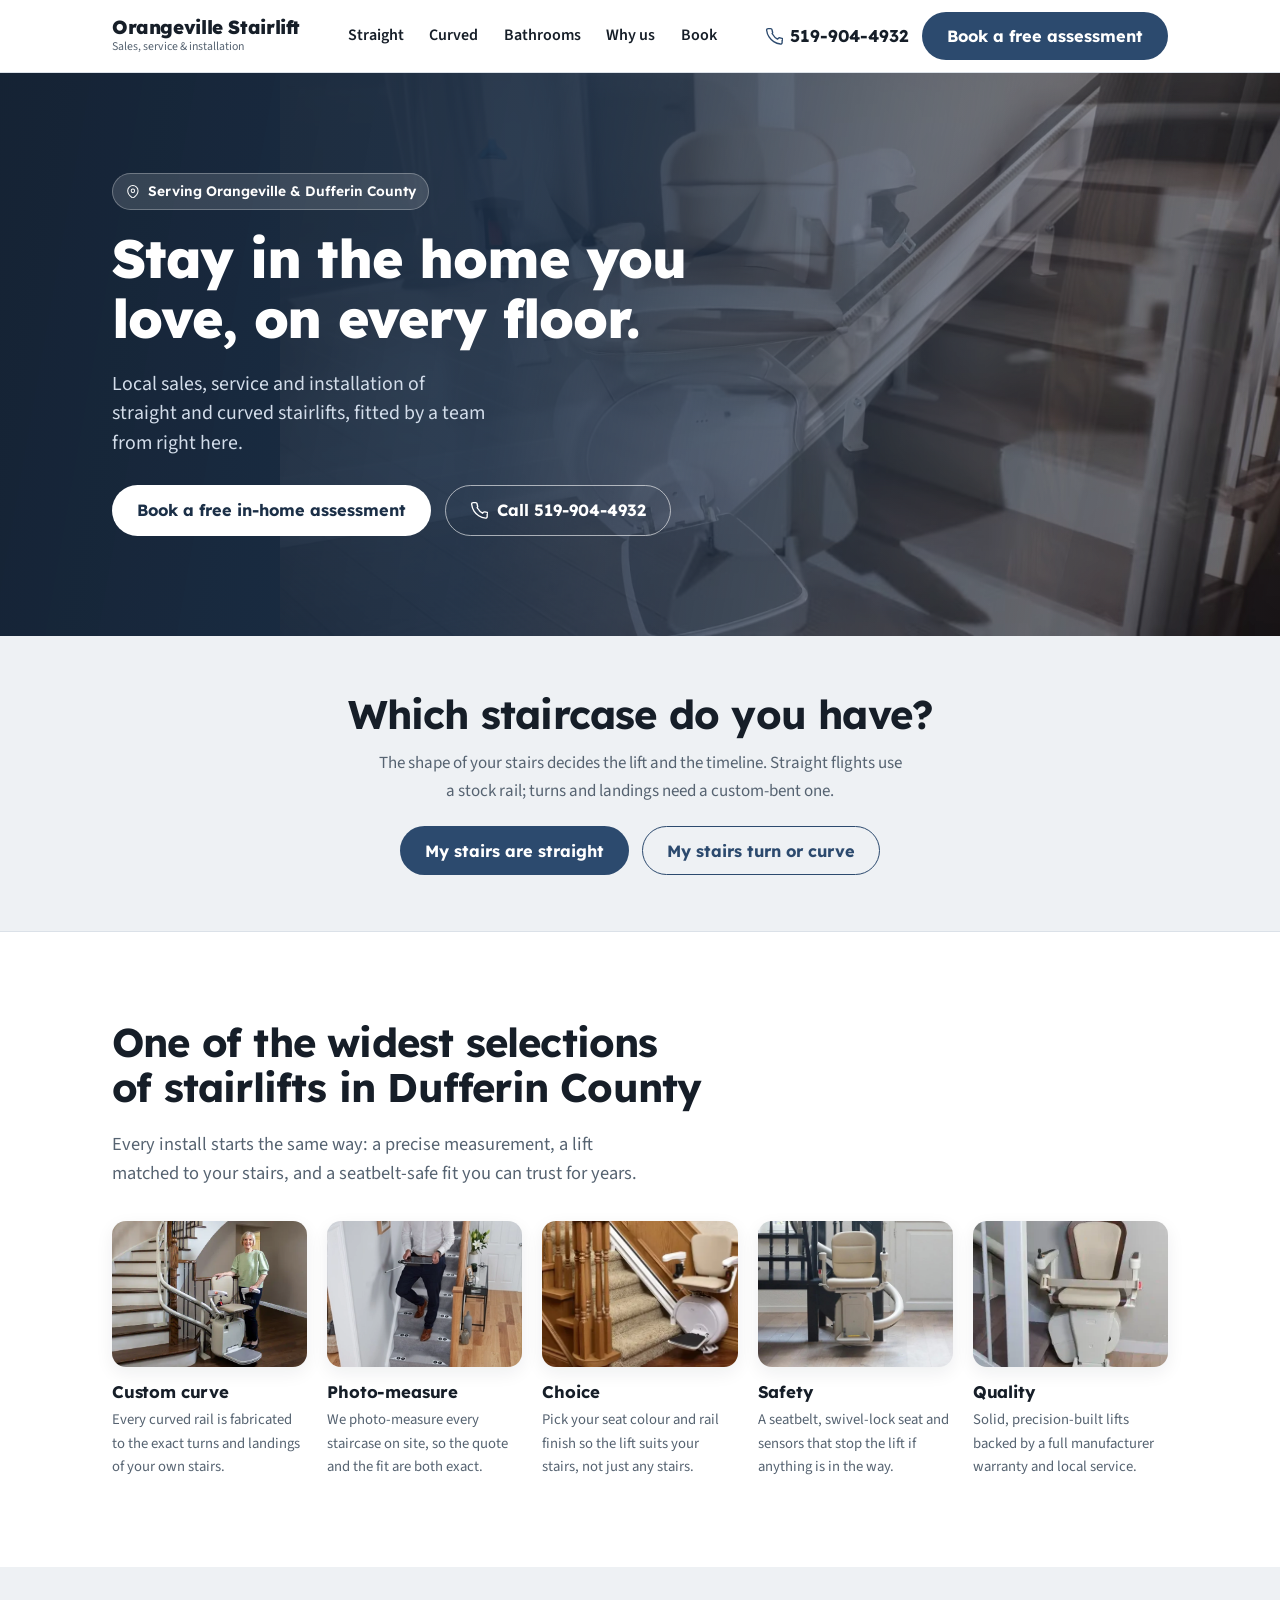
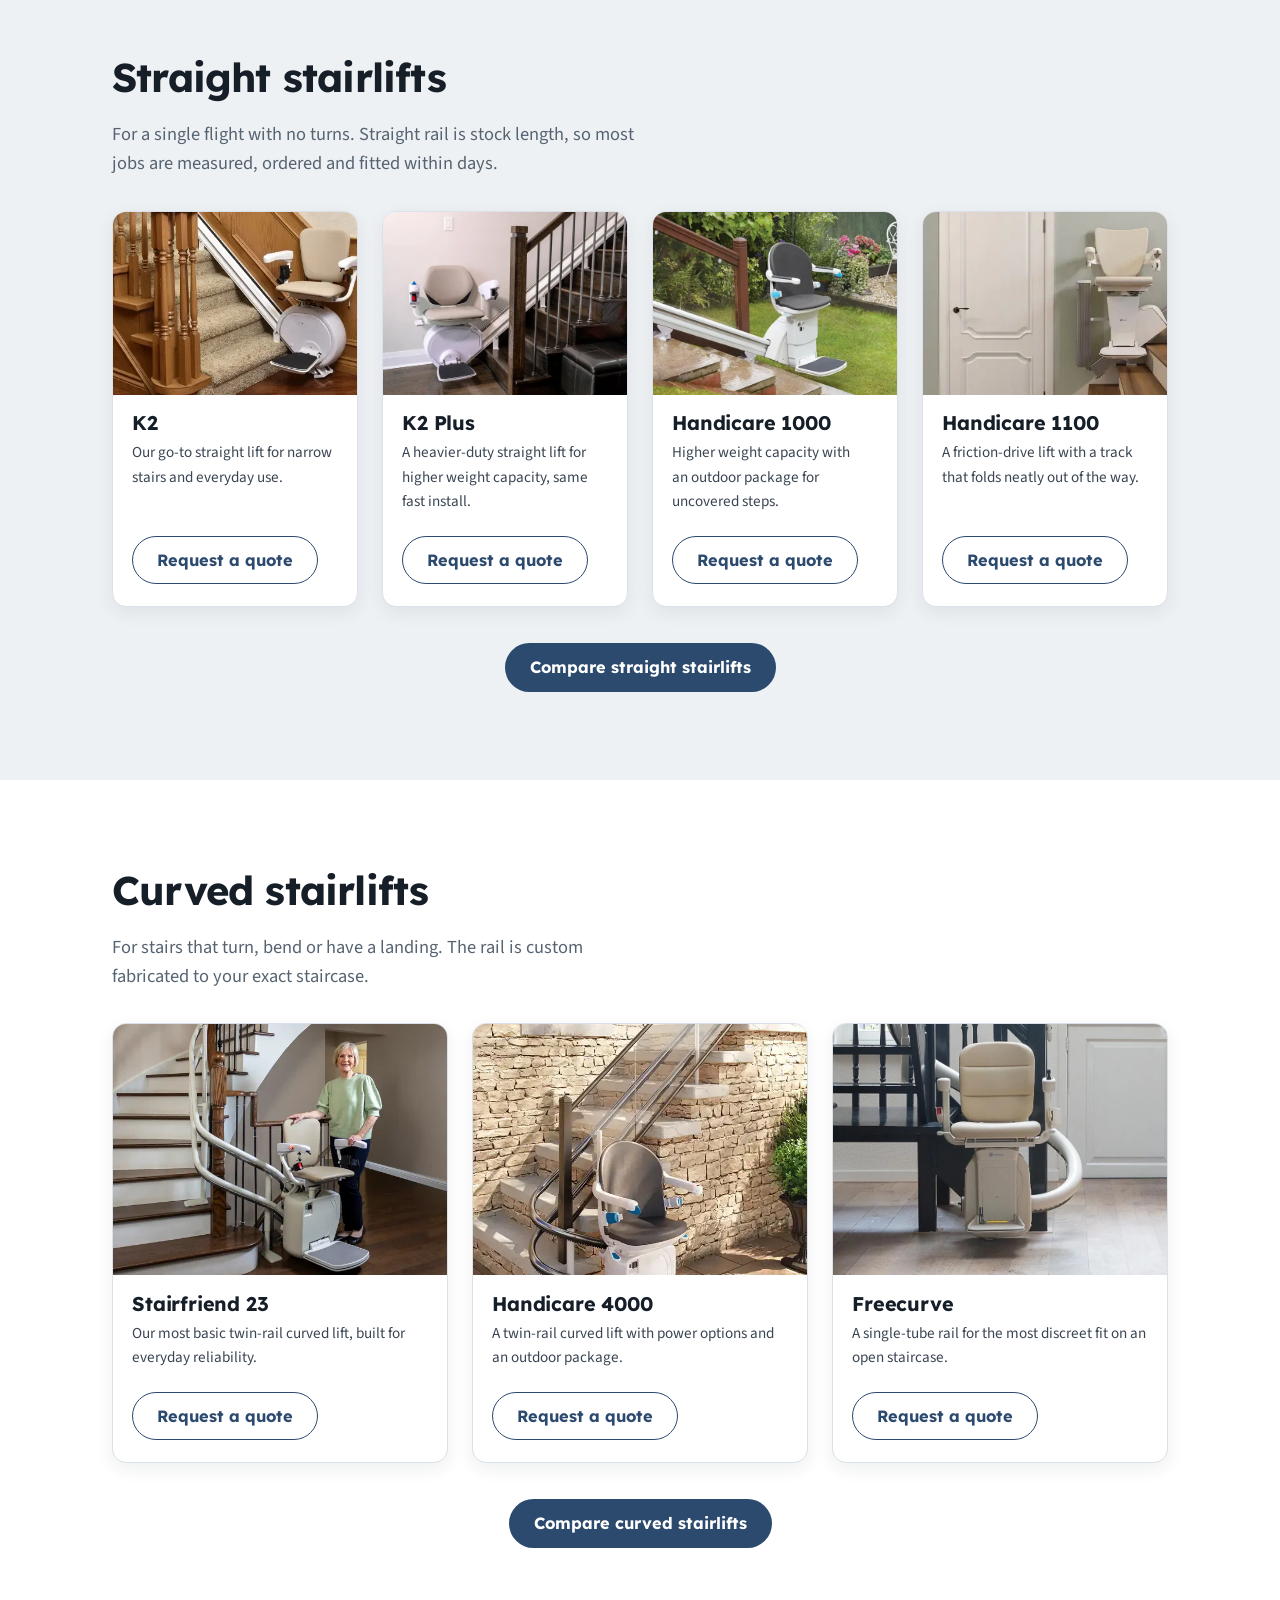
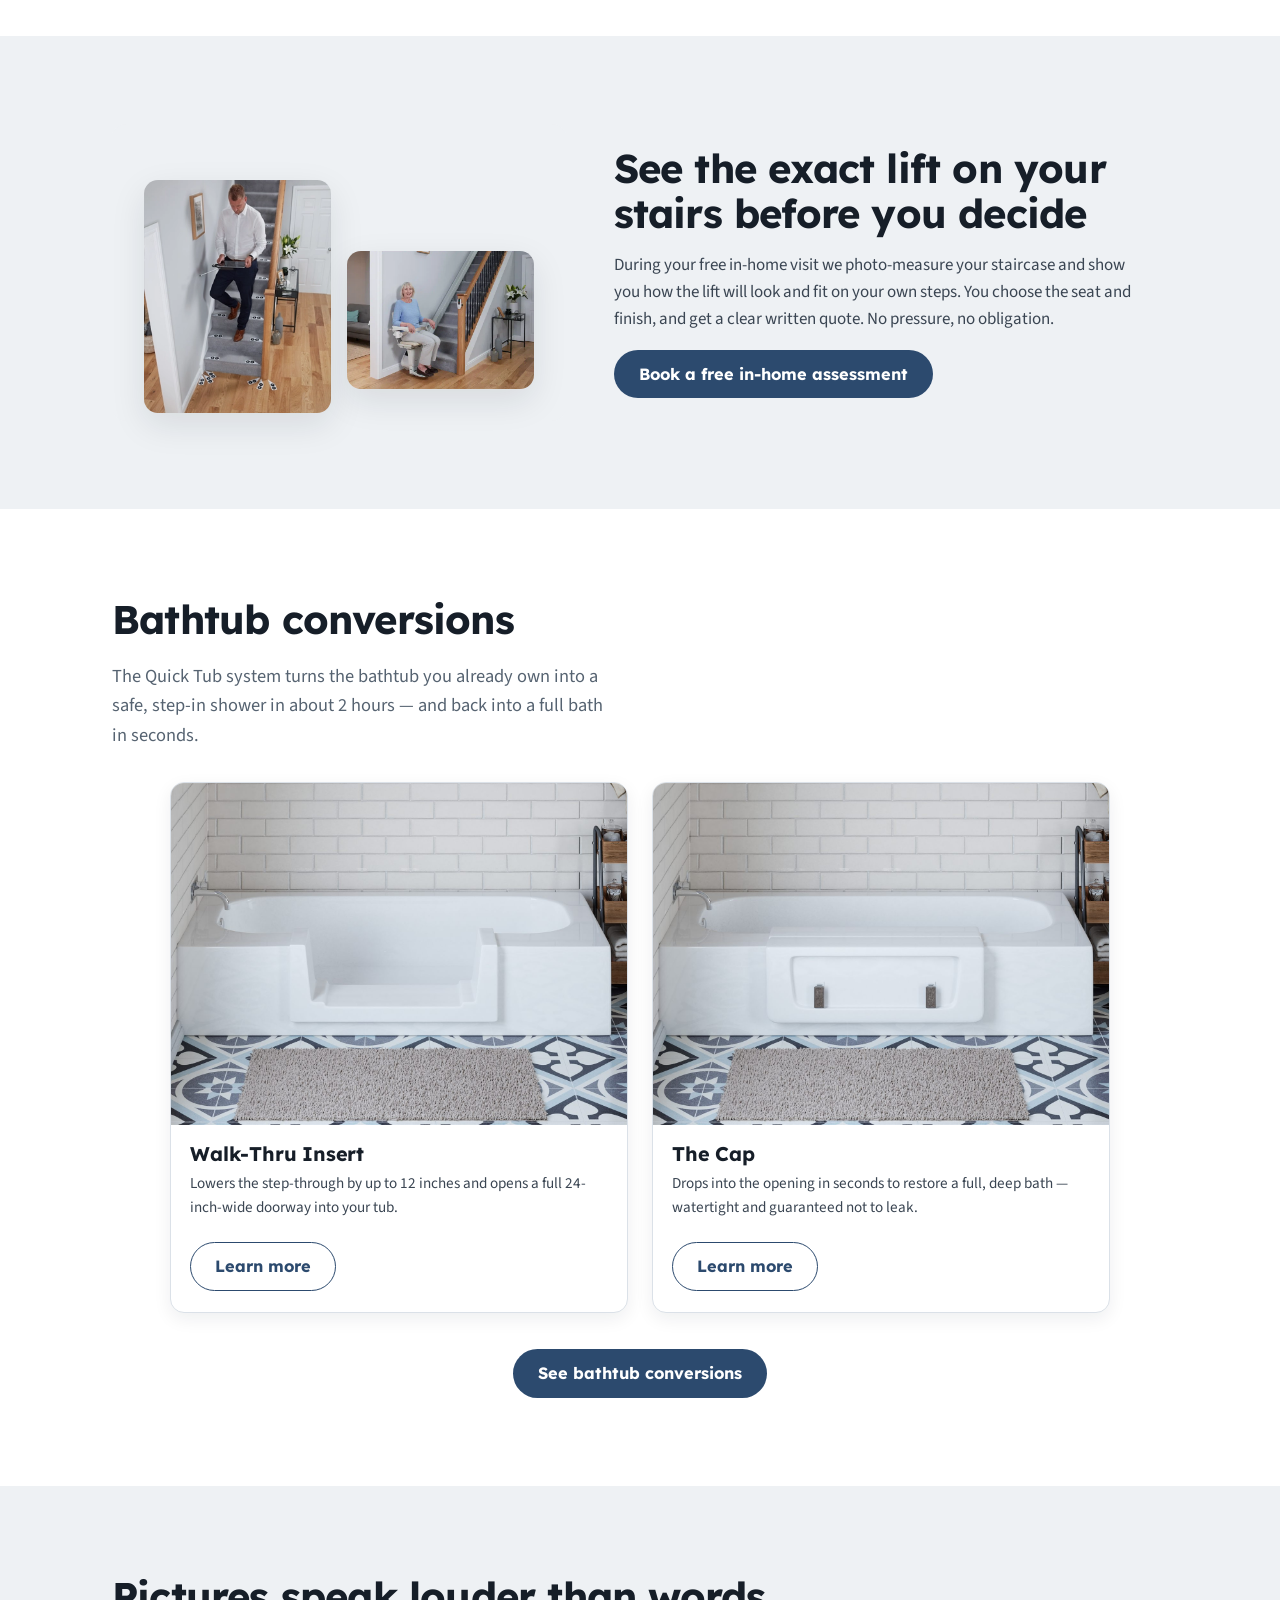
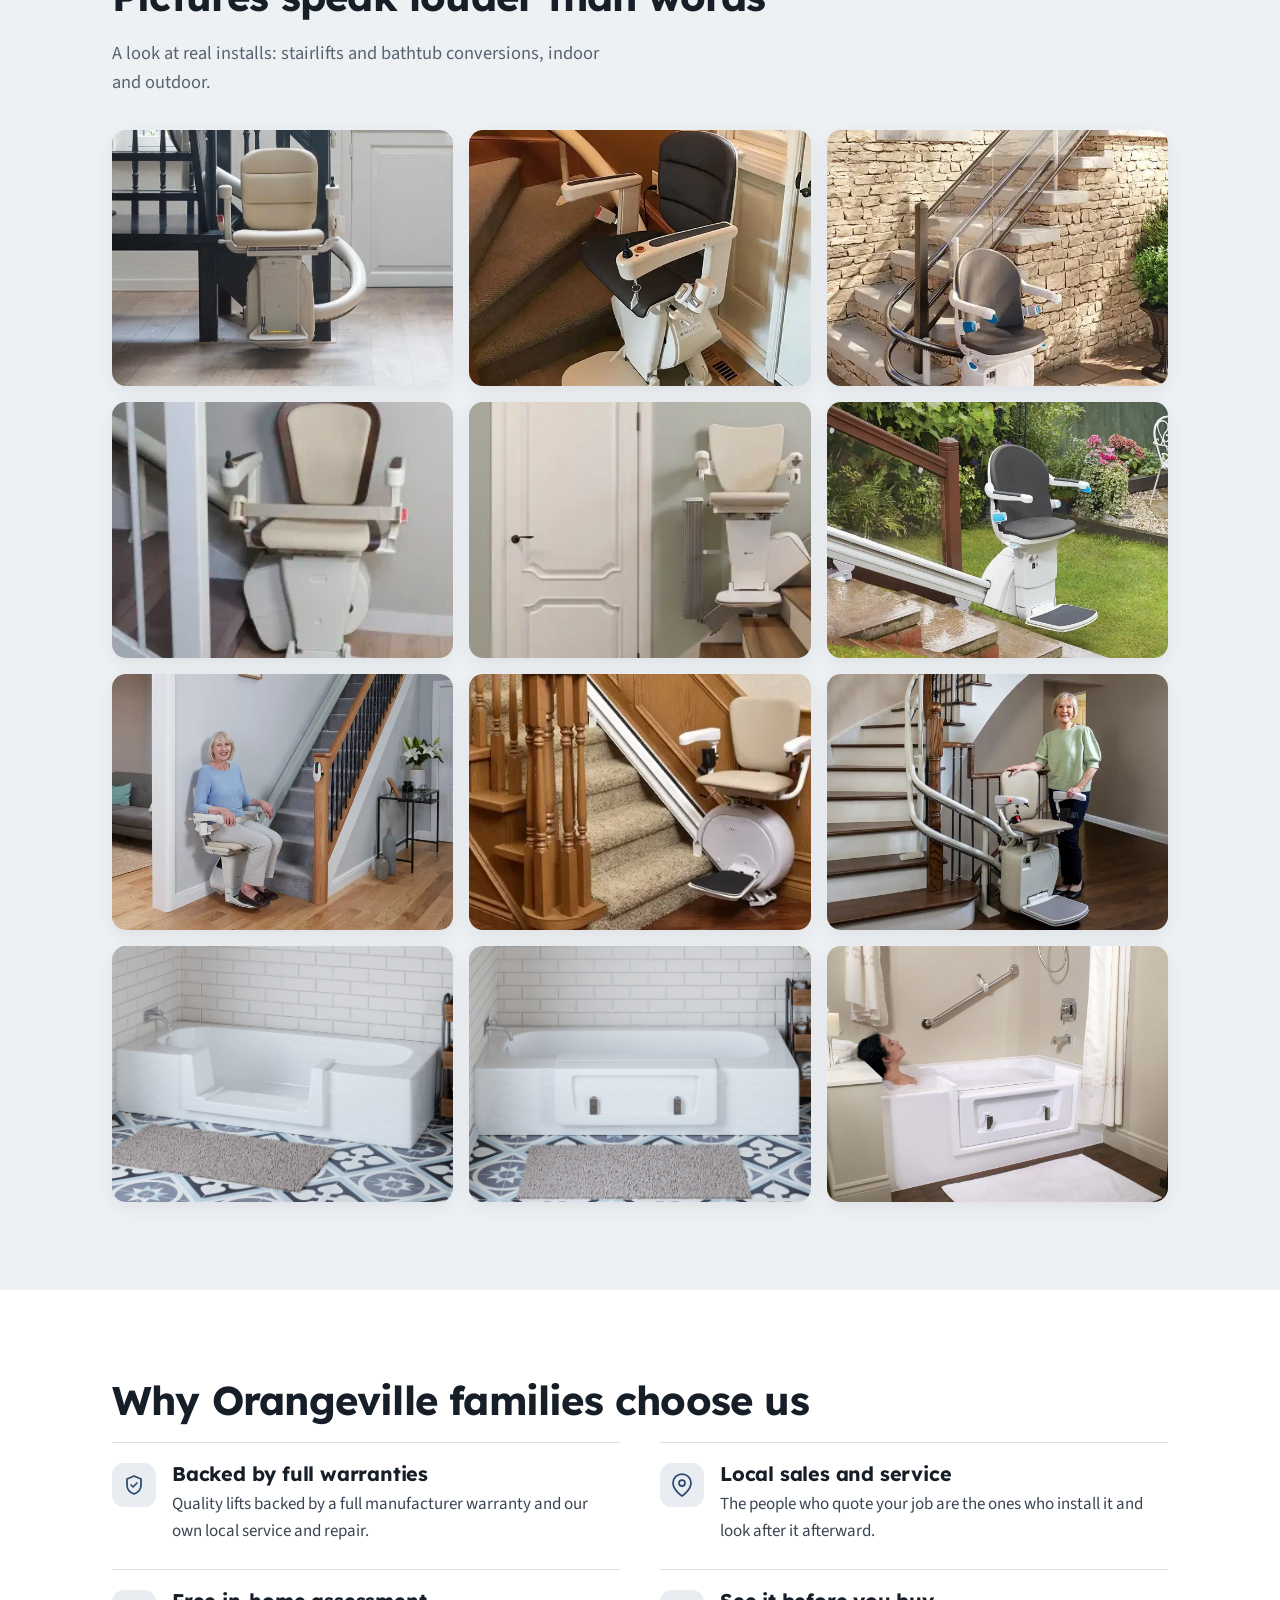
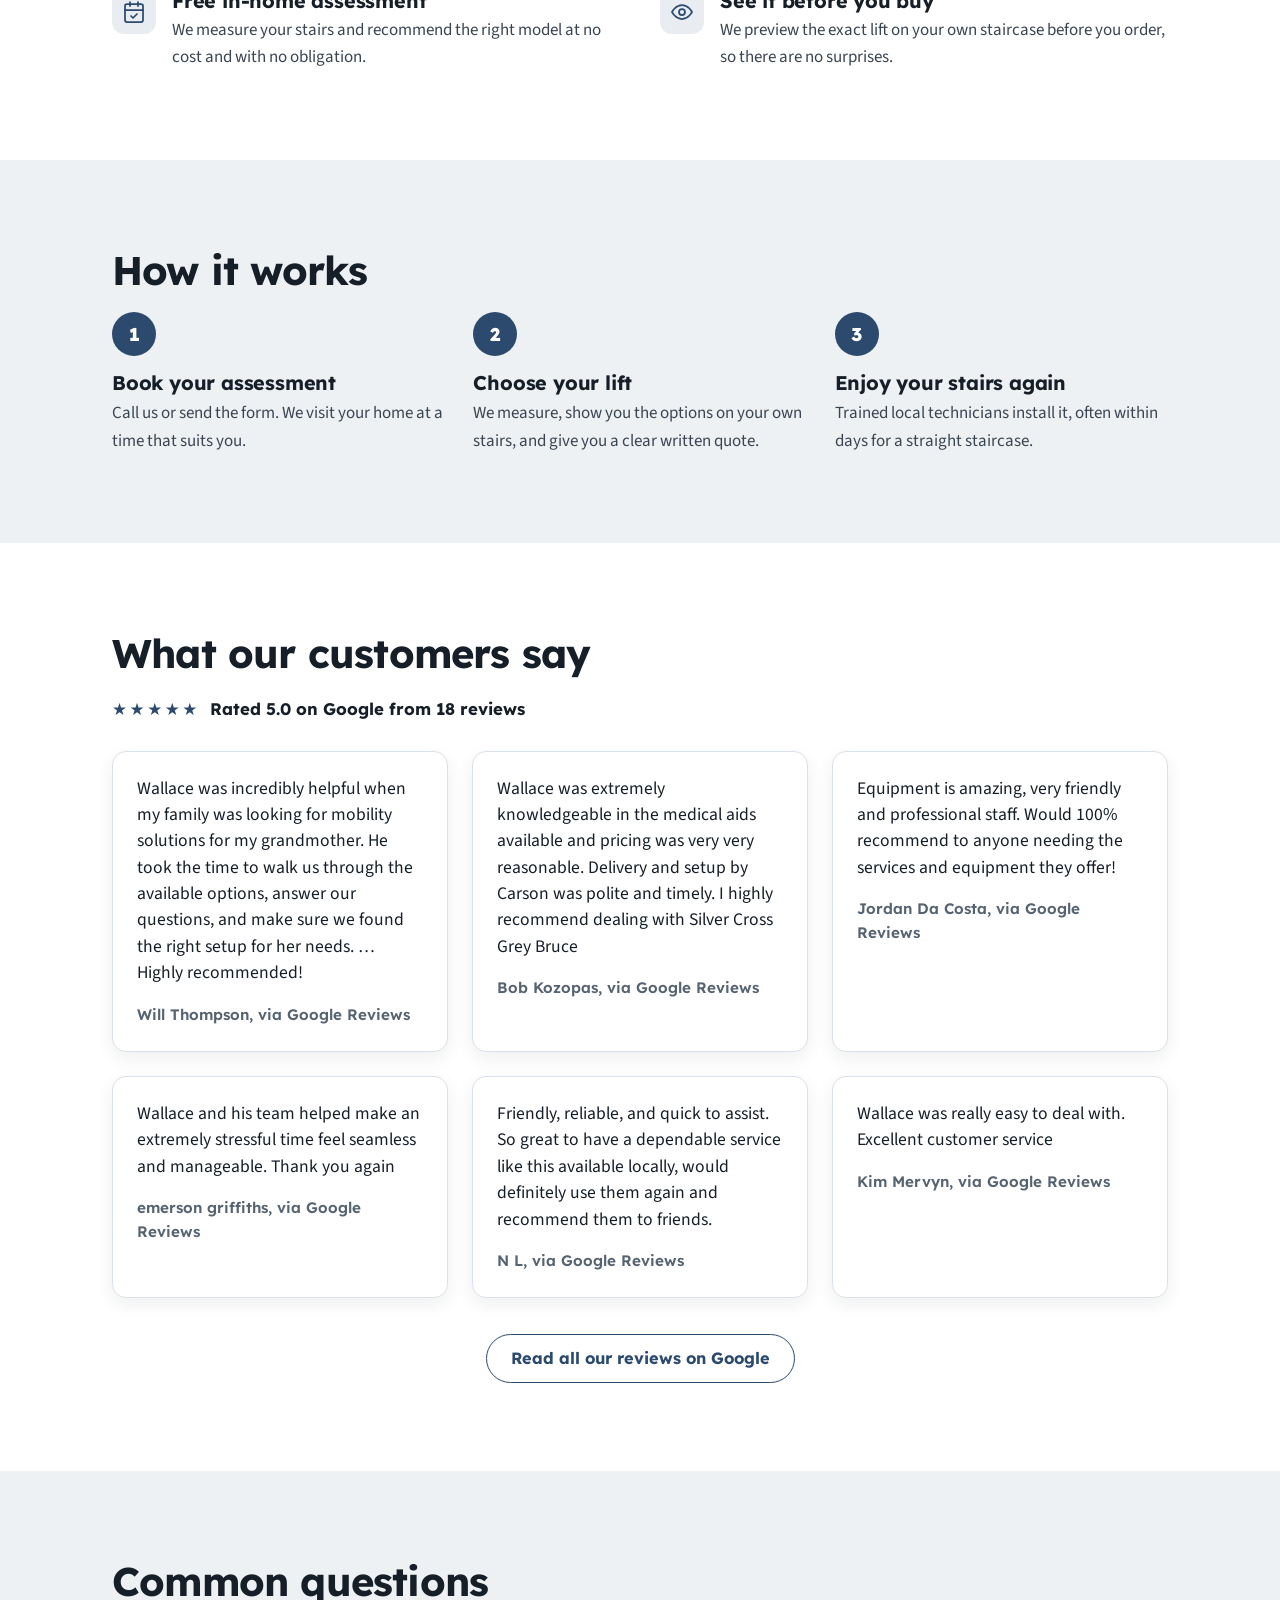
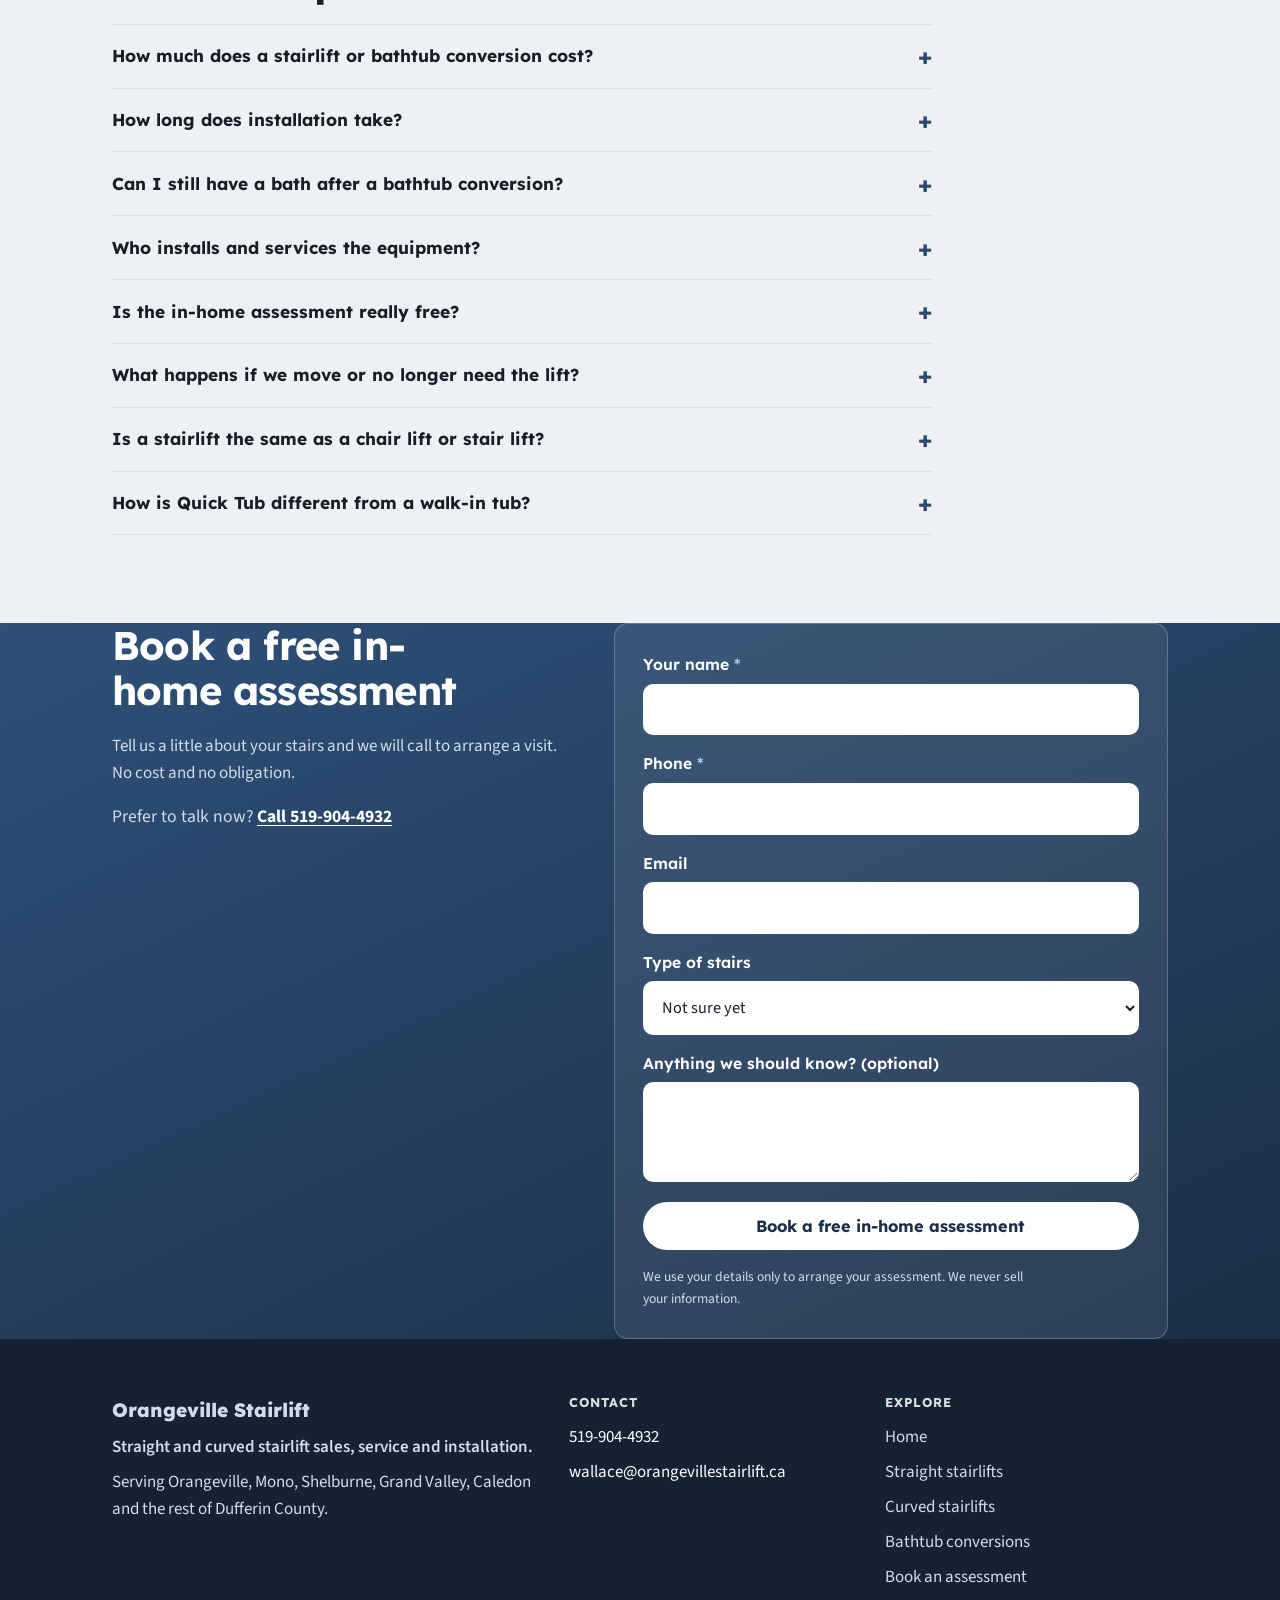
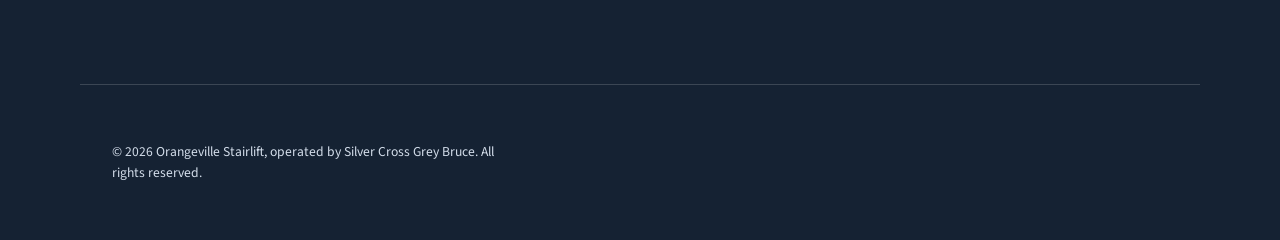
<file: index.html>
<!DOCTYPE html>
<html lang="en-CA">
<head>
<meta charset="utf-8">
<meta name="viewport" content="width=device-width, initial-scale=1">
<title>Orangeville Stairlift | Stairlifts &amp; Bathtub Conversions</title>
<meta name="description" content="Straight and curved stairlifts and Quick Tub bathtub conversions, sold and installed locally in Orangeville and Dufferin County. Free in-home assessment.">
<meta name="theme-color" content="#1b2f47">
<link rel="icon" type="image/svg+xml" href="favicon.svg">
<link rel="icon" type="image/png" sizes="48x48" href="favicon-48.png">
<link rel="icon" type="image/png" sizes="192x192" href="favicon-192.png">
<link rel="apple-touch-icon" href="apple-touch-icon.png">
<link rel="canonical" href="https://orangevillestairlift.ca/">
<meta property="og:type" content="website">
<meta property="og:site_name" content="Orangeville Stairlift">
<meta property="og:locale" content="en_CA">
<meta property="og:title" content="Orangeville Stairlift | Stairlifts &amp; Bathtub Conversions">
<meta property="og:description" content="Straight and curved stairlifts and Quick Tub bathtub conversions, sold and installed locally in Orangeville and Dufferin County. Free in-home assessment.">
<meta property="og:url" content="https://orangevillestairlift.ca/">
<meta property="og:image" content="https://orangevillestairlift.ca/images/hero.webp">
<meta name="twitter:card" content="summary_large_image">
<link rel="stylesheet" href="styles.css">
<script src="tracking.js" defer></script>
</head>
<body>
<a class="skip" href="#main">Skip to content</a>

<!-- ===== Header ===== -->
<header class="site-header">
  <div class="wrap nav">
    <a class="brand" href="./">
      <b>Orangeville Stairlift</b>
      <span>Sales, service &amp; installation</span>
    </a>
    <nav class="nav-links" aria-label="Primary">
      <a href="straight-stairlifts">Straight</a>
      <a href="curved-stairlifts">Curved</a>
      <a href="bathrooms">Bathrooms</a>
      <a href="#why">Why us</a>
      <a href="#book">Book</a>
    </nav>
    <div class="nav-actions">
      <a class="nav-phone" href="tel:+15199044932" aria-label="Call 519-904-4932">
        <svg viewBox="0 0 24 24" fill="none" stroke="currentColor" stroke-width="1.75" stroke-linecap="round" stroke-linejoin="round" aria-hidden="true"><path d="M22 16.9v3a2 2 0 0 1-2.2 2 19.8 19.8 0 0 1-8.6-3.1 19.5 19.5 0 0 1-6-6A19.8 19.8 0 0 1 2.1 4.2 2 2 0 0 1 4.1 2h3a2 2 0 0 1 2 1.7c.1.9.3 1.8.6 2.6a2 2 0 0 1-.5 2.1L10 9.6a16 16 0 0 0 6 6l1.2-1.2a2 2 0 0 1 2.1-.4c.8.3 1.7.5 2.6.6a2 2 0 0 1 1.7 2Z"/></svg>
        <span>519-904-4932</span>
      </a>
      <a class="btn btn--solid nav-book" href="#book">Book a free assessment</a>
      <details class="m-menu">
        <summary aria-label="Open menu">
          <svg viewBox="0 0 24 24" fill="none" stroke="currentColor" stroke-width="1.75" stroke-linecap="round" aria-hidden="true"><path d="M4 7h16M4 12h16M4 17h16"/></svg>
        </summary>
        <div class="m-panel">
          <a href="straight-stairlifts">Straight stairlifts</a>
          <a href="curved-stairlifts">Curved stairlifts</a>
          <a href="bathrooms">Bathtub conversions</a>
          <a href="#why">Why us</a>
          <a href="#book">Book a free assessment</a>
          <a href="tel:+15199044932">Call 519-904-4932</a>
        </div>
      </details>
    </div>
  </div>
</header>

<main id="main">

  <!-- ===== Hero (full-bleed video) ===== -->
  <section class="hero-photo">
    <video class="hero-bg" poster="images/hero.webp" autoplay muted loop playsinline aria-hidden="true">
      <source src="images/hero.webm" type="video/webm">
    </video>
    <div class="scrim"></div>
    <div class="wrap">
      <div class="hero-inner">
        <span class="hero-badge">
          <svg viewBox="0 0 24 24" fill="none" stroke="currentColor" stroke-width="1.75" stroke-linecap="round" stroke-linejoin="round" aria-hidden="true"><path d="M21 10c0 7-9 13-9 13s-9-6-9-13a9 9 0 0 1 18 0Z"/><circle cx="12" cy="10" r="3"/></svg>
          Serving Orangeville &amp; Dufferin County
        </span>
        <h1>Stay in the home you love, on every floor.</h1>
        <p class="lead">Local sales, service and installation of straight and curved stairlifts, fitted by a team from right here.</p>
        <div class="hero-actions">
          <a class="btn btn--onband" href="#book">Book a free in-home assessment</a>
          <a class="btn btn--ghostband" href="tel:+15199044932">
            <svg viewBox="0 0 24 24" fill="none" stroke="currentColor" stroke-width="1.75" stroke-linecap="round" stroke-linejoin="round" aria-hidden="true"><path d="M22 16.9v3a2 2 0 0 1-2.2 2 19.8 19.8 0 0 1-8.6-3.1 19.5 19.5 0 0 1-6-6A19.8 19.8 0 0 1 2.1 4.2 2 2 0 0 1 4.1 2h3a2 2 0 0 1 2 1.7c.1.9.3 1.8.6 2.6a2 2 0 0 1-.5 2.1L10 9.6a16 16 0 0 0 6 6l1.2-1.2a2 2 0 0 1 2.1-.4c.8.3 1.7.5 2.6.6a2 2 0 0 1 1.7 2Z"/></svg>
            Call 519-904-4932
          </a>
        </div>
      </div>
    </div>
  </section>

  <!-- ===== Straight vs curved chooser strip ===== -->
  <section class="compare-strip" aria-label="Choose your staircase type">
    <div class="wrap compare-inner">
      <div class="compare-copy">
        <h2>Which staircase do you have?</h2>
        <p>The shape of your stairs decides the lift and the timeline. Straight flights use a stock rail; turns and landings need a custom-bent one.</p>
        <div class="compare-actions">
          <a class="btn btn--solid" href="straight-stairlifts">My stairs are straight</a>
          <a class="btn btn--ghost" href="curved-stairlifts">My stairs turn or curve</a>
        </div>
      </div>
    </div>
  </section>

  <!-- ===== Feature showcase ===== -->
  <section class="section" id="lifts">
    <div class="wrap">
      <h2>One of the widest selections of stairlifts in Dufferin County</h2>
      <p class="section-lead">Every install starts the same way: a precise measurement, a lift matched to your stairs, and a seatbelt-safe fit you can trust for years.</p>
      <div class="feature-grid">
        <div class="feature-card">
          <img src="images/curved-dual-rail.webp" alt="A custom-bent twin rail following a curved wooden staircase" loading="lazy" width="640" height="449">
          <h3>Custom curve</h3>
          <p>Every curved rail is fabricated to the exact turns and landings of your own stairs.</p>
        </div>
        <div class="feature-card">
          <img src="images/assessment.webp" alt="A specialist measuring a staircase with a tablet during a home visit" loading="lazy" width="288" height="360">
          <h3>Photo-measure</h3>
          <p>We photo-measure every staircase on site, so the quote and the fit are both exact.</p>
        </div>
        <div class="feature-card">
          <img src="images/straight-closeup.webp" alt="A stairlift with a beige seat matched to a golden oak staircase" loading="lazy" width="500" height="300">
          <h3>Choice</h3>
          <p>Pick your seat colour and rail finish so the lift suits your stairs, not just any stairs.</p>
        </div>
        <div class="feature-card">
          <img src="images/freecurve final.jpg" alt="A cream Freecurve stairlift parked at the foot of a curved black staircase" loading="lazy" width="853" height="640">
          <h3>Safety</h3>
          <p>A seatbelt, swivel-lock seat and sensors that stop the lift if anything is in the way.</p>
        </div>
        <div class="feature-card">
          <img src="images/straight-highend.webp" alt="A cream stairlift folded compactly at the foot of the stairs" loading="lazy" width="256" height="393">
          <h3>Quality</h3>
          <p>Solid, precision-built lifts backed by a full manufacturer warranty and local service.</p>
        </div>
      </div>
    </div>
  </section>

  <!-- ===== Straight stairlifts ===== -->
  <section class="section mist">
    <div class="wrap">
      <h2>Straight stairlifts</h2>
      <p class="section-lead">For a single flight with no turns. Straight rail is stock length, so most jobs are measured, ordered and fitted within days.</p>
      <div class="product-grid">
        <div class="product-card">
          <img src="images/straight-closeup.webp" alt="A stairlift with a beige seat matched to a golden oak staircase" loading="lazy" width="500" height="300">
          <div class="product-body">
            <h3>K2</h3>
            <p>Our go-to straight lift for narrow stairs and everyday use.</p>
            <a class="btn btn--ghost" href="straight-stairlifts">Request a quote</a>
          </div>
        </div>
        <div class="product-card">
          <img src="images/straight.webp" alt="A beige straight stairlift beside a dark wood staircase" loading="lazy" width="640" height="473">
          <div class="product-body">
            <h3>K2 Plus</h3>
            <p>A heavier-duty straight lift for higher weight capacity, same fast install.</p>
            <a class="btn btn--ghost" href="straight-stairlifts">Request a quote</a>
          </div>
        </div>
        <div class="product-card">
          <img src="images/outdoor-garden.webp" alt="A straight stairlift installed on outdoor garden steps" loading="lazy" width="640" height="470">
          <div class="product-body">
            <h3>Handicare 1000</h3>
            <p>Higher weight capacity with an outdoor package for uncovered steps.</p>
            <a class="btn btn--ghost" href="straight-stairlifts">Request a quote</a>
          </div>
        </div>
        <div class="product-card">
          <img src="images/folded-door.webp" alt="A stairlift folded flat beside a white interior door" loading="lazy" width="500" height="300">
          <div class="product-body">
            <h3>Handicare 1100</h3>
            <p>A friction-drive lift with a track that folds neatly out of the way.</p>
            <a class="btn btn--ghost" href="straight-stairlifts">Request a quote</a>
          </div>
        </div>
      </div>
      <div class="section-cta">
        <a class="btn btn--solid" href="straight-stairlifts">Compare straight stairlifts</a>
      </div>
    </div>
  </section>

  <!-- ===== Curved stairlifts ===== -->
  <section class="section">
    <div class="wrap">
      <h2>Curved stairlifts</h2>
      <p class="section-lead">For stairs that turn, bend or have a landing. The rail is custom fabricated to your exact staircase.</p>
      <div class="product-grid product-grid--3">
        <div class="product-card">
          <img src="images/curved-dual-rail.webp" alt="A woman standing beside her twin-rail curved stairlift on a wooden staircase" loading="lazy" width="640" height="449">
          <div class="product-body">
            <h3>Stairfriend 23</h3>
            <p>Our most basic twin-rail curved lift, built for everyday reliability.</p>
            <a class="btn btn--ghost" href="curved-stairlifts">Request a quote</a>
          </div>
        </div>
        <div class="product-card">
          <img src="images/curved-outside.webp" alt="A twin-rail curved stairlift on outdoor stone steps" loading="lazy" width="640" height="843">
          <div class="product-body">
            <h3>Handicare 4000</h3>
            <p>A twin-rail curved lift with power options and an outdoor package.</p>
            <a class="btn btn--ghost" href="curved-stairlifts">Request a quote</a>
          </div>
        </div>
        <div class="product-card">
          <img src="images/freecurve final.jpg" alt="A cream single-tube Freecurve stairlift at the foot of a curved black staircase" loading="lazy" width="853" height="640">
          <div class="product-body">
            <h3>Freecurve</h3>
            <p>A single-tube rail for the most discreet fit on an open staircase.</p>
            <a class="btn btn--ghost" href="curved-stairlifts">Request a quote</a>
          </div>
        </div>
      </div>
      <div class="section-cta">
        <a class="btn btn--solid" href="curved-stairlifts">Compare curved stairlifts</a>
      </div>
    </div>
  </section>

  <!-- ===== Human assessment band ===== -->
  <section class="section mist">
    <div class="wrap split">
      <div class="split-media">
        <img src="images/assessment.webp" alt="A specialist measuring a staircase with a tablet during a home visit" loading="lazy" width="288" height="360">
        <img src="images/straight-lady.webp" alt="A woman seated comfortably on her stairlift at the foot of a carpeted staircase" loading="lazy" width="640" height="474">
      </div>
      <div class="split-copy">
        <h2>See the exact lift on your stairs before you decide</h2>
        <p>During your free in-home visit we photo-measure your staircase and show you how the lift will look and fit on your own steps. You choose the seat and finish, and get a clear written quote. No pressure, no obligation.</p>
        <a class="btn btn--solid" href="#book">Book a free in-home assessment</a>
      </div>
    </div>
  </section>

  <!-- ===== Bathtub conversions ===== -->
  <section class="section">
    <div class="wrap">
      <h2>Bathtub conversions</h2>
      <p class="section-lead">The Quick Tub system turns the bathtub you already own into a safe, step-in shower in about 2 hours — and back into a full bath in seconds.</p>
      <div class="product-grid product-grid--2">
        <div class="product-card">
          <img src="images/bath-insert-open.jpg" alt="Bathtub with the walk-thru insert open for easy step-in access" loading="lazy" width="1600" height="1067">
          <div class="product-body">
            <h3>Walk-Thru Insert</h3>
            <p>Lowers the step-through by up to 12 inches and opens a full 24-inch-wide doorway into your tub.</p>
            <a class="btn btn--ghost" href="bathrooms">Learn more</a>
          </div>
        </div>
        <div class="product-card">
          <img src="images/bath-cap-closed.jpg" alt="The same bathtub with the cap dropped in, ready for a full bath" loading="lazy" width="1600" height="1067">
          <div class="product-body">
            <h3>The Cap</h3>
            <p>Drops into the opening in seconds to restore a full, deep bath — watertight and guaranteed not to leak.</p>
            <a class="btn btn--ghost" href="bathrooms">Learn more</a>
          </div>
        </div>
      </div>
      <div class="section-cta">
        <a class="btn btn--solid" href="bathrooms">See bathtub conversions</a>
      </div>
    </div>
  </section>

  <!-- ===== Gallery ===== -->
  <section class="section mist">
    <div class="wrap">
      <h2>Pictures speak louder than words</h2>
      <p class="section-lead">A look at real installs: stairlifts and bathtub conversions, indoor and outdoor.</p>
      <div class="gallery-grid">
        <img src="images/freecurve final.jpg" alt="A cream Freecurve stairlift parked at the foot of a curved black staircase" loading="lazy" width="853" height="640">
        <img src="images/Single-rail-stairlift-for-curved-stairs-custom-made (2).jpg" alt="A single-rail stairlift custom made for a curved carpeted staircase" loading="lazy" width="601" height="721">
        <img src="images/curved-outside.webp" alt="A twin-rail curved stairlift on outdoor stone steps" loading="lazy" width="640" height="843">
        <img src="images/straight-highend.webp" alt="A cream stairlift folded compactly at the foot of the stairs" loading="lazy" width="256" height="393">
        <img src="images/folded-door.webp" alt="A stairlift folded flat beside a white interior door" loading="lazy" width="500" height="300">
        <img src="images/outdoor-garden.webp" alt="A straight stairlift installed on outdoor garden steps" loading="lazy" width="640" height="470">
        <img src="images/straight-lady.webp" alt="A woman seated comfortably on her stairlift at the foot of a carpeted staircase" loading="lazy" width="640" height="474">
        <img src="images/straight-closeup.webp" alt="A stairlift with a beige seat matched to a golden oak staircase" loading="lazy" width="500" height="300">
        <img src="images/curved-dual-rail.webp" alt="A woman standing beside her twin-rail curved stairlift on a wooden staircase" loading="lazy" width="640" height="449">
        <img src="images/bath-after.jpg" alt="A bathtub with a walk-thru opening cut into the side" loading="lazy" width="1600" height="1067">
        <img src="images/bath-cap-closed.jpg" alt="The cap in place, restoring the tub for a full bath" loading="lazy" width="1600" height="1067">
        <img src="images/bath-relaxing.jpg" alt="A woman enjoying a full bath with the cap installed" loading="lazy" width="1600" height="900">
      </div>
    </div>
  </section>

  <!-- ===== Why us ===== -->
  <section class="section" id="why">
    <div class="wrap">
      <h2>Why Orangeville families choose us</h2>
      <div class="why-grid">
        <div class="why-item">
          <span class="why-ic"><svg viewBox="0 0 24 24" fill="none" stroke="currentColor" stroke-width="1.75" stroke-linecap="round" stroke-linejoin="round" aria-hidden="true"><path d="M12 3l7 3v6c0 4.5-3 7.5-7 9-4-1.5-7-4.5-7-9V6l7-3Z"/><path d="M9 12l2 2 4-4"/></svg></span>
          <div><h3>Backed by full warranties</h3><p>Quality lifts backed by a full manufacturer warranty and our own local service and repair.</p></div>
        </div>
        <div class="why-item">
          <span class="why-ic"><svg viewBox="0 0 24 24" fill="none" stroke="currentColor" stroke-width="1.75" stroke-linecap="round" stroke-linejoin="round" aria-hidden="true"><path d="M21 10c0 7-9 13-9 13s-9-6-9-13a9 9 0 0 1 18 0Z"/><circle cx="12" cy="10" r="3"/></svg></span>
          <div><h3>Local sales and service</h3><p>The people who quote your job are the ones who install it and look after it afterward.</p></div>
        </div>
        <div class="why-item">
          <span class="why-ic"><svg viewBox="0 0 24 24" fill="none" stroke="currentColor" stroke-width="1.75" stroke-linecap="round" stroke-linejoin="round" aria-hidden="true"><rect x="3" y="4" width="18" height="18" rx="2"/><path d="M16 2v4M8 2v4M3 10h18M9 16l2 2 4-4"/></svg></span>
          <div><h3>Free in-home assessment</h3><p>We measure your stairs and recommend the right model at no cost and with no obligation.</p></div>
        </div>
        <div class="why-item">
          <span class="why-ic"><svg viewBox="0 0 24 24" fill="none" stroke="currentColor" stroke-width="1.75" stroke-linecap="round" stroke-linejoin="round" aria-hidden="true"><path d="M2 12s3.5-7 10-7 10 7 10 7-3.5 7-10 7-10-7-10-7Z"/><circle cx="12" cy="12" r="3"/></svg></span>
          <div><h3>See it before you buy</h3><p>We preview the exact lift on your own staircase before you order, so there are no surprises.</p></div>
        </div>
      </div>
    </div>
  </section>

  <!-- ===== How it works ===== -->
  <section class="section mist">
    <div class="wrap">
      <h2>How it works</h2>
      <ol class="steps-grid">
        <li class="step"><span class="step-n">1</span><h3>Book your assessment</h3><p>Call us or send the form. We visit your home at a time that suits you.</p></li>
        <li class="step"><span class="step-n">2</span><h3>Choose your lift</h3><p>We measure, show you the options on your own stairs, and give you a clear written quote.</p></li>
        <li class="step"><span class="step-n">3</span><h3>Enjoy your stairs again</h3><p>Trained local technicians install it, often within days for a straight staircase.</p></li>
      </ol>
    </div>
  </section>

  <!-- ===== Reviews (verbatim from Google Reviews of Silver Cross Grey Bruce) ===== -->
  <section class="section">
    <div class="wrap">
      <h2>What our customers say</h2>
      <p class="rating-line"><span class="stars" aria-hidden="true">&#9733;&#9733;&#9733;&#9733;&#9733;</span> Rated 5.0 on Google from 18 reviews</p>
      <div class="quote-grid">
        <figure class="quote"><blockquote>Wallace was incredibly helpful when my family was looking for mobility solutions for my grandmother. He took the time to walk us through the available options, answer our questions, and make sure we found the right setup for her needs. &hellip; Highly recommended!</blockquote><figcaption>Will Thompson, via Google Reviews</figcaption></figure>
        <figure class="quote"><blockquote>Wallace was extremely knowledgeable in the medical aids available and pricing was very very reasonable. Delivery and setup by Carson was polite and timely. I highly recommend dealing with Silver Cross Grey Bruce</blockquote><figcaption>Bob Kozopas, via Google Reviews</figcaption></figure>
        <figure class="quote"><blockquote>Equipment is amazing, very friendly and professional staff. Would 100% recommend to anyone needing the services and equipment they offer!</blockquote><figcaption>Jordan Da Costa, via Google Reviews</figcaption></figure>
        <figure class="quote"><blockquote>Wallace and his team helped make an extremely stressful time feel seamless and manageable. Thank you again</blockquote><figcaption>emerson griffiths, via Google Reviews</figcaption></figure>
        <figure class="quote"><blockquote>Friendly, reliable, and quick to assist. So great to have a dependable service like this available locally, would definitely use them again and recommend them to friends.</blockquote><figcaption>N L, via Google Reviews</figcaption></figure>
        <figure class="quote"><blockquote>Wallace was really easy to deal with. Excellent customer service</blockquote><figcaption>Kim Mervyn, via Google Reviews</figcaption></figure>
      </div>
      <div class="section-cta">
        <a class="btn btn--ghost" href="https://maps.app.goo.gl/qf5YQzcDQCViLzCb7" target="_blank" rel="noopener">Read all our reviews on Google</a>
      </div>
    </div>
  </section>

  <!-- ===== FAQ ===== -->
  <section class="section mist" id="faq">
    <div class="wrap">
      <h2>Common questions</h2>
      <div class="faq-list">
        <details class="faq">
          <summary>How much does a stairlift or bathtub conversion cost?</summary>
          <p>Every staircase and bathroom is different, so we quote after the free in-home assessment. You get a clear written quote on the spot, with no cost and no obligation.</p>
        </details>
        <details class="faq">
          <summary>How long does installation take?</summary>
          <p>Most straight stairlifts are installed in a few hours, often within days of ordering. Curved lifts take a little longer because the rail is custom made for your staircase. A bathtub conversion is typically done in about 2 hours.</p>
        </details>
        <details class="faq">
          <summary>Can I still have a bath after a bathtub conversion?</summary>
          <p>Yes. The Quick Tub cap drops into the walk-thru opening and seals watertight, so your tub holds a full bath again. It goes in and out in seconds with no tools.</p>
        </details>
        <details class="faq">
          <summary>Who installs and services the equipment?</summary>
          <p>Our own local team. The people who measure your home are the ones who install the equipment and look after it afterward, backed by full manufacturer warranties.</p>
        </details>
        <details class="faq">
          <summary>Is the in-home assessment really free?</summary>
          <p>Yes. We visit your home, photo-measure your stairs or bathroom, show you the options, and leave you a written quote. There is no charge and no obligation to buy.</p>
        </details>
        <details class="faq">
          <summary>What happens if we move or no longer need the lift?</summary>
          <p>Stairlifts can be removed and the staircase restored. Ask us about your options during the assessment and we will walk you through them.</p>
        </details>
        <details class="faq">
          <summary>Is a stairlift the same as a chair lift or stair lift?</summary>
          <p>Yes. Stairlift, stair lift and chair lift for stairs are different names for the same thing: a motorized seat that carries you up and down the staircase on a rail. We sell, install and service both straight and curved models.</p>
        </details>
        <details class="faq">
          <summary>How is Quick Tub different from a walk-in tub?</summary>
          <p>A walk-in tub replaces your bathtub and usually means a renovation. Quick Tub converts the tub you already own into a step-in shower in about 2 hours, and the drop-in cap still gives you a full, deep bath whenever you want one.</p>
        </details>
      </div>
    </div>
  </section>

  <!-- ===== Book / assessment ===== -->
  <section class="band cta" id="book">
    <div class="wrap cta-grid">
      <div class="cta-copy">
        <h2>Book a free in-home assessment</h2>
        <p>Tell us a little about your stairs and we will call to arrange a visit. No cost and no obligation.</p>
        <p class="cta-phone">Prefer to talk now? <a href="tel:+15199044932">Call 519-904-4932</a></p>
      </div>
      <!-- This form needs a handler to actually send. See README (Formspree or Cloudflare Pages Forms). -->
      <form class="form" action="https://formspree.io/f/xeebwbpz" method="post">
        <input type="hidden" name="_subject" value="New booking request from orangevillestairlift.ca">
        <input type="text" name="_gotcha" style="display:none" tabindex="-1" autocomplete="off" aria-hidden="true">
        <div class="field">
          <label for="name">Your name <span class="req" aria-hidden="true">*</span></label>
          <input id="name" name="name" type="text" autocomplete="name" required>
        </div>
        <div class="field">
          <label for="phone">Phone <span class="req" aria-hidden="true">*</span></label>
          <input id="phone" name="phone" type="tel" autocomplete="tel" required>
        </div>
        <div class="field">
          <label for="email">Email</label>
          <input id="email" name="email" type="email" autocomplete="email">
        </div>
        <div class="field">
          <label for="stairs">Type of stairs</label>
          <select id="stairs" name="stairs">
            <option>Not sure yet</option>
            <option>Straight</option>
            <option>Curved or with a landing</option>
          </select>
        </div>
        <div class="field">
          <label for="msg">Anything we should know? (optional)</label>
          <textarea id="msg" name="msg" rows="3"></textarea>
        </div>
        <button class="btn btn--onband" type="submit">Book a free in-home assessment</button>
        <p class="form-fine">We use your details only to arrange your assessment. We never sell your information.</p>
      </form>
    </div>
  </section>

</main>

<!-- ===== Footer ===== -->
<footer class="footer">
  <div class="wrap footer-grid">
    <div>
      <p class="foot-brand">Orangeville Stairlift</p>
      <p class="foot-sub">Straight and curved stairlift sales, service and installation.</p>
      <p>Serving Orangeville, Mono, Shelburne, Grand Valley, Caledon and the rest of Dufferin County.</p>
    </div>
    <div>
      <h4>Contact</h4>
      <p><a href="tel:+15199044932">519-904-4932</a></p>
      <p><a href="mailto:wallace@orangevillestairlift.ca">wallace@orangevillestairlift.ca</a></p>
    </div>
    <nav aria-label="Footer">
      <h4>Explore</h4>
      <a href="./">Home</a>
      <a href="straight-stairlifts">Straight stairlifts</a>
      <a href="curved-stairlifts">Curved stairlifts</a>
          <a href="bathrooms">Bathtub conversions</a>
      <a href="#book">Book an assessment</a>
    </nav>
  </div>
  <div class="wrap foot-legal">
    <p>&copy; 2026 Orangeville Stairlift, operated by Silver Cross Grey Bruce. All rights reserved.</p>
  </div>
</footer>

<!-- Mobile sticky call bar -->
<a class="callbar" href="tel:+15199044932">
  <svg viewBox="0 0 24 24" fill="none" stroke="currentColor" stroke-width="1.75" stroke-linecap="round" stroke-linejoin="round" aria-hidden="true"><path d="M22 16.9v3a2 2 0 0 1-2.2 2 19.8 19.8 0 0 1-8.6-3.1 19.5 19.5 0 0 1-6-6A19.8 19.8 0 0 1 2.1 4.2 2 2 0 0 1 4.1 2h3a2 2 0 0 1 2 1.7c.1.9.3 1.8.6 2.6a2 2 0 0 1-.5 2.1L10 9.6a16 16 0 0 0 6 6l1.2-1.2a2 2 0 0 1 2.1-.4c.8.3 1.7.5 2.6.6a2 2 0 0 1 1.7 2Z"/></svg>
  Call 519-904-4932
</a>

<script type="application/ld+json">
{
  "@context": "https://schema.org",
  "@type": "LocalBusiness",
  "name": "Orangeville Stairlift",
  "description": "Sales, service and installation of straight and curved stairlifts and bathtub conversions in Orangeville and Dufferin County.",
  "telephone": "+1-519-904-4932",
  "email": "wallace@orangevillestairlift.ca",
  "url": "https://orangevillestairlift.ca/",
  "openingHours": "Mo-Su 00:00-24:00",
  "areaServed": ["Orangeville","Mono","Shelburne","Grand Valley","Caledon","Dufferin County"],
  "parentOrganization": {
    "@type": "LocalBusiness",
    "name": "Silver Cross Grey Bruce",
    "url": "https://silvercrossstores.com/locations/grey-bruce/",
    "sameAs": ["https://maps.app.goo.gl/qf5YQzcDQCViLzCb7"],
    "telephone": "+1-519-904-4932",
    "address": {
      "@type": "PostalAddress",
      "streetAddress": "59 Arthur St W",
      "addressLocality": "Thornbury",
      "addressRegion": "ON",
      "postalCode": "N0H 2P0",
      "addressCountry": "CA"
    }
  }
}
</script>
<script type="application/ld+json">
{
  "@context": "https://schema.org",
  "@type": "FAQPage",
  "mainEntity": [
    {
      "@type": "Question",
      "name": "How much does a stairlift or bathtub conversion cost?",
      "acceptedAnswer": { "@type": "Answer", "text": "Every staircase and bathroom is different, so we quote after the free in-home assessment. You get a clear written quote on the spot, with no cost and no obligation." }
    },
    {
      "@type": "Question",
      "name": "How long does installation take?",
      "acceptedAnswer": { "@type": "Answer", "text": "Most straight stairlifts are installed in a few hours, often within days of ordering. Curved lifts take a little longer because the rail is custom made for your staircase. A bathtub conversion is typically done in about 2 hours." }
    },
    {
      "@type": "Question",
      "name": "Can I still have a bath after a bathtub conversion?",
      "acceptedAnswer": { "@type": "Answer", "text": "Yes. The Quick Tub cap drops into the walk-thru opening and seals watertight, so your tub holds a full bath again. It goes in and out in seconds with no tools." }
    },
    {
      "@type": "Question",
      "name": "Who installs and services the equipment?",
      "acceptedAnswer": { "@type": "Answer", "text": "Our own local team. The people who measure your home are the ones who install the equipment and look after it afterward, backed by full manufacturer warranties." }
    },
    {
      "@type": "Question",
      "name": "Is the in-home assessment really free?",
      "acceptedAnswer": { "@type": "Answer", "text": "Yes. We visit your home, photo-measure your stairs or bathroom, show you the options, and leave you a written quote. There is no charge and no obligation to buy." }
    },
    {
      "@type": "Question",
      "name": "What happens if we move or no longer need the lift?",
      "acceptedAnswer": { "@type": "Answer", "text": "Stairlifts can be removed and the staircase restored. Ask us about your options during the assessment and we will walk you through them." }
    },
    {
      "@type": "Question",
      "name": "Is a stairlift the same as a chair lift or stair lift?",
      "acceptedAnswer": { "@type": "Answer", "text": "Yes. Stairlift, stair lift and chair lift for stairs are different names for the same thing: a motorized seat that carries you up and down the staircase on a rail. We sell, install and service both straight and curved models." }
    },
    {
      "@type": "Question",
      "name": "How is Quick Tub different from a walk-in tub?",
      "acceptedAnswer": { "@type": "Answer", "text": "A walk-in tub replaces your bathtub and usually means a renovation. Quick Tub converts the tub you already own into a step-in shower in about 2 hours, and the drop-in cap still gives you a full, deep bath whenever you want one." }
    }
  ]
}
</script>
<script src="script.js" defer></script>
</body>
</html>
</file>
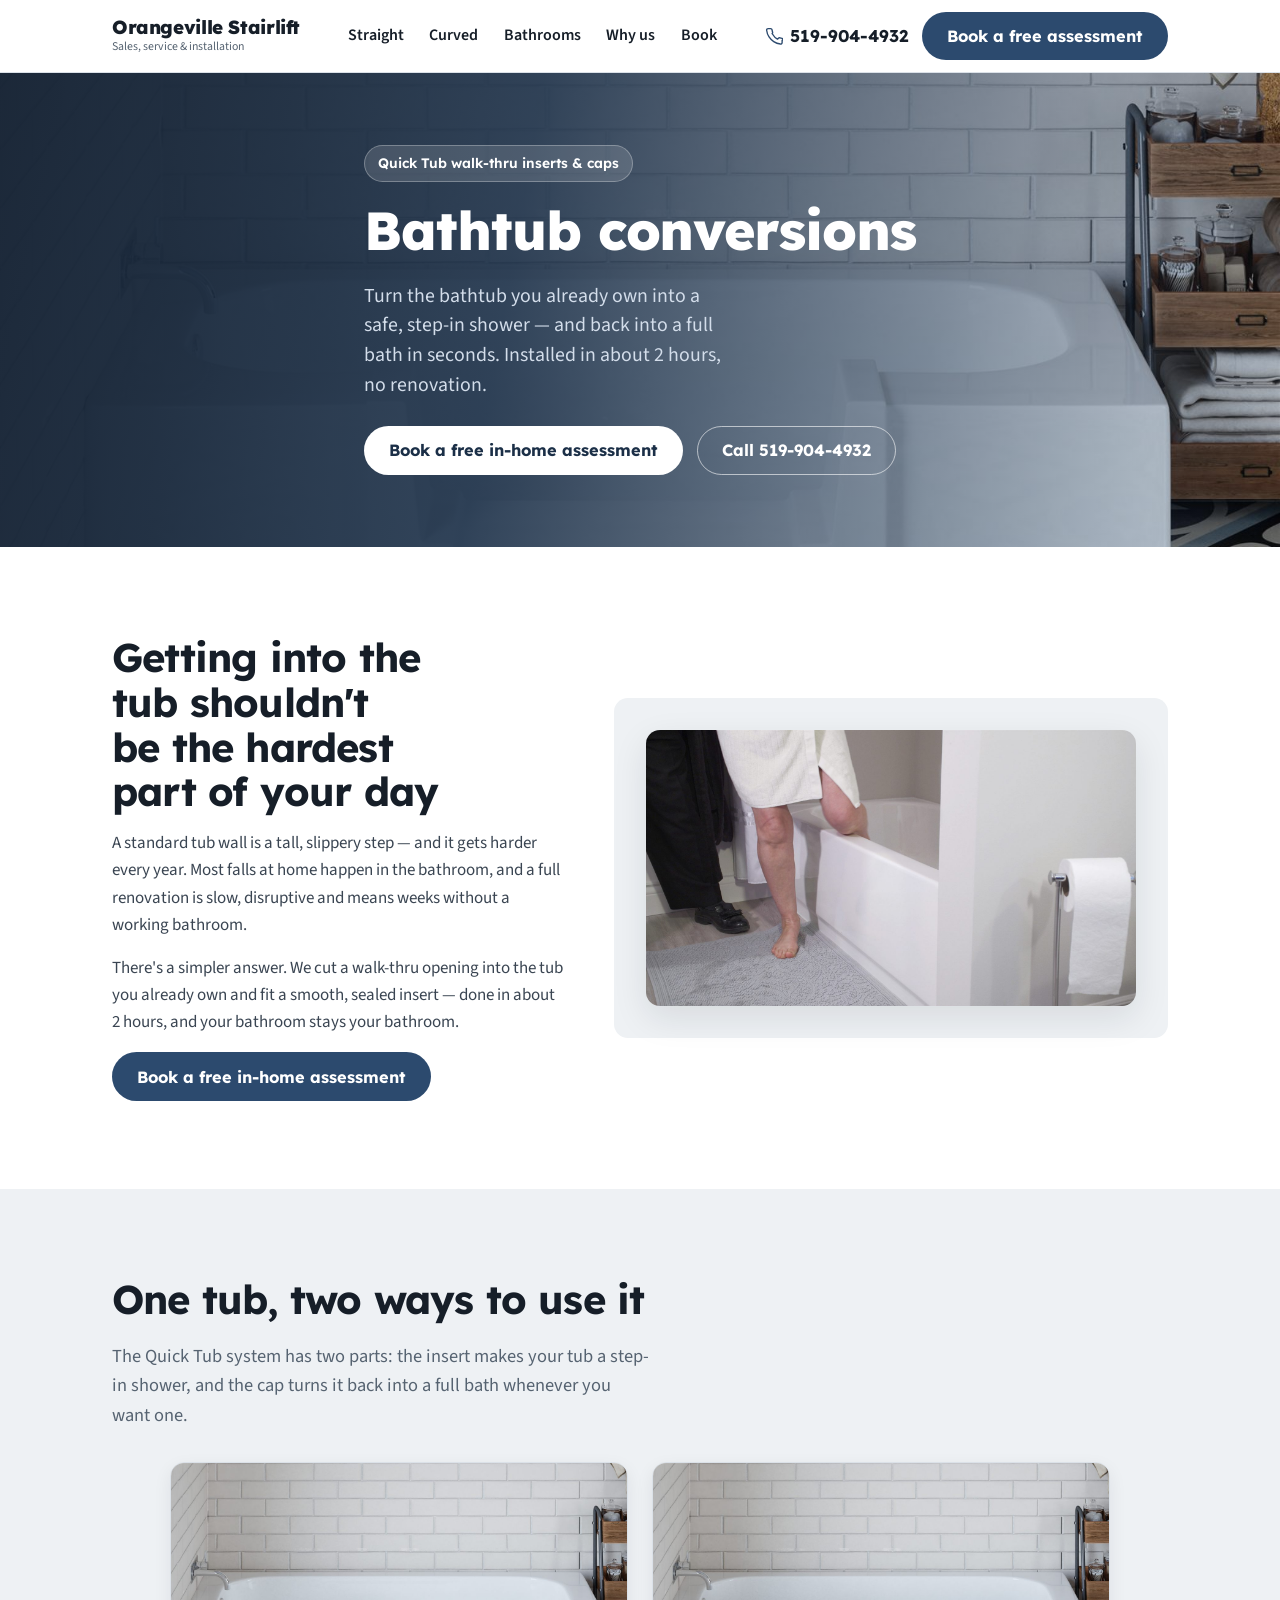
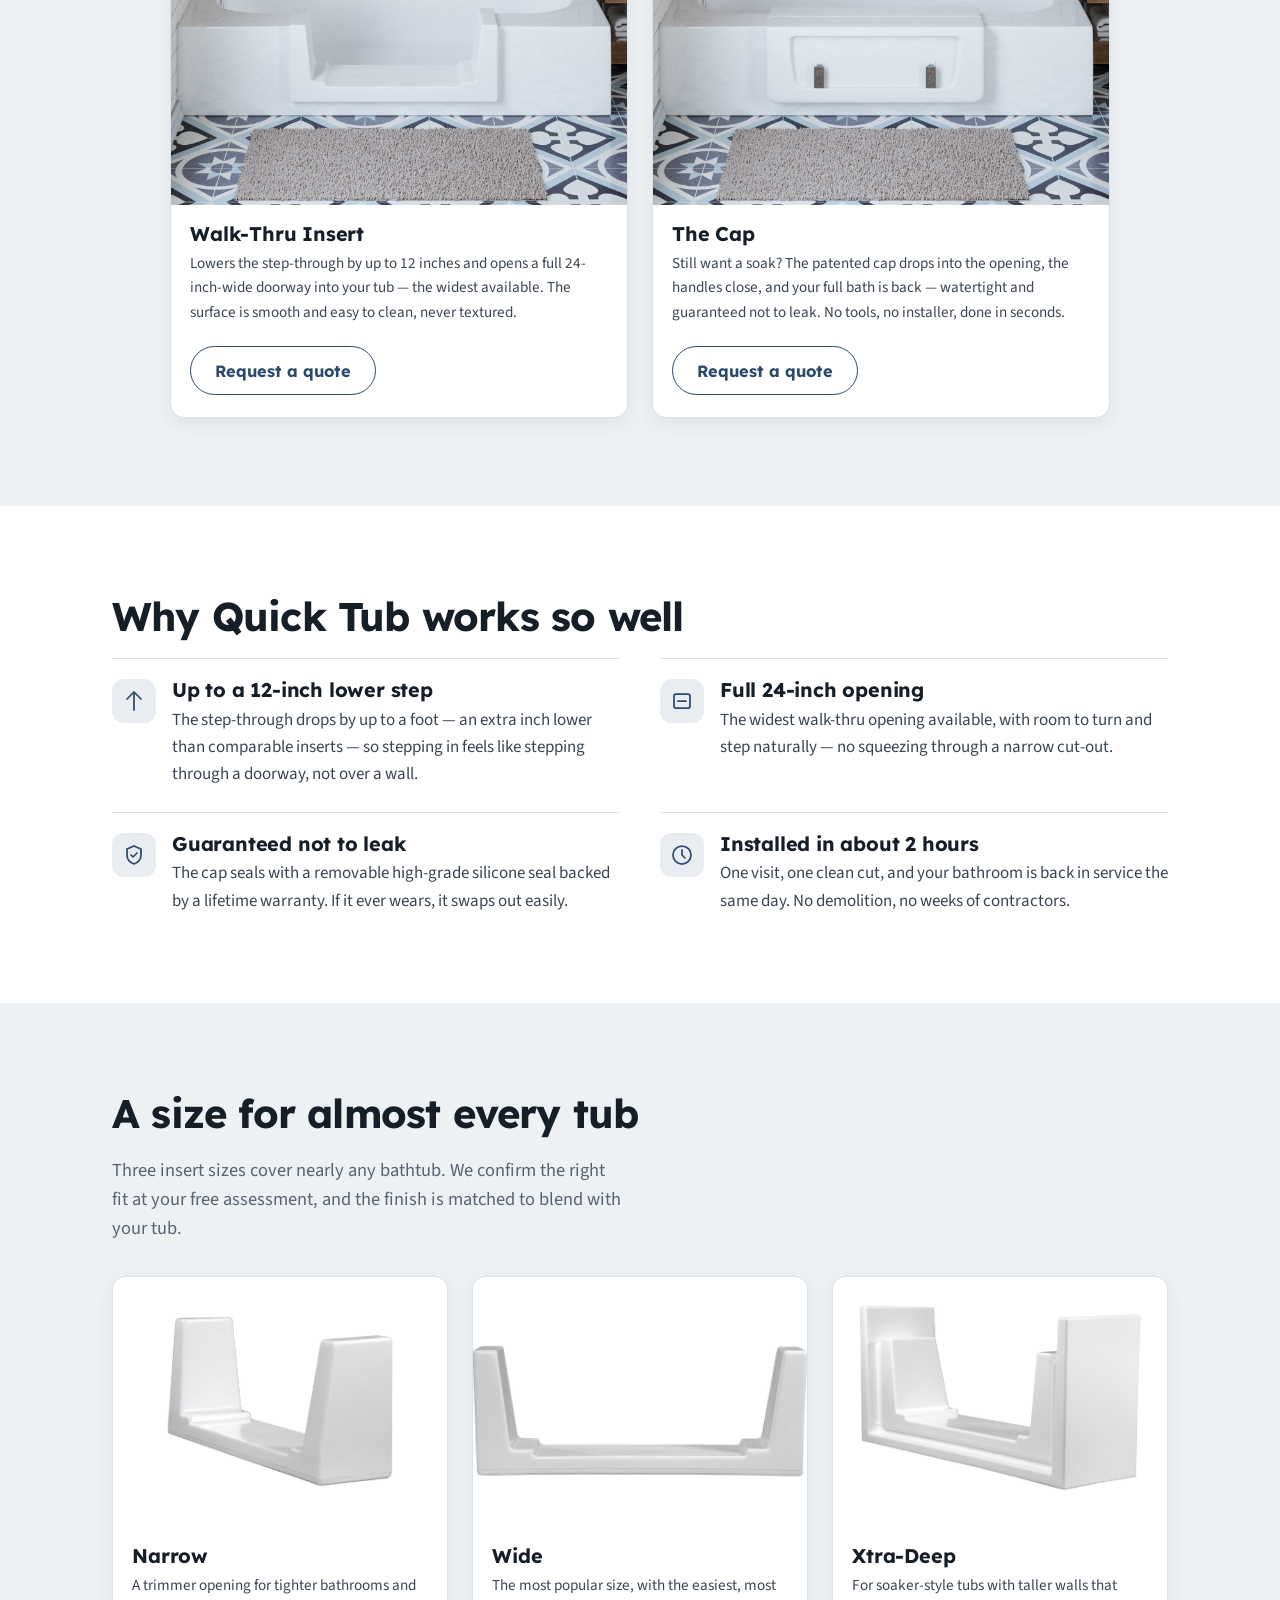
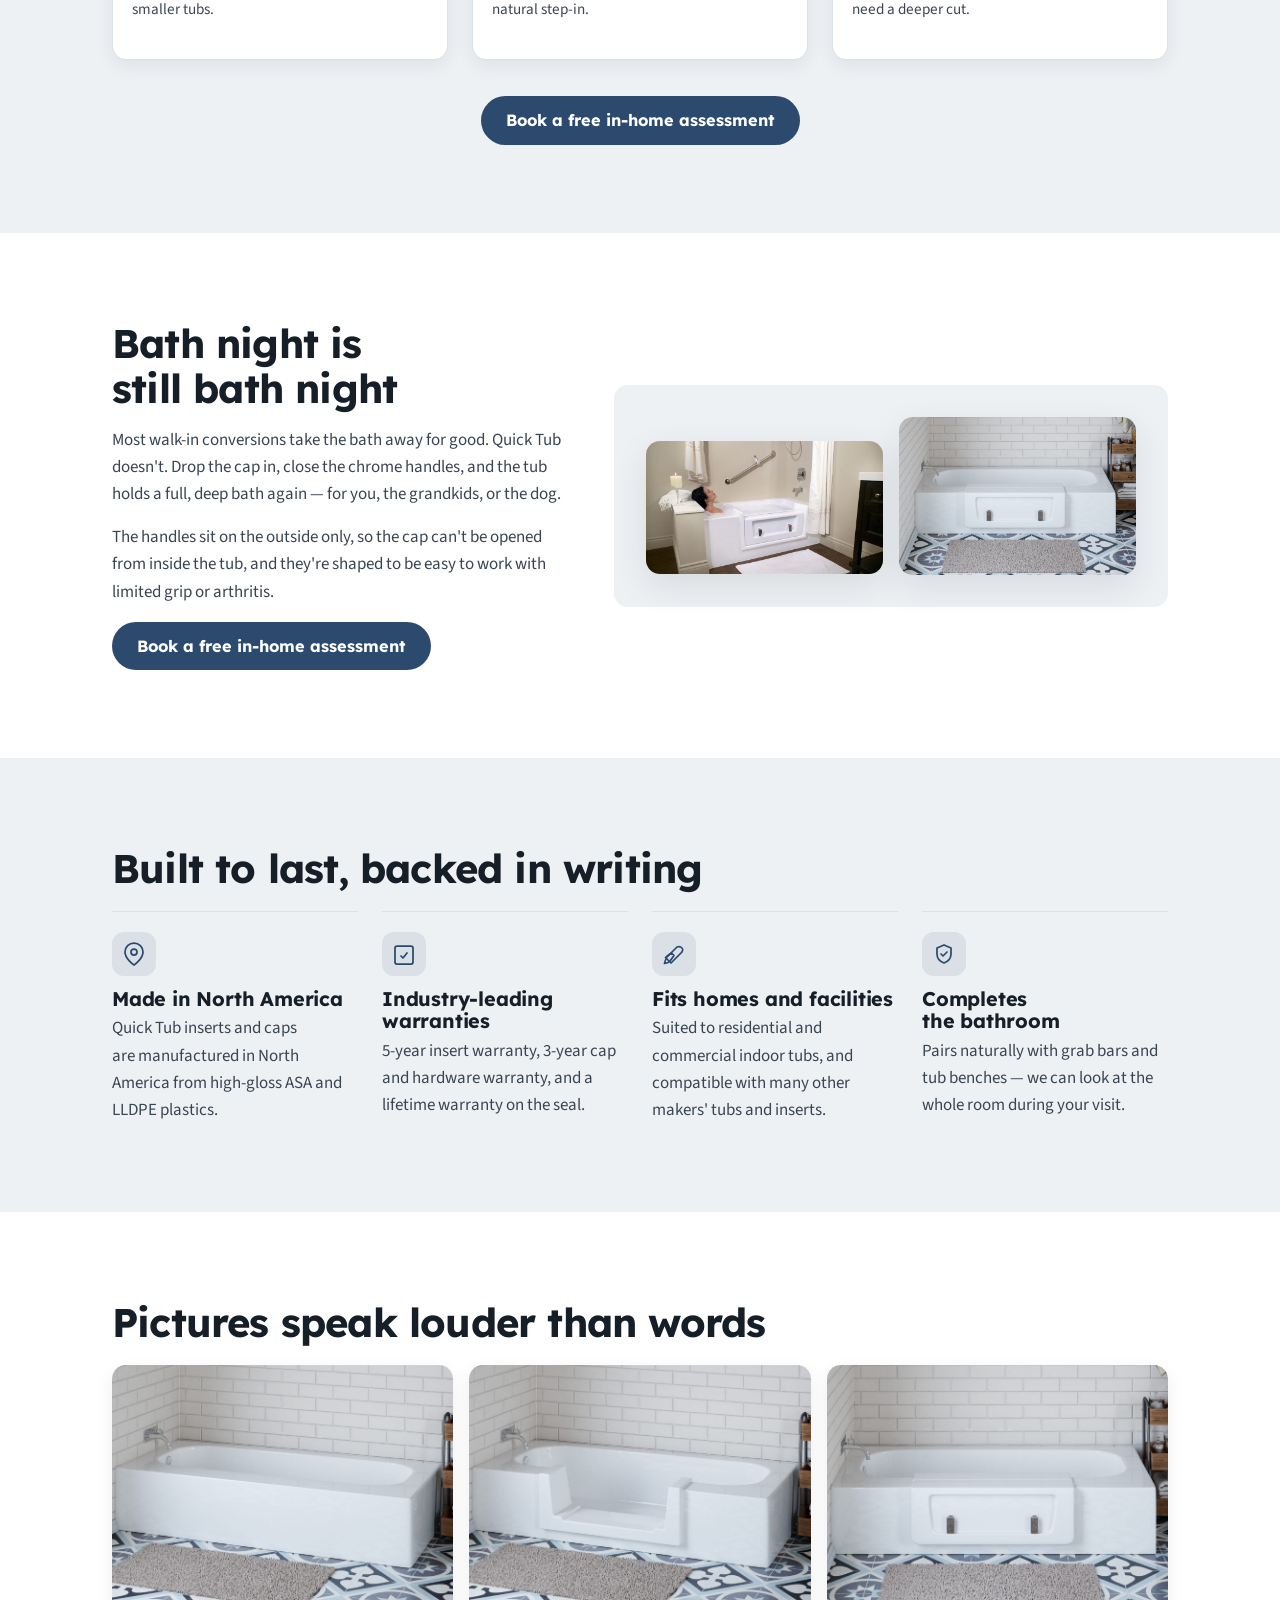
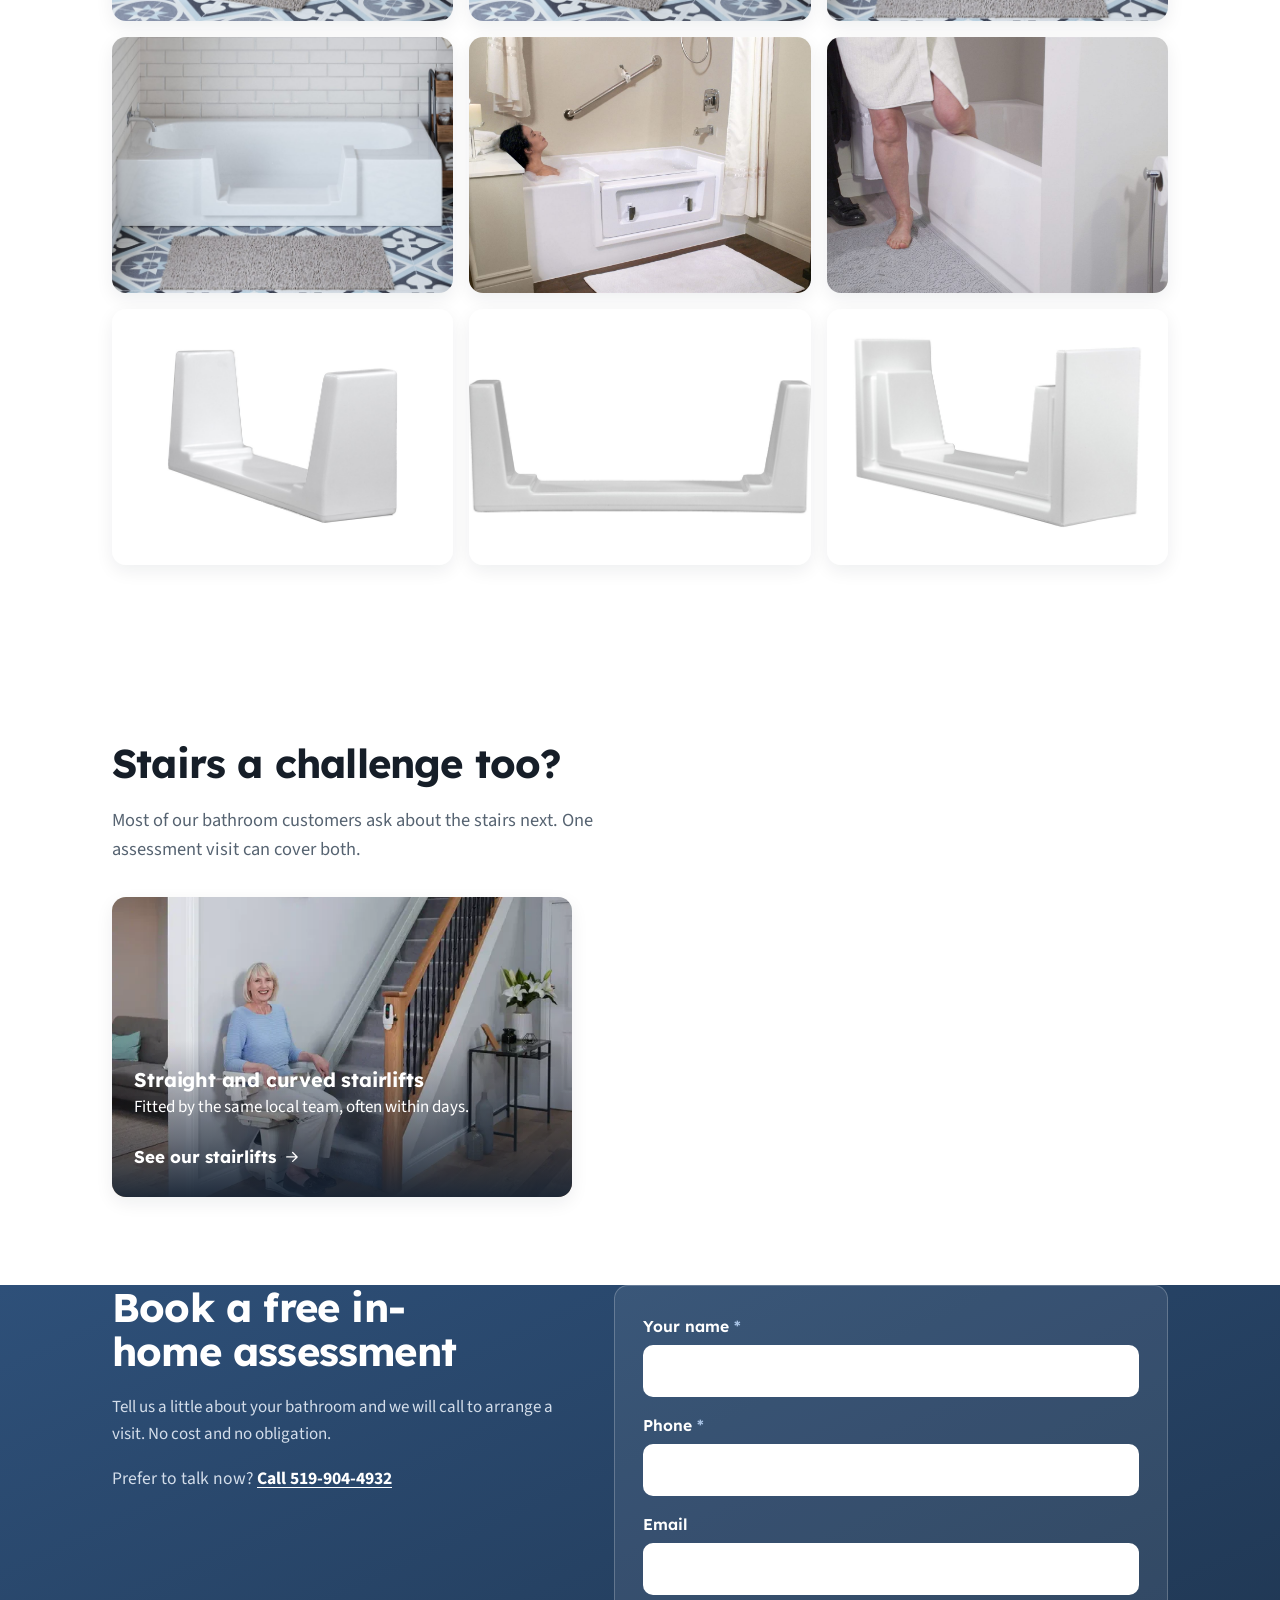
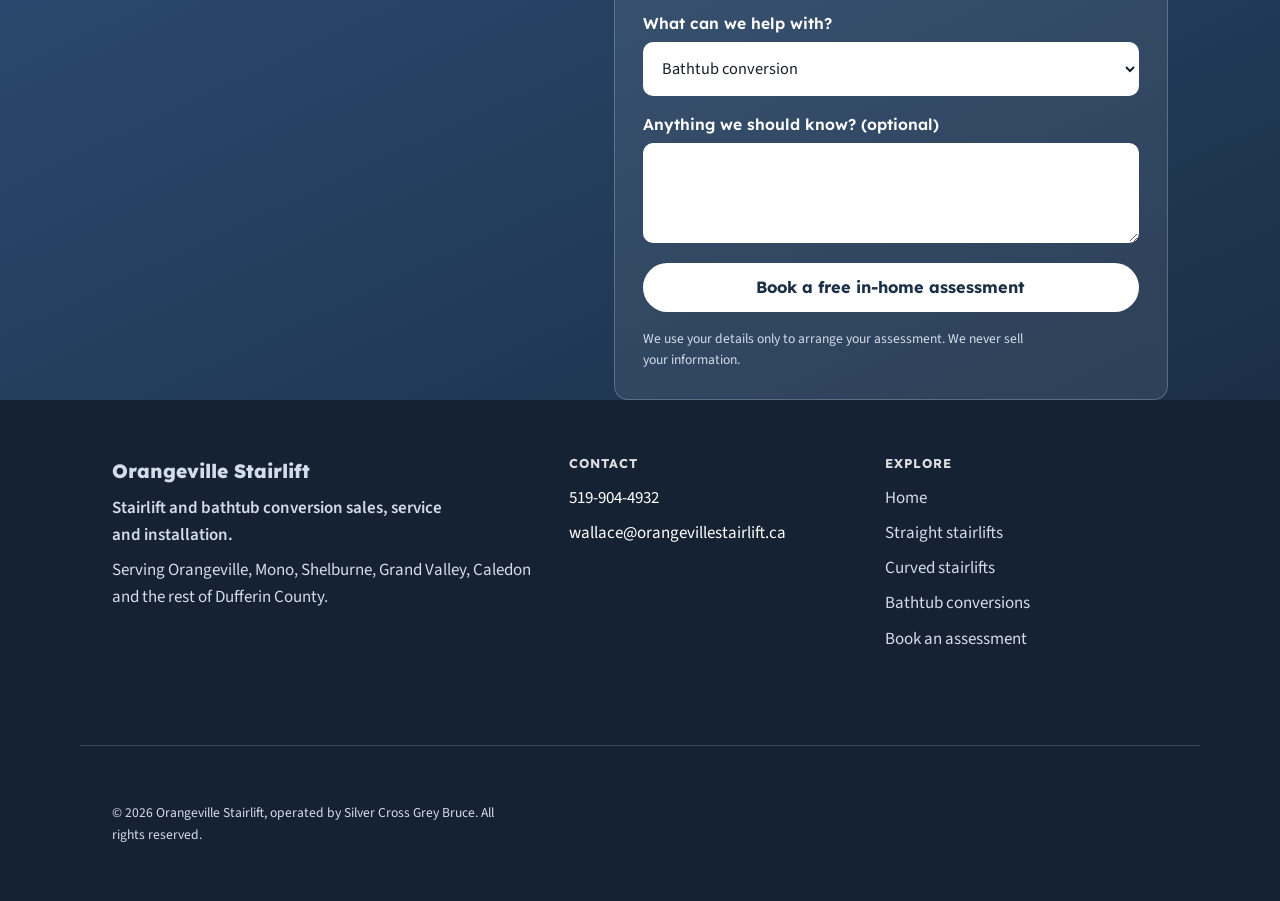
<file: bathrooms.html>
<!DOCTYPE html>
<html lang="en-CA">
<head>
<meta charset="utf-8">
<meta name="viewport" content="width=device-width, initial-scale=1">
<title>Bathtub Conversions | Orangeville Stairlift</title>
<meta name="description" content="Quick Tub walk-thru inserts turn your tub into a safe step-in shower in about 2 hours, and back to a full bath in seconds. Free assessment in Orangeville.">
<meta name="theme-color" content="#1b2f47">
<link rel="icon" type="image/svg+xml" href="favicon.svg">
<link rel="icon" type="image/png" sizes="48x48" href="favicon-48.png">
<link rel="icon" type="image/png" sizes="192x192" href="favicon-192.png">
<link rel="apple-touch-icon" href="apple-touch-icon.png">
<link rel="canonical" href="https://orangevillestairlift.ca/bathrooms">
<meta property="og:type" content="website">
<meta property="og:site_name" content="Orangeville Stairlift">
<meta property="og:locale" content="en_CA">
<meta property="og:title" content="Bathtub Conversions | Orangeville Stairlift">
<meta property="og:description" content="Quick Tub walk-thru inserts convert the bathtub you already own into a safe step-in shower in about 2 hours. Free in-home assessment in Orangeville and Dufferin County.">
<meta property="og:url" content="https://orangevillestairlift.ca/bathrooms">
<meta property="og:image" content="https://orangevillestairlift.ca/images/bath-insert-open.jpg">
<meta name="twitter:card" content="summary_large_image">
<link rel="stylesheet" href="styles.css">
<script src="tracking.js" defer></script>
</head>
<body>
<a class="skip" href="#main">Skip to content</a>

<!-- ===== Header ===== -->
<header class="site-header">
  <div class="wrap nav">
    <a class="brand" href="./">
      <b>Orangeville Stairlift</b>
      <span>Sales, service &amp; installation</span>
    </a>
    <nav class="nav-links" aria-label="Primary">
      <a href="straight-stairlifts">Straight</a>
      <a href="curved-stairlifts">Curved</a>
      <a href="bathrooms" aria-current="page">Bathrooms</a>
      <a href="./#why">Why us</a>
      <a href="#book">Book</a>
    </nav>
    <div class="nav-actions">
      <a class="nav-phone" href="tel:+15199044932" aria-label="Call 519-904-4932">
        <svg viewBox="0 0 24 24" fill="none" stroke="currentColor" stroke-width="1.75" stroke-linecap="round" stroke-linejoin="round" aria-hidden="true"><path d="M22 16.9v3a2 2 0 0 1-2.2 2 19.8 19.8 0 0 1-8.6-3.1 19.5 19.5 0 0 1-6-6A19.8 19.8 0 0 1 2.1 4.2 2 2 0 0 1 4.1 2h3a2 2 0 0 1 2 1.7c.1.9.3 1.8.6 2.6a2 2 0 0 1-.5 2.1L10 9.6a16 16 0 0 0 6 6l1.2-1.2a2 2 0 0 1 2.1-.4c.8.3 1.7.5 2.6.6a2 2 0 0 1 1.7 2Z"/></svg>
        <span>519-904-4932</span>
      </a>
      <a class="btn btn--solid nav-book" href="#book">Book a free assessment</a>
      <details class="m-menu">
        <summary aria-label="Open menu">
          <svg viewBox="0 0 24 24" fill="none" stroke="currentColor" stroke-width="1.75" stroke-linecap="round" aria-hidden="true"><path d="M4 7h16M4 12h16M4 17h16"/></svg>
        </summary>
        <div class="m-panel">
          <a href="straight-stairlifts">Straight stairlifts</a>
          <a href="curved-stairlifts">Curved stairlifts</a>
          <a href="bathrooms">Bathtub conversions</a>
          <a href="./#why">Why us</a>
          <a href="#book">Book a free assessment</a>
          <a href="tel:+15199044932">Call 519-904-4932</a>
        </div>
      </details>
    </div>
  </div>
</header>

<main id="main">

  <!-- ===== Hero (full-bleed photo) ===== -->
  <section class="hero-photo hero-photo--sub">
    <img class="hero-bg" src="images/bath-insert-open.jpg" alt="A bathtub converted to a step-in shower with the Quick Tub walk-thru insert, in a tiled bathroom" fetchpriority="high" width="1600" height="1067">
    <div class="scrim"></div>
    <div class="wrap">
      <div class="hero-inner">
        <span class="hero-badge">Quick Tub walk-thru inserts &amp; caps</span>
        <h1>Bathtub conversions</h1>
        <p class="lead">Turn the bathtub you already own into a safe, step-in shower — and back into a full bath in seconds. Installed in about 2 hours, no renovation.</p>
        <div class="hero-actions">
          <a class="btn btn--onband" href="#book">Book a free in-home assessment</a>
          <a class="btn btn--ghostband" href="tel:+15199044932">Call 519-904-4932</a>
        </div>
      </div>
    </div>
  </section>

  <!-- ===== Problem / solution ===== -->
  <section class="section">
    <div class="wrap split split--rev">
      <div class="split-copy">
        <h2>Getting into the tub shouldn't be the hardest part of your day</h2>
        <p>A standard tub wall is a tall, slippery step — and it gets harder every year. Most falls at home happen in the bathroom, and a full renovation is slow, disruptive and means weeks without a working bathroom.</p>
        <p>There's a simpler answer. We cut a walk-thru opening into the tub you already own and fit a smooth, sealed insert — done in about 2 hours, and your bathroom stays your bathroom.</p>
        <a class="btn btn--solid" href="#book">Book a free in-home assessment</a>
      </div>
      <div class="split-media split-media--single">
        <img src="images/bath-step-problem.jpg" alt="A person carefully lifting their leg over a high bathtub wall" loading="lazy" width="1600" height="900">
      </div>
    </div>
  </section>

  <!-- ===== The two-part system ===== -->
  <section class="section mist">
    <div class="wrap">
      <h2>One tub, two ways to use it</h2>
      <p class="section-lead">The Quick Tub system has two parts: the insert makes your tub a step-in shower, and the cap turns it back into a full bath whenever you want one.</p>
      <div class="product-grid product-grid--2">
        <div class="product-card">
          <img src="images/bath-insert-open.jpg" alt="Bathtub with the walk-thru insert open for easy step-in access" loading="lazy" width="1600" height="1067">
          <div class="product-body">
            <h3>Walk-Thru Insert</h3>
            <p>Lowers the step-through by up to 12 inches and opens a full 24-inch-wide doorway into your tub — the widest available. The surface is smooth and easy to clean, never textured.</p>
            <a class="btn btn--ghost" href="#book">Request a quote</a>
          </div>
        </div>
        <div class="product-card">
          <img src="images/bath-cap-closed.jpg" alt="The same bathtub with the cap dropped in and handles closed, ready for a full bath" loading="lazy" width="1600" height="1067">
          <div class="product-body">
            <h3>The Cap</h3>
            <p>Still want a soak? The patented cap drops into the opening, the handles close, and your full bath is back — watertight and guaranteed not to leak. No tools, no installer, done in seconds.</p>
            <a class="btn btn--ghost" href="#book">Request a quote</a>
          </div>
        </div>
      </div>
    </div>
  </section>

  <!-- ===== Key features ===== -->
  <section class="section">
    <div class="wrap">
      <h2>Why Quick Tub works so well</h2>
      <div class="why-grid">
        <div class="why-item">
          <span class="why-ic"><svg viewBox="0 0 24 24" fill="none" stroke="currentColor" stroke-width="1.75" stroke-linecap="round" stroke-linejoin="round" aria-hidden="true"><path d="M12 3v18M5 10l7-7 7 7"/></svg></span>
          <div><h3>Up to a 12-inch lower step</h3><p>The step-through drops by up to a foot — an extra inch lower than comparable inserts — so stepping in feels like stepping through a doorway, not over a wall.</p></div>
        </div>
        <div class="why-item">
          <span class="why-ic"><svg viewBox="0 0 24 24" fill="none" stroke="currentColor" stroke-width="1.75" stroke-linecap="round" stroke-linejoin="round" aria-hidden="true"><path d="M8 12h8M4 12h.01M20 12h.01M6 5h12a2 2 0 0 1 2 2v10a2 2 0 0 1-2 2H6a2 2 0 0 1-2-2V7a2 2 0 0 1 2-2Z"/></svg></span>
          <div><h3>Full 24-inch opening</h3><p>The widest walk-thru opening available, with room to turn and step naturally — no squeezing through a narrow cut-out.</p></div>
        </div>
        <div class="why-item">
          <span class="why-ic"><svg viewBox="0 0 24 24" fill="none" stroke="currentColor" stroke-width="1.75" stroke-linecap="round" stroke-linejoin="round" aria-hidden="true"><path d="M12 3l7 3v6c0 4.5-3 7.5-7 9-4-1.5-7-4.5-7-9V6l7-3Z"/><path d="M9 12l2 2 4-4"/></svg></span>
          <div><h3>Guaranteed not to leak</h3><p>The cap seals with a removable high-grade silicone seal backed by a lifetime warranty. If it ever wears, it swaps out easily.</p></div>
        </div>
        <div class="why-item">
          <span class="why-ic"><svg viewBox="0 0 24 24" fill="none" stroke="currentColor" stroke-width="1.75" stroke-linecap="round" stroke-linejoin="round" aria-hidden="true"><circle cx="12" cy="12" r="9"/><path d="M12 7v5l3 3"/></svg></span>
          <div><h3>Installed in about 2 hours</h3><p>One visit, one clean cut, and your bathroom is back in service the same day. No demolition, no weeks of contractors.</p></div>
        </div>
      </div>
    </div>
  </section>

  <!-- ===== Sizes ===== -->
  <section class="section mist">
    <div class="wrap">
      <h2>A size for almost every tub</h2>
      <p class="section-lead">Three insert sizes cover nearly any bathtub. We confirm the right fit at your free assessment, and the finish is matched to blend with your tub.</p>
      <div class="product-grid product-grid--3">
        <div class="product-card">
          <img src="images/bath-size-narrow.jpg" alt="The Narrow walk-thru insert with a trimmer opening" loading="lazy" width="1600" height="1068">
          <div class="product-body">
            <h3>Narrow</h3>
            <p>A trimmer opening for tighter bathrooms and smaller tubs.</p>
          </div>
        </div>
        <div class="product-card">
          <img src="images/bath-size-wide.jpg" alt="The Wide walk-thru insert, the most popular size" loading="lazy" width="1600" height="1068">
          <div class="product-body">
            <h3>Wide</h3>
            <p>The most popular size, with the easiest, most natural step-in.</p>
          </div>
        </div>
        <div class="product-card">
          <img src="images/bath-size-xtradeep.jpg" alt="The Xtra-Deep walk-thru insert for deeper soaker-style tubs" loading="lazy" width="1600" height="1068">
          <div class="product-body">
            <h3>Xtra-Deep</h3>
            <p>For soaker-style tubs with taller walls that need a deeper cut.</p>
          </div>
        </div>
      </div>
      <div class="section-cta">
        <a class="btn btn--solid" href="#book">Book a free in-home assessment</a>
      </div>
    </div>
  </section>

  <!-- ===== Bath restored ===== -->
  <section class="section">
    <div class="wrap split split--rev">
      <div class="split-copy">
        <h2>Bath night is still bath night</h2>
        <p>Most walk-in conversions take the bath away for good. Quick Tub doesn't. Drop the cap in, close the chrome handles, and the tub holds a full, deep bath again — for you, the grandkids, or the dog.</p>
        <p>The handles sit on the outside only, so the cap can't be opened from inside the tub, and they're shaped to be easy to work with limited grip or arthritis.</p>
        <a class="btn btn--solid" href="#book">Book a free in-home assessment</a>
      </div>
      <div class="split-media">
        <img src="images/bath-relaxing.jpg" alt="A woman relaxing in a full bubble bath with the cap in place and a grab bar on the wall" loading="lazy" width="1600" height="900">
        <img src="images/bath-cap-closed.jpg" alt="Close view of the cap closed in the tub wall with chrome handles" loading="lazy" width="1600" height="1067">
      </div>
    </div>
  </section>

  <!-- ===== Quality strip ===== -->
  <section class="section mist">
    <div class="wrap">
      <h2>Built to last, backed in writing</h2>
      <div class="why-grid power-grid">
        <div class="why-item">
          <span class="why-ic"><svg viewBox="0 0 24 24" fill="none" stroke="currentColor" stroke-width="1.75" stroke-linecap="round" stroke-linejoin="round" aria-hidden="true"><path d="M21 10c0 7-9 13-9 13s-9-6-9-13a9 9 0 0 1 18 0Z"/><circle cx="12" cy="10" r="3"/></svg></span>
          <div><h3>Made in North America</h3><p>Quick Tub inserts and caps are manufactured in North America from high-gloss ASA and LLDPE plastics.</p></div>
        </div>
        <div class="why-item">
          <span class="why-ic"><svg viewBox="0 0 24 24" fill="none" stroke="currentColor" stroke-width="1.75" stroke-linecap="round" stroke-linejoin="round" aria-hidden="true"><rect x="3" y="4" width="18" height="18" rx="2"/><path d="M9 14l2 2 4-5"/></svg></span>
          <div><h3>Industry-leading warranties</h3><p>5-year insert warranty, 3-year cap and hardware warranty, and a lifetime warranty on the seal.</p></div>
        </div>
        <div class="why-item">
          <span class="why-ic"><svg viewBox="0 0 24 24" fill="none" stroke="currentColor" stroke-width="1.75" stroke-linecap="round" stroke-linejoin="round" aria-hidden="true"><path d="M4.5 16.5c-1.5 1.5-2 5-2 5s3.5-.5 5-2c.8-.8 1.9-2.2 2.7-3.4l1.8-2.6-2.5-2.5-2.6 1.8c-1.2.8-2.6 1.9-3.4 2.7Z"/><path d="M15 5s3-1 5 1-1 5-1 5L9 21l-5-5 10-10Z"/></svg></span>
          <div><h3>Fits homes and facilities</h3><p>Suited to residential and commercial indoor tubs, and compatible with many other makers' tubs and inserts.</p></div>
        </div>
        <div class="why-item">
          <span class="why-ic"><svg viewBox="0 0 24 24" fill="none" stroke="currentColor" stroke-width="1.75" stroke-linecap="round" stroke-linejoin="round" aria-hidden="true"><path d="M12 3l7 3v6c0 4.5-3 7.5-7 9-4-1.5-7-4.5-7-9V6l7-3Z"/><path d="M9 12l2 2 4-4"/></svg></span>
          <div><h3>Completes the bathroom</h3><p>Pairs naturally with grab bars and tub benches — we can look at the whole room during your visit.</p></div>
        </div>
      </div>
    </div>
  </section>

  <!-- ===== Gallery ===== -->
  <section class="section">
    <div class="wrap">
      <h2>Pictures speak louder than words</h2>
      <div class="gallery-grid">
        <img src="images/bath-before.jpg" alt="Before: a standard tub with a tall wall" loading="lazy" width="1600" height="1067">
        <img src="images/bath-after.jpg" alt="After: the same tub with a walk-thru opening" loading="lazy" width="1600" height="1067">
        <img src="images/bath-cap-closed.jpg" alt="The cap in place, restoring the tub for a full bath" loading="lazy" width="1600" height="1067">
        <img src="images/bath-insert-open.jpg" alt="Bathtub converted to a step-in shower with the walk-thru insert" loading="lazy" width="1600" height="1067">
        <img src="images/bath-relaxing.jpg" alt="A woman enjoying a full bath with the cap installed" loading="lazy" width="1600" height="900">
        <img src="images/bath-step-problem.jpg" alt="The high step of an unconverted tub" loading="lazy" width="1600" height="900">
        <img src="images/bath-size-narrow.jpg" alt="The Narrow insert" loading="lazy" width="1600" height="1068">
        <img src="images/bath-size-wide.jpg" alt="The Wide insert" loading="lazy" width="1600" height="1068">
        <img src="images/bath-size-xtradeep.jpg" alt="The Xtra-Deep insert" loading="lazy" width="1600" height="1068">
      </div>
    </div>
  </section>

  <!-- ===== Cross-link to stairlifts ===== -->
  <section class="section">
    <div class="wrap">
      <h2>Stairs a challenge too?</h2>
      <p class="section-lead">Most of our bathroom customers ask about the stairs next. One assessment visit can cover both.</p>
      <a class="choose-card choose-card--photo choose-card--inline" href="./">
        <img src="images/straight-lady.webp" alt="A woman seated comfortably on her stairlift at the foot of a carpeted staircase" loading="lazy" width="640" height="474">
        <div class="cc-body">
          <h3>Straight and curved stairlifts</h3>
          <p>Fitted by the same local team, often within days.</p>
          <span class="choose-go">See our stairlifts
            <svg viewBox="0 0 24 24" fill="none" stroke="currentColor" stroke-width="1.75" stroke-linecap="round" stroke-linejoin="round" aria-hidden="true"><path d="M5 12h14M13 6l6 6-6 6"/></svg>
          </span>
        </div>
      </a>
    </div>
  </section>

  <!-- ===== Book / assessment ===== -->
  <section class="band cta" id="book">
    <div class="wrap cta-grid">
      <div class="cta-copy">
        <h2>Book a free in-home assessment</h2>
        <p>Tell us a little about your bathroom and we will call to arrange a visit. No cost and no obligation.</p>
        <p class="cta-phone">Prefer to talk now? <a href="tel:+15199044932">Call 519-904-4932</a></p>
      </div>
      <!-- This form needs a handler to actually send. See README (Formspree or Cloudflare Pages Forms). -->
      <form class="form" action="https://formspree.io/f/xeebwbpz" method="post">
        <input type="hidden" name="_subject" value="New booking request from orangevillestairlift.ca">
        <input type="text" name="_gotcha" style="display:none" tabindex="-1" autocomplete="off" aria-hidden="true">
        <div class="field">
          <label for="name">Your name <span class="req" aria-hidden="true">*</span></label>
          <input id="name" name="name" type="text" autocomplete="name" required>
        </div>
        <div class="field">
          <label for="phone">Phone <span class="req" aria-hidden="true">*</span></label>
          <input id="phone" name="phone" type="tel" autocomplete="tel" required>
        </div>
        <div class="field">
          <label for="email">Email</label>
          <input id="email" name="email" type="email" autocomplete="email">
        </div>
        <div class="field">
          <label for="stairs">What can we help with?</label>
          <select id="stairs" name="stairs">
            <option>Bathtub conversion</option>
            <option>Stairlift</option>
            <option>Both</option>
            <option>Not sure yet</option>
          </select>
        </div>
        <div class="field">
          <label for="msg">Anything we should know? (optional)</label>
          <textarea id="msg" name="msg" rows="3"></textarea>
        </div>
        <button class="btn btn--onband" type="submit">Book a free in-home assessment</button>
        <p class="form-fine">We use your details only to arrange your assessment. We never sell your information.</p>
      </form>
    </div>
  </section>

</main>

<!-- ===== Footer ===== -->
<footer class="footer">
  <div class="wrap footer-grid">
    <div>
      <p class="foot-brand">Orangeville Stairlift</p>
      <p class="foot-sub">Stairlift and bathtub conversion sales, service and installation.</p>
      <p>Serving Orangeville, Mono, Shelburne, Grand Valley, Caledon and the rest of Dufferin County.</p>
    </div>
    <div>
      <h4>Contact</h4>
      <p><a href="tel:+15199044932">519-904-4932</a></p>
      <p><a href="mailto:wallace@orangevillestairlift.ca">wallace@orangevillestairlift.ca</a></p>
    </div>
    <nav aria-label="Footer">
      <h4>Explore</h4>
      <a href="./">Home</a>
      <a href="straight-stairlifts">Straight stairlifts</a>
      <a href="curved-stairlifts">Curved stairlifts</a>
      <a href="bathrooms">Bathtub conversions</a>
      <a href="#book">Book an assessment</a>
    </nav>
  </div>
  <div class="wrap foot-legal">
    <p>&copy; 2026 Orangeville Stairlift, operated by Silver Cross Grey Bruce. All rights reserved.</p>
  </div>
</footer>

<!-- Mobile sticky call bar -->
<a class="callbar" href="tel:+15199044932">
  <svg viewBox="0 0 24 24" fill="none" stroke="currentColor" stroke-width="1.75" stroke-linecap="round" stroke-linejoin="round" aria-hidden="true"><path d="M22 16.9v3a2 2 0 0 1-2.2 2 19.8 19.8 0 0 1-8.6-3.1 19.5 19.5 0 0 1-6-6A19.8 19.8 0 0 1 2.1 4.2 2 2 0 0 1 4.1 2h3a2 2 0 0 1 2 1.7c.1.9.3 1.8.6 2.6a2 2 0 0 1-.5 2.1L10 9.6a16 16 0 0 0 6 6l1.2-1.2a2 2 0 0 1 2.1-.4c.8.3 1.7.5 2.6.6a2 2 0 0 1 1.7 2Z"/></svg>
  Call 519-904-4932
</a>

<script type="application/ld+json">
{
  "@context": "https://schema.org",
  "@type": "Service",
  "serviceType": "Bathtub conversion",
  "name": "Quick Tub Bathtub Conversion",
  "description": "Walk-thru insert and cap system that converts an existing bathtub into a step-in shower in about 2 hours, and back to a full bath in seconds. Sold and installed in Orangeville and Dufferin County.",
  "image": "https://orangevillestairlift.ca/images/bath-insert-open.jpg",
  "provider": { "@type": "LocalBusiness", "name": "Orangeville Stairlift", "telephone": "+1-519-904-4932", "url": "https://orangevillestairlift.ca/" },
  "areaServed": ["Orangeville","Mono","Shelburne","Grand Valley","Caledon","Dufferin County"],
  "url": "https://orangevillestairlift.ca/bathrooms"
}
</script>
<script type="application/ld+json">
{
  "@context": "https://schema.org",
  "@type": "BreadcrumbList",
  "itemListElement": [
    { "@type": "ListItem", "position": 1, "name": "Home", "item": "https://orangevillestairlift.ca/" },
    { "@type": "ListItem", "position": 2, "name": "Bathtub Conversions", "item": "https://orangevillestairlift.ca/bathrooms" }
  ]
}
</script>
<script src="script.js" defer></script>
</body>
</html>
</file>
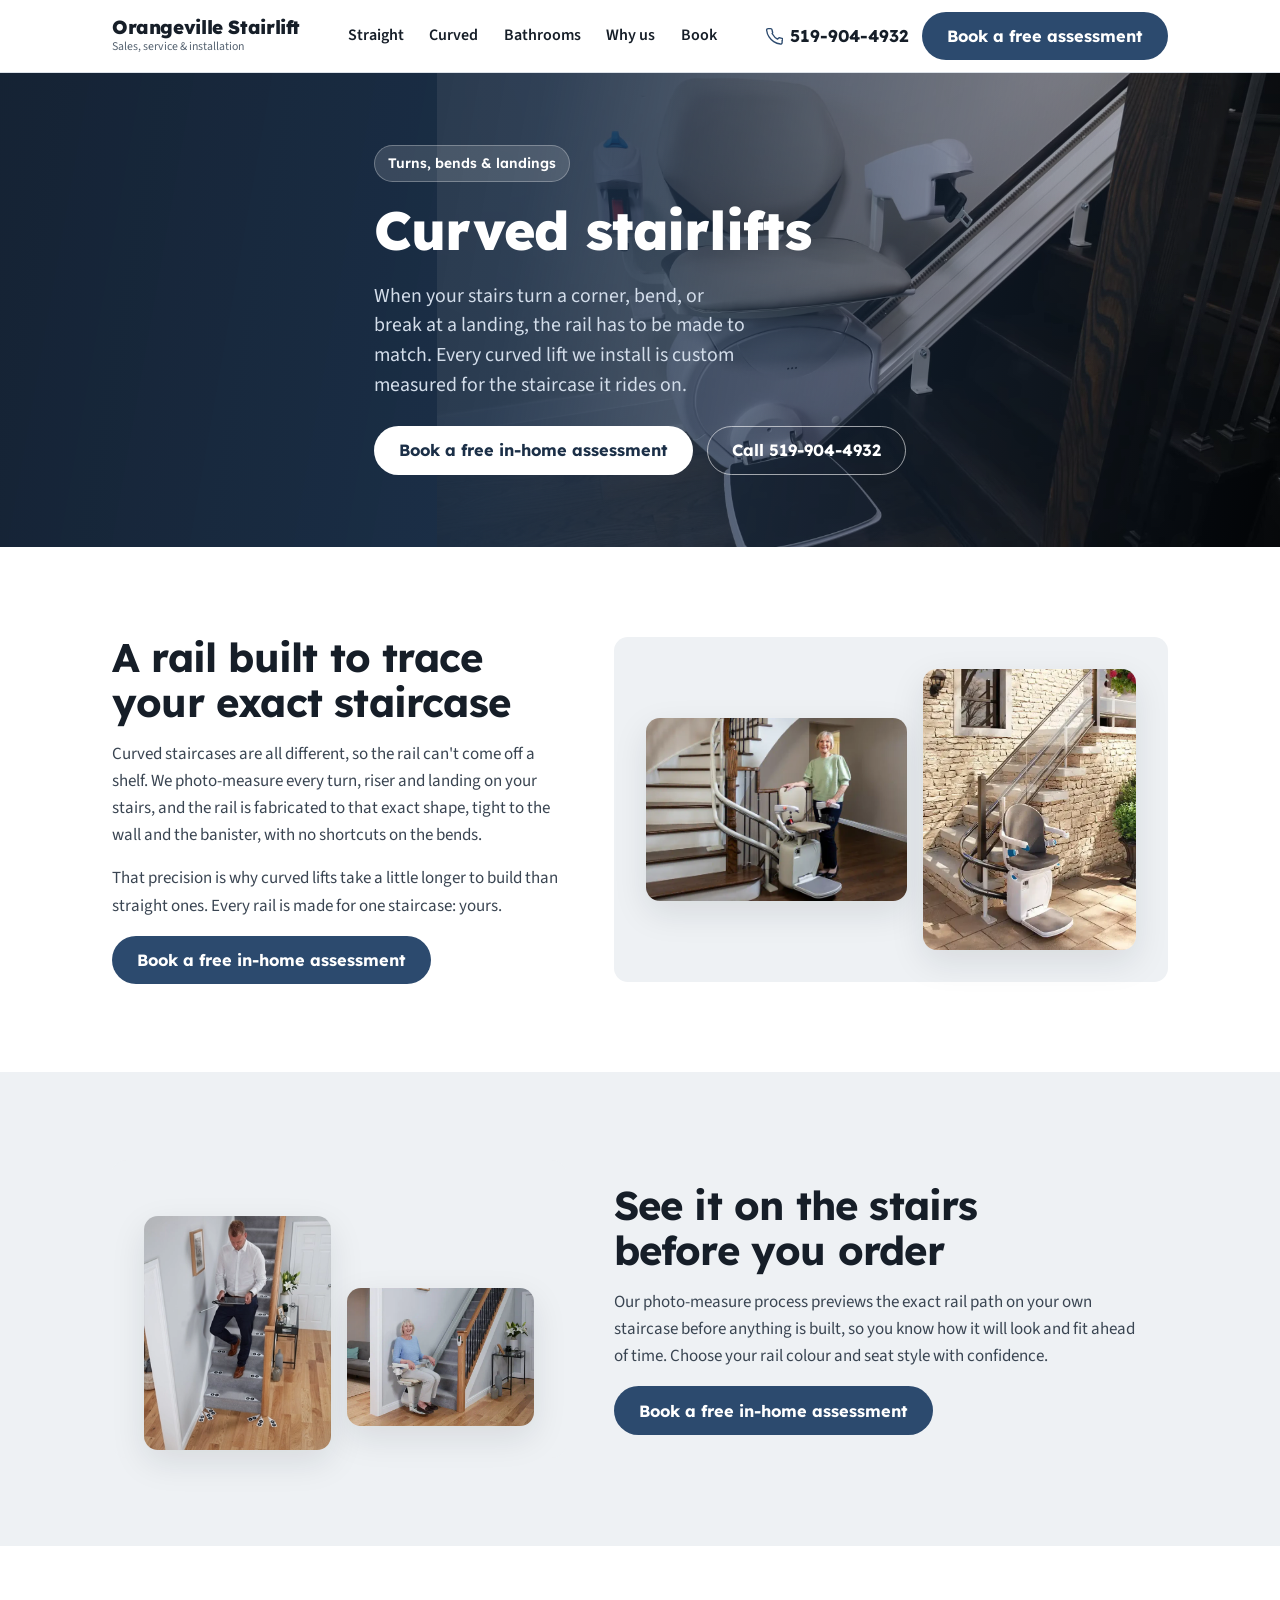
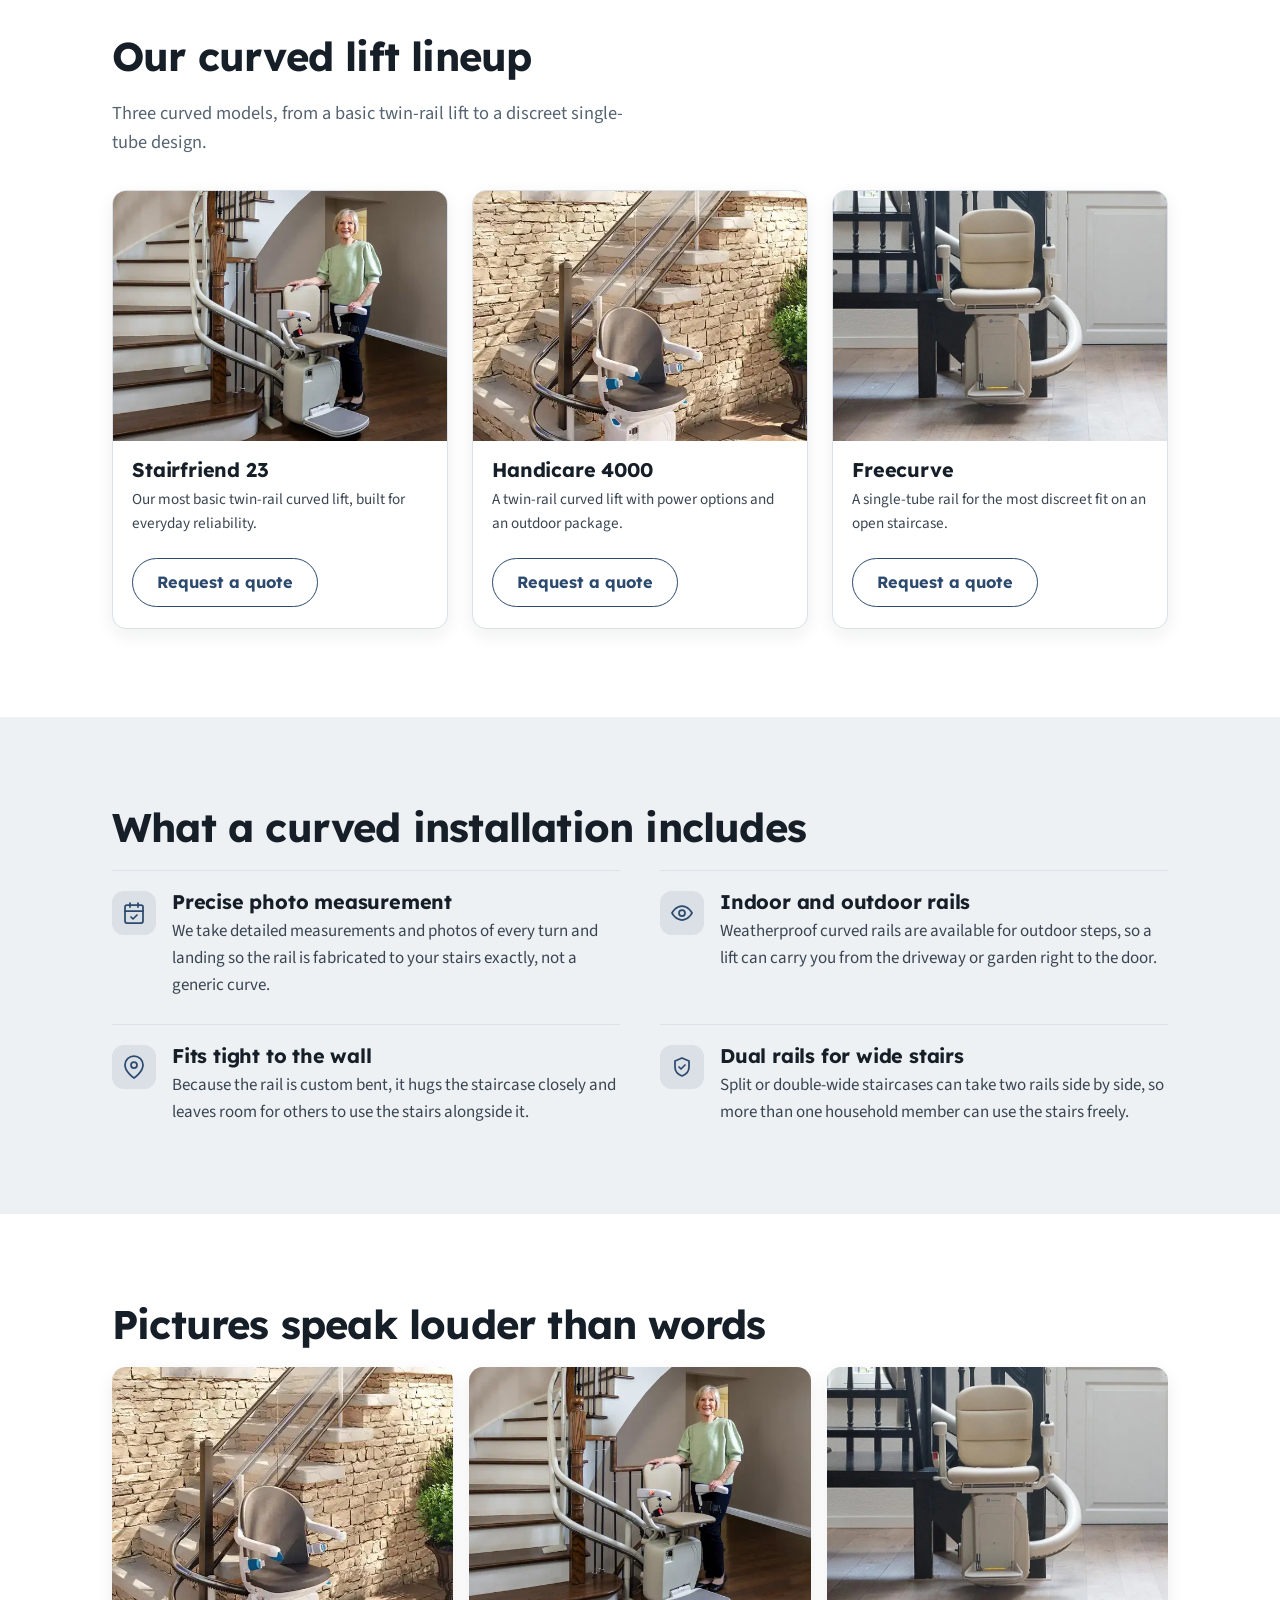
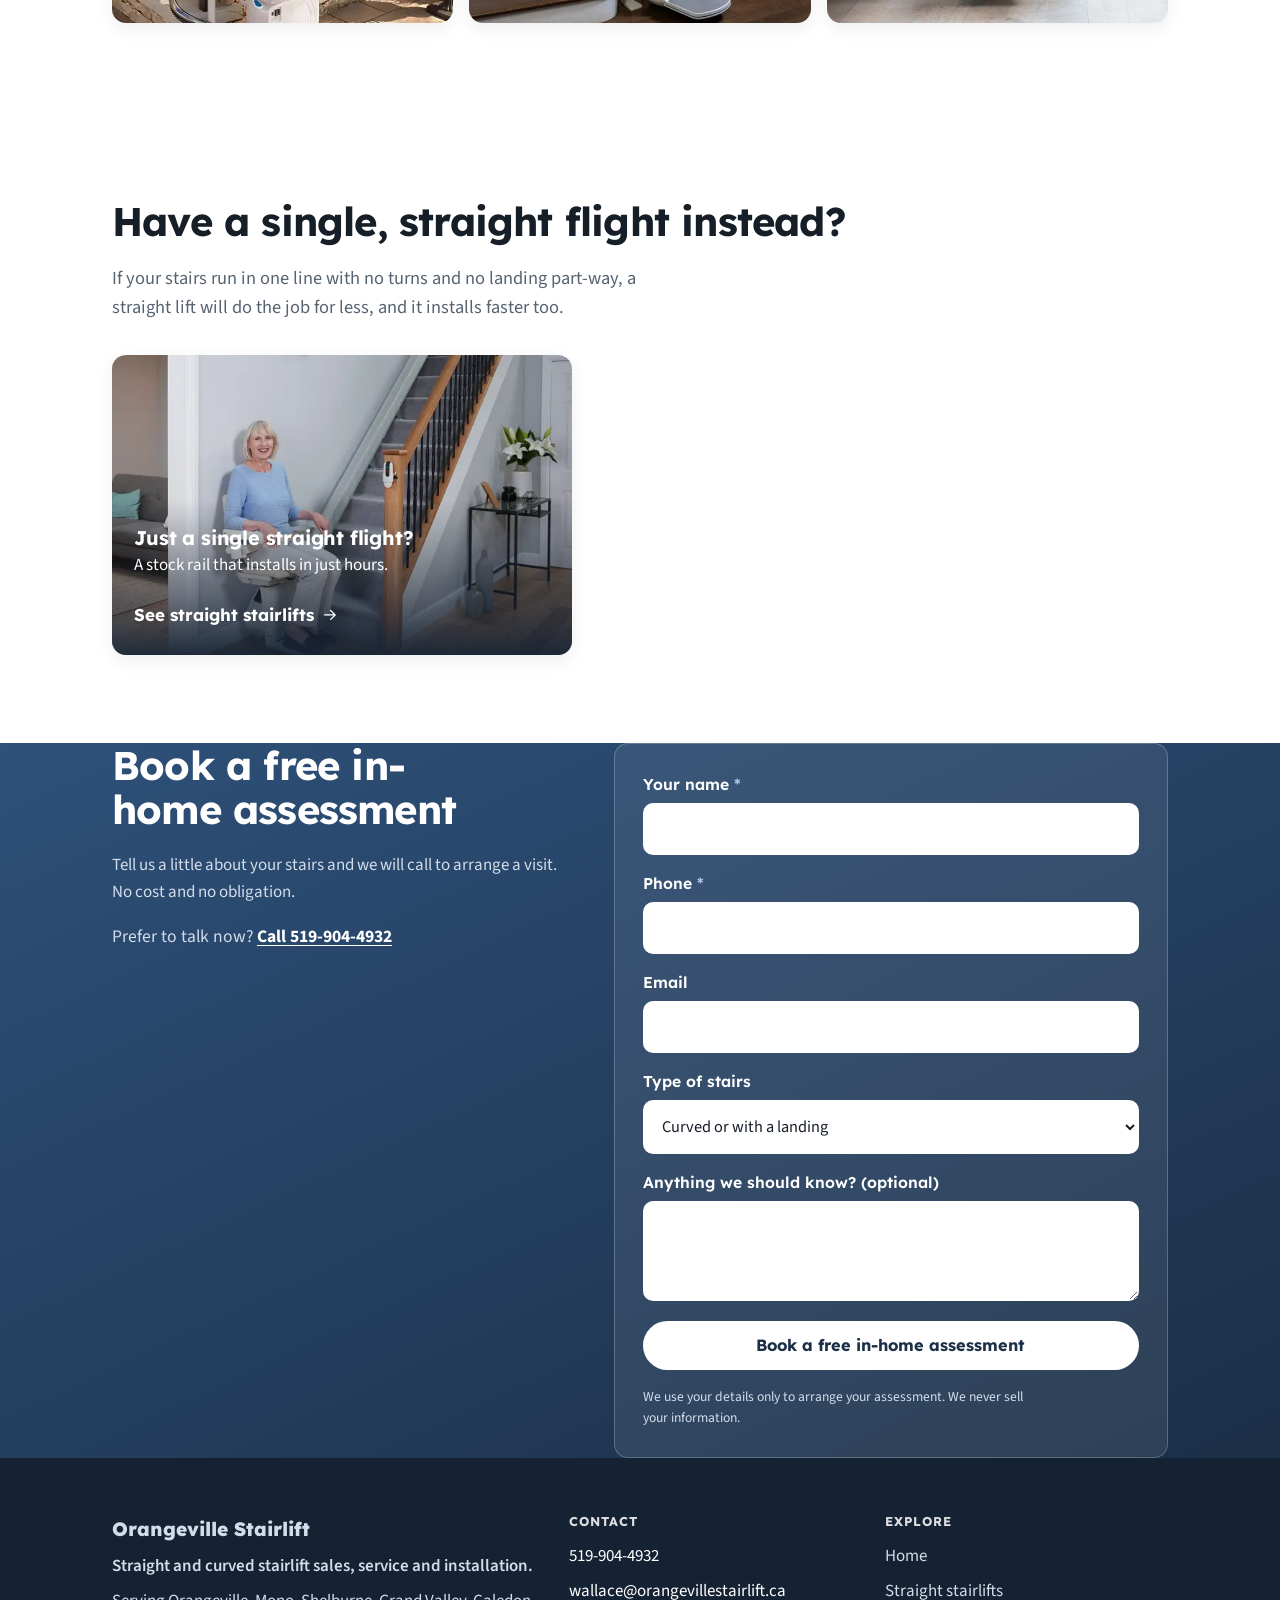
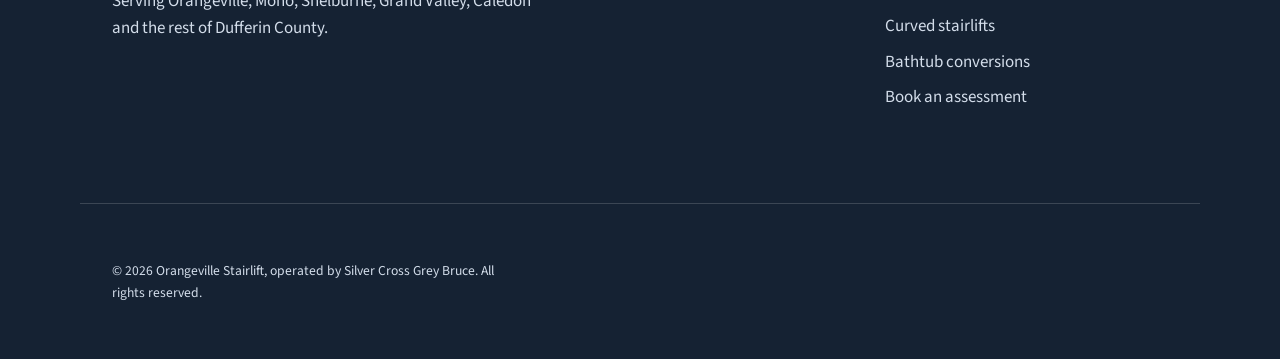
<file: curved-stairlifts.html>
<!DOCTYPE html>
<html lang="en-CA">
<head>
<meta charset="utf-8">
<meta name="viewport" content="width=device-width, initial-scale=1">
<title>Curved Stairlifts | Orangeville Stairlift</title>
<meta name="description" content="Custom curved stairlifts for staircases with turns or landings, sold and installed locally in Orangeville and Dufferin County. Free in-home assessment.">
<meta name="theme-color" content="#1b2f47">
<link rel="icon" type="image/svg+xml" href="favicon.svg">
<link rel="icon" type="image/png" sizes="48x48" href="favicon-48.png">
<link rel="icon" type="image/png" sizes="192x192" href="favicon-192.png">
<link rel="apple-touch-icon" href="apple-touch-icon.png">
<link rel="canonical" href="https://orangevillestairlift.ca/curved-stairlifts">
<meta property="og:type" content="website">
<meta property="og:site_name" content="Orangeville Stairlift">
<meta property="og:locale" content="en_CA">
<meta property="og:title" content="Curved Stairlifts | Orangeville Stairlift">
<meta property="og:description" content="Custom curved stairlifts for staircases with turns or landings, sold, installed and serviced locally in Orangeville and Dufferin County. Free in-home assessment.">
<meta property="og:url" content="https://orangevillestairlift.ca/curved-stairlifts">
<meta property="og:image" content="https://orangevillestairlift.ca/images/curved-outside.webp">
<meta name="twitter:card" content="summary_large_image">
<link rel="stylesheet" href="styles.css">
<script src="tracking.js" defer></script>
</head>
<body>
<a class="skip" href="#main">Skip to content</a>

<!-- ===== Header ===== -->
<header class="site-header">
  <div class="wrap nav">
    <a class="brand" href="./">
      <b>Orangeville Stairlift</b>
      <span>Sales, service &amp; installation</span>
    </a>
    <nav class="nav-links" aria-label="Primary">
      <a href="straight-stairlifts">Straight</a>
      <a href="curved-stairlifts" aria-current="page">Curved</a>
      <a href="bathrooms">Bathrooms</a>
      <a href="./#why">Why us</a>
      <a href="#book">Book</a>
    </nav>
    <div class="nav-actions">
      <a class="nav-phone" href="tel:+15199044932" aria-label="Call 519-904-4932">
        <svg viewBox="0 0 24 24" fill="none" stroke="currentColor" stroke-width="1.75" stroke-linecap="round" stroke-linejoin="round" aria-hidden="true"><path d="M22 16.9v3a2 2 0 0 1-2.2 2 19.8 19.8 0 0 1-8.6-3.1 19.5 19.5 0 0 1-6-6A19.8 19.8 0 0 1 2.1 4.2 2 2 0 0 1 4.1 2h3a2 2 0 0 1 2 1.7c.1.9.3 1.8.6 2.6a2 2 0 0 1-.5 2.1L10 9.6a16 16 0 0 0 6 6l1.2-1.2a2 2 0 0 1 2.1-.4c.8.3 1.7.5 2.6.6a2 2 0 0 1 1.7 2Z"/></svg>
        <span>519-904-4932</span>
      </a>
      <a class="btn btn--solid nav-book" href="#book">Book a free assessment</a>
      <details class="m-menu">
        <summary aria-label="Open menu">
          <svg viewBox="0 0 24 24" fill="none" stroke="currentColor" stroke-width="1.75" stroke-linecap="round" aria-hidden="true"><path d="M4 7h16M4 12h16M4 17h16"/></svg>
        </summary>
        <div class="m-panel">
          <a href="straight-stairlifts">Straight stairlifts</a>
          <a href="curved-stairlifts">Curved stairlifts</a>
          <a href="bathrooms">Bathtub conversions</a>
          <a href="./#why">Why us</a>
          <a href="#book">Book a free assessment</a>
          <a href="tel:+15199044932">Call 519-904-4932</a>
        </div>
      </details>
    </div>
  </div>
</header>

<main id="main">

  <!-- ===== Hero (full-bleed video) ===== -->
  <section class="hero-photo hero-photo--sub">
    <video class="hero-bg" poster="images/curved-dual-rail.webp" autoplay muted loop playsinline aria-hidden="true">
      <source src="images/hero.webm" type="video/webm">
    </video>
    <div class="scrim"></div>
    <div class="wrap">
      <div class="hero-inner">
        <span class="hero-badge">Turns, bends &amp; landings</span>
        <h1>Curved stairlifts</h1>
        <p class="lead">When your stairs turn a corner, bend, or break at a landing, the rail has to be made to match. Every curved lift we install is custom measured for the staircase it rides on.</p>
        <div class="hero-actions">
          <a class="btn btn--onband" href="#book">Book a free in-home assessment</a>
          <a class="btn btn--ghostband" href="tel:+15199044932">Call 519-904-4932</a>
        </div>
      </div>
    </div>
  </section>

  <!-- ===== Overview + gallery ===== -->
  <section class="section">
    <div class="wrap split split--rev">
      <div class="split-copy">
        <h2>A rail built to trace your exact staircase</h2>
        <p>Curved staircases are all different, so the rail can't come off a shelf. We photo-measure every turn, riser and landing on your stairs, and the rail is fabricated to that exact shape, tight to the wall and the banister, with no shortcuts on the bends.</p>
        <p>That precision is why curved lifts take a little longer to build than straight ones. Every rail is made for one staircase: yours.</p>
        <a class="btn btn--solid" href="#book">Book a free in-home assessment</a>
      </div>
      <div class="split-media split-media--gallery">
        <img src="images/curved-dual-rail.webp" alt="A woman standing beside her twin-rail curved stairlift on a wooden staircase" loading="lazy" width="640" height="449">
        <img src="images/curved-outside.webp" alt="A twin-rail curved stairlift on outdoor stone steps" loading="lazy" width="640" height="843">
      </div>
    </div>
  </section>

  <!-- ===== See it before you order ===== -->
  <section class="section mist">
    <div class="wrap split">
      <div class="split-media">
        <img src="images/assessment.webp" alt="A specialist measuring a staircase with a tablet during a home visit" loading="lazy" width="288" height="360">
        <img src="images/straight-lady.webp" alt="A woman seated comfortably on her stairlift at the foot of a carpeted staircase" loading="lazy" width="640" height="474">
      </div>
      <div class="split-copy">
        <h2>See it on the stairs before you order</h2>
        <p>Our photo-measure process previews the exact rail path on your own staircase before anything is built, so you know how it will look and fit ahead of time. Choose your rail colour and seat style with confidence.</p>
        <a class="btn btn--solid" href="#book">Book a free in-home assessment</a>
      </div>
    </div>
  </section>

  <!-- ===== Product lineup ===== -->
  <section class="section">
    <div class="wrap">
      <h2>Our curved lift lineup</h2>
      <p class="section-lead">Three curved models, from a basic twin-rail lift to a discreet single-tube design.</p>
      <div class="product-grid product-grid--3">
        <div class="product-card">
          <img src="images/curved-dual-rail.webp" alt="A woman standing beside her twin-rail curved stairlift on a wooden staircase" loading="lazy" width="640" height="449">
          <div class="product-body">
            <h3>Stairfriend 23</h3>
            <p>Our most basic twin-rail curved lift, built for everyday reliability.</p>
            <a class="btn btn--ghost" href="#book">Request a quote</a>
          </div>
        </div>
        <div class="product-card">
          <img src="images/curved-outside.webp" alt="A twin-rail curved stairlift on outdoor stone steps" loading="lazy" width="640" height="843">
          <div class="product-body">
            <h3>Handicare 4000</h3>
            <p>A twin-rail curved lift with power options and an outdoor package.</p>
            <a class="btn btn--ghost" href="#book">Request a quote</a>
          </div>
        </div>
        <div class="product-card">
          <img src="images/freecurve final.jpg" alt="A cream single-tube Freecurve stairlift at the foot of a curved black staircase" loading="lazy" width="853" height="640">
          <div class="product-body">
            <h3>Freecurve</h3>
            <p>A single-tube rail for the most discreet fit on an open staircase.</p>
            <a class="btn btn--ghost" href="#book">Request a quote</a>
          </div>
        </div>
      </div>
    </div>
  </section>

  <!-- ===== Features ===== -->
  <section class="section mist">
    <div class="wrap">
      <h2>What a curved installation includes</h2>
      <div class="why-grid">
        <div class="why-item">
          <span class="why-ic"><svg viewBox="0 0 24 24" fill="none" stroke="currentColor" stroke-width="1.75" stroke-linecap="round" stroke-linejoin="round" aria-hidden="true"><rect x="3" y="4" width="18" height="18" rx="2"/><path d="M16 2v4M8 2v4M3 10h18M9 16l2 2 4-4"/></svg></span>
          <div><h3>Precise photo measurement</h3><p>We take detailed measurements and photos of every turn and landing so the rail is fabricated to your stairs exactly, not a generic curve.</p></div>
        </div>
        <div class="why-item">
          <span class="why-ic"><svg viewBox="0 0 24 24" fill="none" stroke="currentColor" stroke-width="1.75" stroke-linecap="round" stroke-linejoin="round" aria-hidden="true"><path d="M2 12s3.5-7 10-7 10 7 10 7-3.5 7-10 7-10-7-10-7Z"/><circle cx="12" cy="12" r="3"/></svg></span>
          <div><h3>Indoor and outdoor rails</h3><p>Weatherproof curved rails are available for outdoor steps, so a lift can carry you from the driveway or garden right to the door.</p></div>
        </div>
        <div class="why-item">
          <span class="why-ic"><svg viewBox="0 0 24 24" fill="none" stroke="currentColor" stroke-width="1.75" stroke-linecap="round" stroke-linejoin="round" aria-hidden="true"><path d="M21 10c0 7-9 13-9 13s-9-6-9-13a9 9 0 0 1 18 0Z"/><circle cx="12" cy="10" r="3"/></svg></span>
          <div><h3>Fits tight to the wall</h3><p>Because the rail is custom bent, it hugs the staircase closely and leaves room for others to use the stairs alongside it.</p></div>
        </div>
        <div class="why-item">
          <span class="why-ic"><svg viewBox="0 0 24 24" fill="none" stroke="currentColor" stroke-width="1.75" stroke-linecap="round" stroke-linejoin="round" aria-hidden="true"><path d="M12 3l7 3v6c0 4.5-3 7.5-7 9-4-1.5-7-4.5-7-9V6l7-3Z"/><path d="M9 12l2 2 4-4"/></svg></span>
          <div><h3>Dual rails for wide stairs</h3><p>Split or double-wide staircases can take two rails side by side, so more than one household member can use the stairs freely.</p></div>
        </div>
      </div>
    </div>
  </section>

  <!-- ===== Gallery ===== -->
  <section class="section">
    <div class="wrap">
      <h2>Pictures speak louder than words</h2>
      <div class="gallery-grid">
        <img src="images/curved-outside.webp" alt="A twin-rail curved stairlift on outdoor stone steps" loading="lazy" width="640" height="843">
        <img src="images/curved-dual-rail.webp" alt="A woman standing beside her twin-rail curved stairlift on a wooden staircase" loading="lazy" width="640" height="449">
        <img src="images/freecurve final.jpg" alt="A cream single-tube Freecurve stairlift at the foot of a curved black staircase" loading="lazy" width="853" height="640">
      </div>
    </div>
  </section>

  <!-- ===== Straight vs curved reminder ===== -->
  <section class="section">
    <div class="wrap">
      <h2>Have a single, straight flight instead?</h2>
      <p class="section-lead">If your stairs run in one line with no turns and no landing part-way, a straight lift will do the job for less, and it installs faster too.</p>
      <a class="choose-card choose-card--photo choose-card--inline" href="straight-stairlifts">
        <img src="images/straight-lady.webp" alt="A woman sitting comfortably on her straight stairlift beside a carpeted staircase" loading="lazy" width="640" height="474">
        <div class="cc-body">
          <h3>Just a single straight flight?</h3>
          <p>A stock rail that installs in just hours.</p>
          <span class="choose-go">See straight stairlifts
            <svg viewBox="0 0 24 24" fill="none" stroke="currentColor" stroke-width="1.75" stroke-linecap="round" stroke-linejoin="round" aria-hidden="true"><path d="M5 12h14M13 6l6 6-6 6"/></svg>
          </span>
        </div>
      </a>
    </div>
  </section>

  <!-- ===== Book / assessment ===== -->
  <section class="band cta" id="book">
    <div class="wrap cta-grid">
      <div class="cta-copy">
        <h2>Book a free in-home assessment</h2>
        <p>Tell us a little about your stairs and we will call to arrange a visit. No cost and no obligation.</p>
        <p class="cta-phone">Prefer to talk now? <a href="tel:+15199044932">Call 519-904-4932</a></p>
      </div>
      <!-- This form needs a handler to actually send. See README (Formspree or Cloudflare Pages Forms). -->
      <form class="form" action="https://formspree.io/f/xeebwbpz" method="post">
        <input type="hidden" name="_subject" value="New booking request from orangevillestairlift.ca">
        <input type="text" name="_gotcha" style="display:none" tabindex="-1" autocomplete="off" aria-hidden="true">
        <div class="field">
          <label for="name">Your name <span class="req" aria-hidden="true">*</span></label>
          <input id="name" name="name" type="text" autocomplete="name" required>
        </div>
        <div class="field">
          <label for="phone">Phone <span class="req" aria-hidden="true">*</span></label>
          <input id="phone" name="phone" type="tel" autocomplete="tel" required>
        </div>
        <div class="field">
          <label for="email">Email</label>
          <input id="email" name="email" type="email" autocomplete="email">
        </div>
        <div class="field">
          <label for="stairs">Type of stairs</label>
          <select id="stairs" name="stairs">
            <option>Curved or with a landing</option>
            <option>Straight</option>
            <option>Not sure yet</option>
          </select>
        </div>
        <div class="field">
          <label for="msg">Anything we should know? (optional)</label>
          <textarea id="msg" name="msg" rows="3"></textarea>
        </div>
        <button class="btn btn--onband" type="submit">Book a free in-home assessment</button>
        <p class="form-fine">We use your details only to arrange your assessment. We never sell your information.</p>
      </form>
    </div>
  </section>

</main>

<!-- ===== Footer ===== -->
<footer class="footer">
  <div class="wrap footer-grid">
    <div>
      <p class="foot-brand">Orangeville Stairlift</p>
      <p class="foot-sub">Straight and curved stairlift sales, service and installation.</p>
      <p>Serving Orangeville, Mono, Shelburne, Grand Valley, Caledon and the rest of Dufferin County.</p>
    </div>
    <div>
      <h4>Contact</h4>
      <p><a href="tel:+15199044932">519-904-4932</a></p>
      <p><a href="mailto:wallace@orangevillestairlift.ca">wallace@orangevillestairlift.ca</a></p>
    </div>
    <nav aria-label="Footer">
      <h4>Explore</h4>
      <a href="./">Home</a>
      <a href="straight-stairlifts">Straight stairlifts</a>
      <a href="curved-stairlifts">Curved stairlifts</a>
          <a href="bathrooms">Bathtub conversions</a>
      <a href="#book">Book an assessment</a>
    </nav>
  </div>
  <div class="wrap foot-legal">
    <p>&copy; 2026 Orangeville Stairlift, operated by Silver Cross Grey Bruce. All rights reserved.</p>
  </div>
</footer>

<!-- Mobile sticky call bar -->
<a class="callbar" href="tel:+15199044932">
  <svg viewBox="0 0 24 24" fill="none" stroke="currentColor" stroke-width="1.75" stroke-linecap="round" stroke-linejoin="round" aria-hidden="true"><path d="M22 16.9v3a2 2 0 0 1-2.2 2 19.8 19.8 0 0 1-8.6-3.1 19.5 19.5 0 0 1-6-6A19.8 19.8 0 0 1 2.1 4.2 2 2 0 0 1 4.1 2h3a2 2 0 0 1 2 1.7c.1.9.3 1.8.6 2.6a2 2 0 0 1-.5 2.1L10 9.6a16 16 0 0 0 6 6l1.2-1.2a2 2 0 0 1 2.1-.4c.8.3 1.7.5 2.6.6a2 2 0 0 1 1.7 2Z"/></svg>
  Call 519-904-4932
</a>

<script type="application/ld+json">
{
  "@context": "https://schema.org",
  "@type": "Service",
  "serviceType": "Stairlift sales and installation",
  "name": "Curved Stairlift Installation",
  "description": "Sales, service and installation of custom curved stairlifts for staircases with turns or landings in Orangeville and Dufferin County.",
  "image": "https://orangevillestairlift.ca/images/curved-outside.webp",
  "provider": { "@type": "LocalBusiness", "name": "Orangeville Stairlift", "telephone": "+1-519-904-4932", "url": "https://orangevillestairlift.ca/" },
  "areaServed": ["Orangeville","Mono","Shelburne","Grand Valley","Caledon","Dufferin County"],
  "url": "https://orangevillestairlift.ca/curved-stairlifts"
}
</script>
<script type="application/ld+json">
{
  "@context": "https://schema.org",
  "@type": "BreadcrumbList",
  "itemListElement": [
    { "@type": "ListItem", "position": 1, "name": "Home", "item": "https://orangevillestairlift.ca/" },
    { "@type": "ListItem", "position": 2, "name": "Curved Stairlifts", "item": "https://orangevillestairlift.ca/curved-stairlifts" }
  ]
}
</script>
<script src="script.js" defer></script>
</body>
</html>
</file>
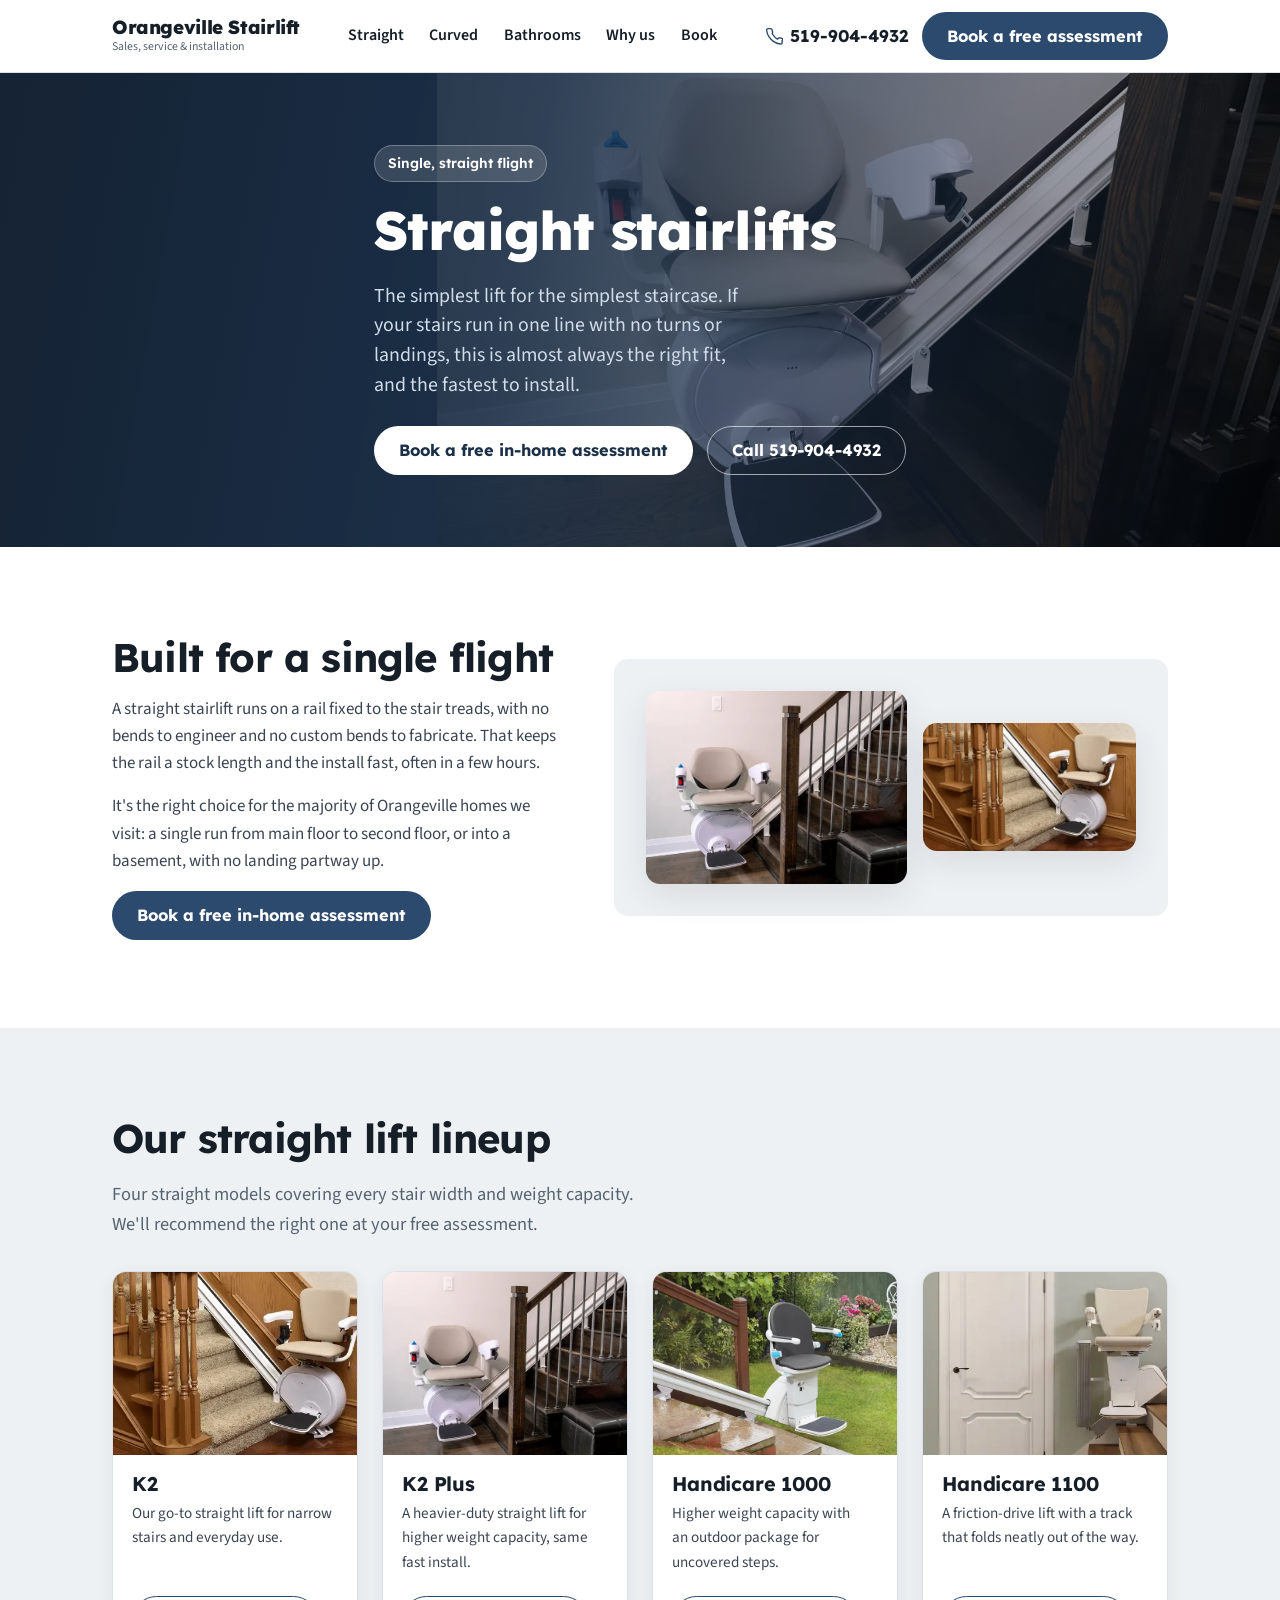
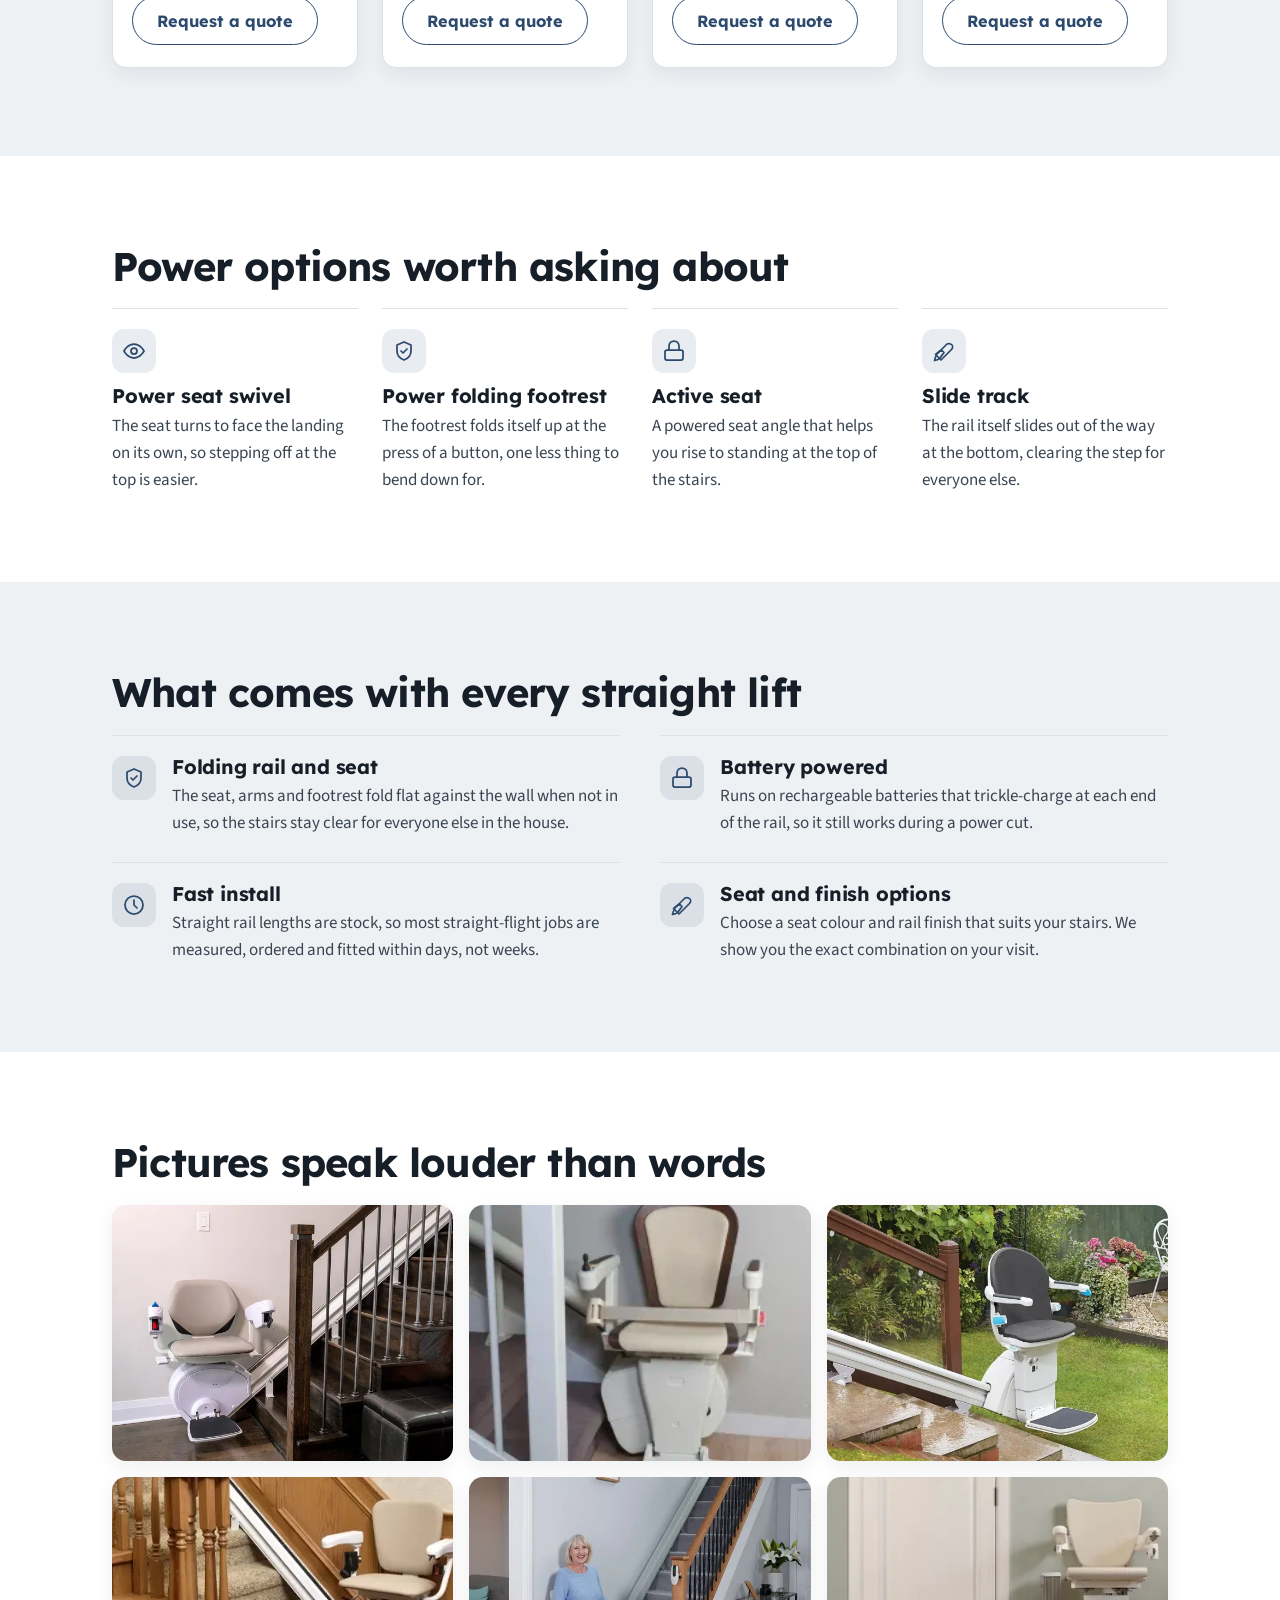
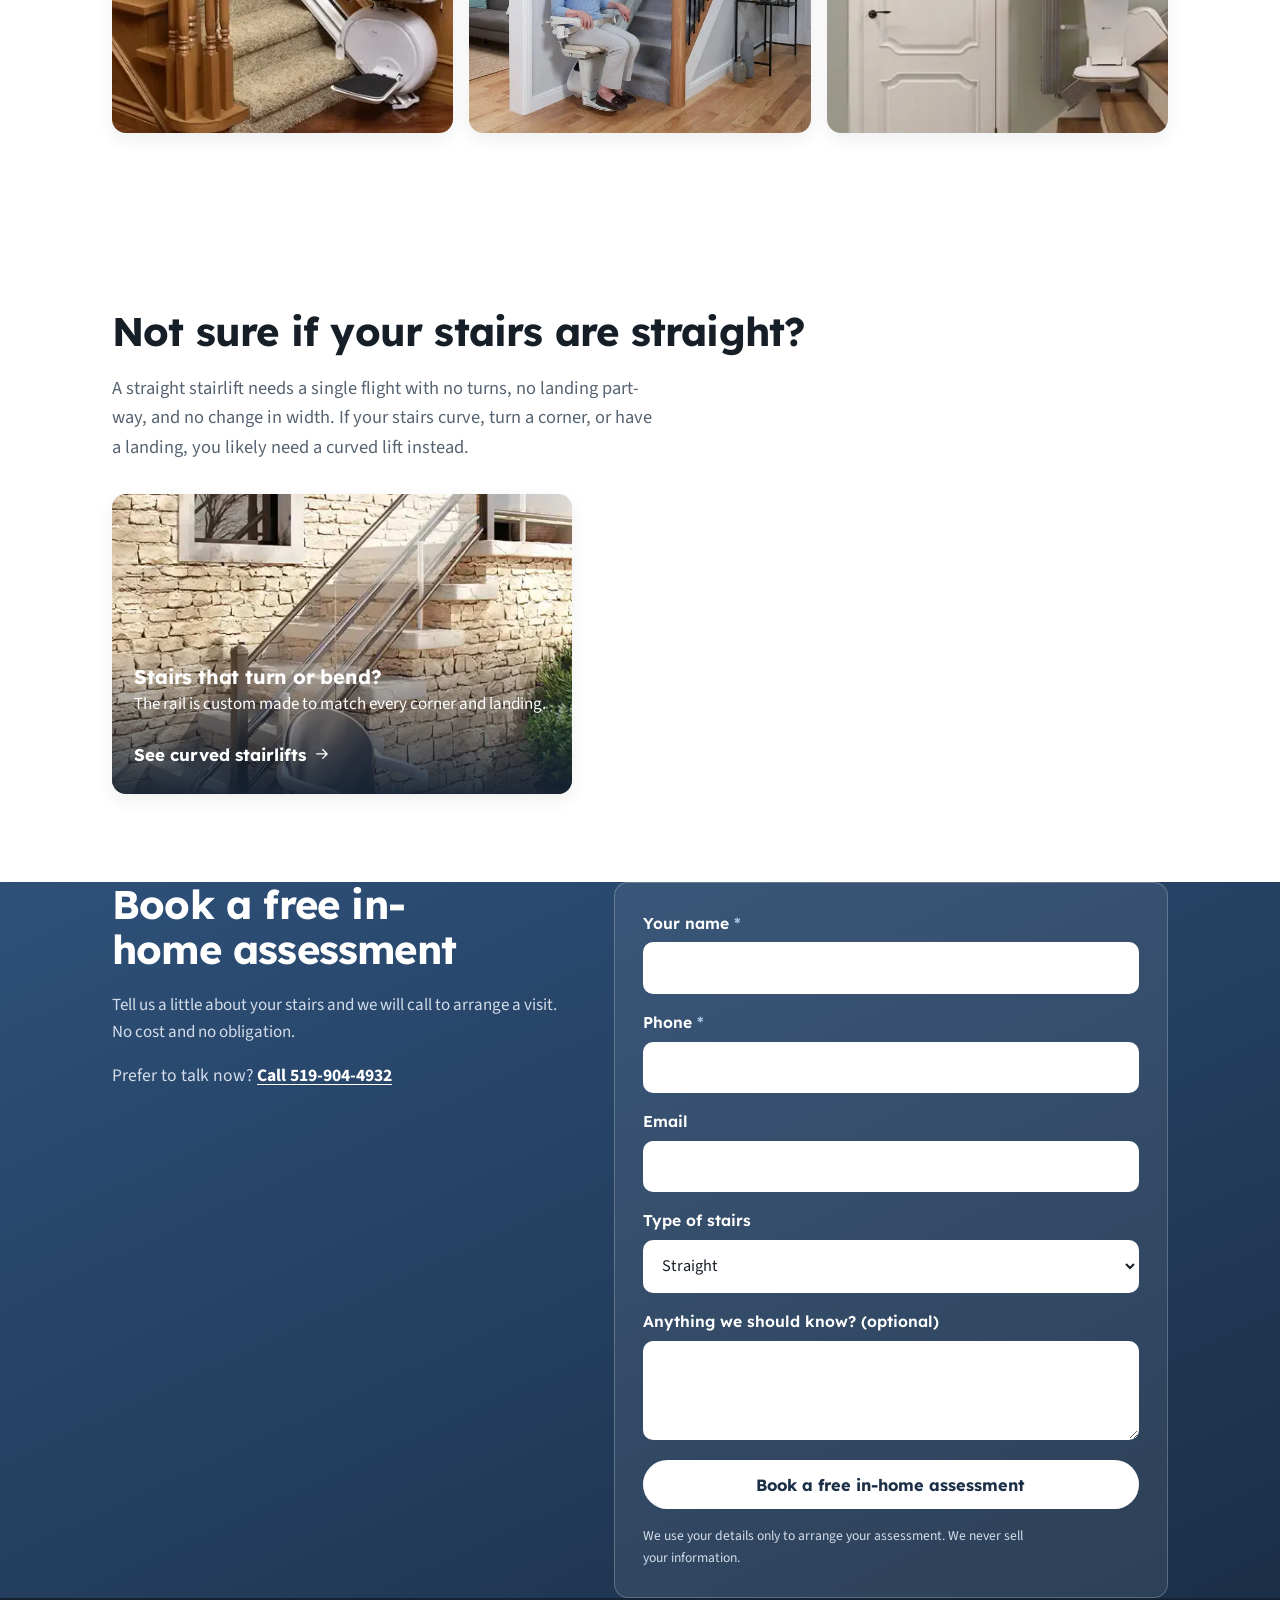
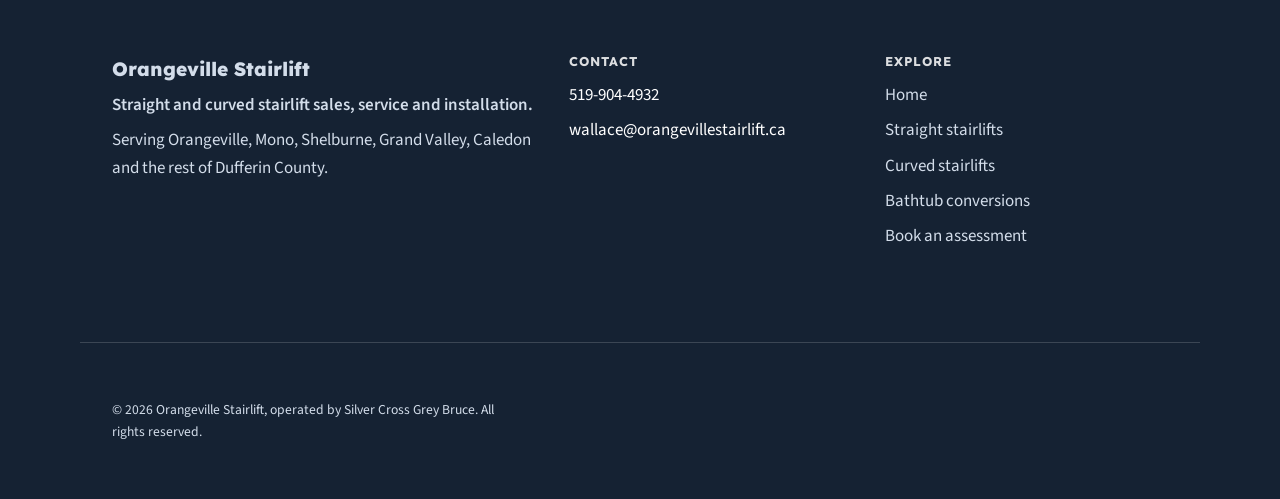
<file: straight-stairlifts.html>
<!DOCTYPE html>
<html lang="en-CA">
<head>
<meta charset="utf-8">
<meta name="viewport" content="width=device-width, initial-scale=1">
<title>Straight Stairlifts | Orangeville Stairlift</title>
<meta name="description" content="Straight stairlifts for a single flight of stairs, sold, installed and serviced locally in Orangeville and Dufferin County. Free in-home assessment.">
<meta name="theme-color" content="#1b2f47">
<link rel="icon" type="image/svg+xml" href="favicon.svg">
<link rel="icon" type="image/png" sizes="48x48" href="favicon-48.png">
<link rel="icon" type="image/png" sizes="192x192" href="favicon-192.png">
<link rel="apple-touch-icon" href="apple-touch-icon.png">
<link rel="canonical" href="https://orangevillestairlift.ca/straight-stairlifts">
<meta property="og:type" content="website">
<meta property="og:site_name" content="Orangeville Stairlift">
<meta property="og:locale" content="en_CA">
<meta property="og:title" content="Straight Stairlifts | Orangeville Stairlift">
<meta property="og:description" content="Straight stairlifts for a single flight of stairs, sold, installed and serviced locally in Orangeville and Dufferin County. Free in-home assessment.">
<meta property="og:url" content="https://orangevillestairlift.ca/straight-stairlifts">
<meta property="og:image" content="https://orangevillestairlift.ca/images/straight-lady.webp">
<meta name="twitter:card" content="summary_large_image">
<link rel="stylesheet" href="styles.css">
<script src="tracking.js" defer></script>
</head>
<body>
<a class="skip" href="#main">Skip to content</a>

<!-- ===== Header ===== -->
<header class="site-header">
  <div class="wrap nav">
    <a class="brand" href="./">
      <b>Orangeville Stairlift</b>
      <span>Sales, service &amp; installation</span>
    </a>
    <nav class="nav-links" aria-label="Primary">
      <a href="straight-stairlifts" aria-current="page">Straight</a>
      <a href="curved-stairlifts">Curved</a>
      <a href="bathrooms">Bathrooms</a>
      <a href="./#why">Why us</a>
      <a href="#book">Book</a>
    </nav>
    <div class="nav-actions">
      <a class="nav-phone" href="tel:+15199044932" aria-label="Call 519-904-4932">
        <svg viewBox="0 0 24 24" fill="none" stroke="currentColor" stroke-width="1.75" stroke-linecap="round" stroke-linejoin="round" aria-hidden="true"><path d="M22 16.9v3a2 2 0 0 1-2.2 2 19.8 19.8 0 0 1-8.6-3.1 19.5 19.5 0 0 1-6-6A19.8 19.8 0 0 1 2.1 4.2 2 2 0 0 1 4.1 2h3a2 2 0 0 1 2 1.7c.1.9.3 1.8.6 2.6a2 2 0 0 1-.5 2.1L10 9.6a16 16 0 0 0 6 6l1.2-1.2a2 2 0 0 1 2.1-.4c.8.3 1.7.5 2.6.6a2 2 0 0 1 1.7 2Z"/></svg>
        <span>519-904-4932</span>
      </a>
      <a class="btn btn--solid nav-book" href="#book">Book a free assessment</a>
      <details class="m-menu">
        <summary aria-label="Open menu">
          <svg viewBox="0 0 24 24" fill="none" stroke="currentColor" stroke-width="1.75" stroke-linecap="round" aria-hidden="true"><path d="M4 7h16M4 12h16M4 17h16"/></svg>
        </summary>
        <div class="m-panel">
          <a href="straight-stairlifts">Straight stairlifts</a>
          <a href="curved-stairlifts">Curved stairlifts</a>
          <a href="bathrooms">Bathtub conversions</a>
          <a href="./#why">Why us</a>
          <a href="#book">Book a free assessment</a>
          <a href="tel:+15199044932">Call 519-904-4932</a>
        </div>
      </details>
    </div>
  </div>
</header>

<main id="main">

  <!-- ===== Hero (full-bleed video) ===== -->
  <section class="hero-photo hero-photo--sub">
    <video class="hero-bg" poster="images/straight-lady.webp" autoplay muted loop playsinline aria-hidden="true">
      <source src="images/hero.webm" type="video/webm">
    </video>
    <div class="scrim"></div>
    <div class="wrap">
      <div class="hero-inner">
        <span class="hero-badge">Single, straight flight</span>
        <h1>Straight stairlifts</h1>
        <p class="lead">The simplest lift for the simplest staircase. If your stairs run in one line with no turns or landings, this is almost always the right fit, and the fastest to install.</p>
        <div class="hero-actions">
          <a class="btn btn--onband" href="#book">Book a free in-home assessment</a>
          <a class="btn btn--ghostband" href="tel:+15199044932">Call 519-904-4932</a>
        </div>
      </div>
    </div>
  </section>

  <!-- ===== Overview + gallery ===== -->
  <section class="section">
    <div class="wrap split split--rev">
      <div class="split-copy">
        <h2>Built for a single flight</h2>
        <p>A straight stairlift runs on a rail fixed to the stair treads, with no bends to engineer and no custom bends to fabricate. That keeps the rail a stock length and the install fast, often in a few hours.</p>
        <p>It's the right choice for the majority of Orangeville homes we visit: a single run from main floor to second floor, or into a basement, with no landing partway up.</p>
        <a class="btn btn--solid" href="#book">Book a free in-home assessment</a>
      </div>
      <div class="split-media split-media--gallery">
        <img src="images/straight.webp" alt="A beige straight stairlift beside a dark wood staircase" loading="lazy" width="640" height="473">
        <img src="images/straight-closeup.webp" alt="A stairlift with a beige seat matched to a golden oak staircase" loading="lazy" width="500" height="300">
      </div>
    </div>
  </section>

  <!-- ===== Product lineup ===== -->
  <section class="section mist">
    <div class="wrap">
      <h2>Our straight lift lineup</h2>
      <p class="section-lead">Four straight models covering every stair width and weight capacity. We'll recommend the right one at your free assessment.</p>
      <div class="product-grid">
        <div class="product-card">
          <img src="images/straight-closeup.webp" alt="A stairlift with a beige seat matched to a golden oak staircase" loading="lazy" width="500" height="300">
          <div class="product-body">
            <h3>K2</h3>
            <p>Our go-to straight lift for narrow stairs and everyday use.</p>
            <a class="btn btn--ghost" href="#book">Request a quote</a>
          </div>
        </div>
        <div class="product-card">
          <img src="images/straight.webp" alt="A beige straight stairlift beside a dark wood staircase" loading="lazy" width="640" height="473">
          <div class="product-body">
            <h3>K2 Plus</h3>
            <p>A heavier-duty straight lift for higher weight capacity, same fast install.</p>
            <a class="btn btn--ghost" href="#book">Request a quote</a>
          </div>
        </div>
        <div class="product-card">
          <img src="images/outdoor-garden.webp" alt="A straight stairlift installed on outdoor garden steps" loading="lazy" width="640" height="470">
          <div class="product-body">
            <h3>Handicare 1000</h3>
            <p>Higher weight capacity with an outdoor package for uncovered steps.</p>
            <a class="btn btn--ghost" href="#book">Request a quote</a>
          </div>
        </div>
        <div class="product-card">
          <img src="images/folded-door.webp" alt="A stairlift folded flat beside a white interior door" loading="lazy" width="500" height="300">
          <div class="product-body">
            <h3>Handicare 1100</h3>
            <p>A friction-drive lift with a track that folds neatly out of the way.</p>
            <a class="btn btn--ghost" href="#book">Request a quote</a>
          </div>
        </div>
      </div>
    </div>
  </section>

  <!-- ===== Power features ===== -->
  <section class="section">
    <div class="wrap">
      <h2>Power options worth asking about</h2>
      <div class="why-grid power-grid">
        <div class="why-item">
          <span class="why-ic"><svg viewBox="0 0 24 24" fill="none" stroke="currentColor" stroke-width="1.75" stroke-linecap="round" stroke-linejoin="round" aria-hidden="true"><path d="M2 12s3.5-7 10-7 10 7 10 7-3.5 7-10 7-10-7-10-7Z"/><circle cx="12" cy="12" r="3"/></svg></span>
          <div><h3>Power seat swivel</h3><p>The seat turns to face the landing on its own, so stepping off at the top is easier.</p></div>
        </div>
        <div class="why-item">
          <span class="why-ic"><svg viewBox="0 0 24 24" fill="none" stroke="currentColor" stroke-width="1.75" stroke-linecap="round" stroke-linejoin="round" aria-hidden="true"><path d="M12 3l7 3v6c0 4.5-3 7.5-7 9-4-1.5-7-4.5-7-9V6l7-3Z"/><path d="M9 12l2 2 4-4"/></svg></span>
          <div><h3>Power folding footrest</h3><p>The footrest folds itself up at the press of a button, one less thing to bend down for.</p></div>
        </div>
        <div class="why-item">
          <span class="why-ic"><svg viewBox="0 0 24 24" fill="none" stroke="currentColor" stroke-width="1.75" stroke-linecap="round" stroke-linejoin="round" aria-hidden="true"><rect x="3" y="11" width="18" height="10" rx="2"/><path d="M7 11V7a5 5 0 0 1 10 0v4"/></svg></span>
          <div><h3>Active seat</h3><p>A powered seat angle that helps you rise to standing at the top of the stairs.</p></div>
        </div>
        <div class="why-item">
          <span class="why-ic"><svg viewBox="0 0 24 24" fill="none" stroke="currentColor" stroke-width="1.75" stroke-linecap="round" stroke-linejoin="round" aria-hidden="true"><path d="M4.5 16.5c-1.5 1.5-2 5-2 5s3.5-.5 5-2c.8-.8 1.9-2.2 2.7-3.4l1.8-2.6-2.5-2.5-2.6 1.8c-1.2.8-2.6 1.9-3.4 2.7Z"/><path d="M15 5s3-1 5 1-1 5-1 5L9 21l-5-5 10-10Z"/></svg></span>
          <div><h3>Slide track</h3><p>The rail itself slides out of the way at the bottom, clearing the step for everyone else.</p></div>
        </div>
      </div>
    </div>
  </section>

  <!-- ===== Features ===== -->
  <section class="section mist">
    <div class="wrap">
      <h2>What comes with every straight lift</h2>
      <div class="why-grid">
        <div class="why-item">
          <span class="why-ic"><svg viewBox="0 0 24 24" fill="none" stroke="currentColor" stroke-width="1.75" stroke-linecap="round" stroke-linejoin="round" aria-hidden="true"><path d="M12 3l7 3v6c0 4.5-3 7.5-7 9-4-1.5-7-4.5-7-9V6l7-3Z"/><path d="M9 12l2 2 4-4"/></svg></span>
          <div><h3>Folding rail and seat</h3><p>The seat, arms and footrest fold flat against the wall when not in use, so the stairs stay clear for everyone else in the house.</p></div>
        </div>
        <div class="why-item">
          <span class="why-ic"><svg viewBox="0 0 24 24" fill="none" stroke="currentColor" stroke-width="1.75" stroke-linecap="round" stroke-linejoin="round" aria-hidden="true"><rect x="3" y="11" width="18" height="10" rx="2"/><path d="M7 11V7a5 5 0 0 1 10 0v4"/></svg></span>
          <div><h3>Battery powered</h3><p>Runs on rechargeable batteries that trickle-charge at each end of the rail, so it still works during a power cut.</p></div>
        </div>
        <div class="why-item">
          <span class="why-ic"><svg viewBox="0 0 24 24" fill="none" stroke="currentColor" stroke-width="1.75" stroke-linecap="round" stroke-linejoin="round" aria-hidden="true"><circle cx="12" cy="12" r="9"/><path d="M12 7v5l3 3"/></svg></span>
          <div><h3>Fast install</h3><p>Straight rail lengths are stock, so most straight-flight jobs are measured, ordered and fitted within days, not weeks.</p></div>
        </div>
        <div class="why-item">
          <span class="why-ic"><svg viewBox="0 0 24 24" fill="none" stroke="currentColor" stroke-width="1.75" stroke-linecap="round" stroke-linejoin="round" aria-hidden="true"><path d="M4.5 16.5c-1.5 1.5-2 5-2 5s3.5-.5 5-2c.8-.8 1.9-2.2 2.7-3.4l1.8-2.6-2.5-2.5-2.6 1.8c-1.2.8-2.6 1.9-3.4 2.7Z"/><path d="M15 5s3-1 5 1-1 5-1 5L9 21l-5-5 10-10Z"/></svg></span>
          <div><h3>Seat and finish options</h3><p>Choose a seat colour and rail finish that suits your stairs. We show you the exact combination on your visit.</p></div>
        </div>
      </div>
    </div>
  </section>

  <!-- ===== Gallery ===== -->
  <section class="section">
    <div class="wrap">
      <h2>Pictures speak louder than words</h2>
      <div class="gallery-grid">
        <img src="images/straight.webp" alt="A beige straight stairlift beside a dark wood staircase" loading="lazy" width="640" height="473">
        <img src="images/straight-highend.webp" alt="A cream stairlift folded compactly at the foot of the stairs" loading="lazy" width="256" height="393">
        <img src="images/outdoor-garden.webp" alt="A straight stairlift installed on outdoor garden steps" loading="lazy" width="640" height="470">
        <img src="images/straight-closeup.webp" alt="A stairlift with a beige seat matched to a golden oak staircase" loading="lazy" width="500" height="300">
        <img src="images/straight-lady.webp" alt="A woman seated comfortably on her stairlift at the foot of a carpeted staircase" loading="lazy" width="640" height="474">
        <img src="images/folded-door.webp" alt="A stairlift folded flat beside a white interior door" loading="lazy" width="500" height="300">
      </div>
    </div>
  </section>

  <!-- ===== Straight vs curved reminder ===== -->
  <section class="section">
    <div class="wrap">
      <h2>Not sure if your stairs are straight?</h2>
      <p class="section-lead">A straight stairlift needs a single flight with no turns, no landing part-way, and no change in width. If your stairs curve, turn a corner, or have a landing, you likely need a curved lift instead.</p>
      <a class="choose-card choose-card--photo choose-card--inline" href="curved-stairlifts">
        <img src="images/curved-outside.webp" alt="A twin-rail curved stairlift on outdoor stone steps" loading="lazy" width="640" height="843">
        <div class="cc-body">
          <h3>Stairs that turn or bend?</h3>
          <p>The rail is custom made to match every corner and landing.</p>
          <span class="choose-go">See curved stairlifts
            <svg viewBox="0 0 24 24" fill="none" stroke="currentColor" stroke-width="1.75" stroke-linecap="round" stroke-linejoin="round" aria-hidden="true"><path d="M5 12h14M13 6l6 6-6 6"/></svg>
          </span>
        </div>
      </a>
    </div>
  </section>

  <!-- ===== Book / assessment ===== -->
  <section class="band cta" id="book">
    <div class="wrap cta-grid">
      <div class="cta-copy">
        <h2>Book a free in-home assessment</h2>
        <p>Tell us a little about your stairs and we will call to arrange a visit. No cost and no obligation.</p>
        <p class="cta-phone">Prefer to talk now? <a href="tel:+15199044932">Call 519-904-4932</a></p>
      </div>
      <!-- This form needs a handler to actually send. See README (Formspree or Cloudflare Pages Forms). -->
      <form class="form" action="https://formspree.io/f/xeebwbpz" method="post">
        <input type="hidden" name="_subject" value="New booking request from orangevillestairlift.ca">
        <input type="text" name="_gotcha" style="display:none" tabindex="-1" autocomplete="off" aria-hidden="true">
        <div class="field">
          <label for="name">Your name <span class="req" aria-hidden="true">*</span></label>
          <input id="name" name="name" type="text" autocomplete="name" required>
        </div>
        <div class="field">
          <label for="phone">Phone <span class="req" aria-hidden="true">*</span></label>
          <input id="phone" name="phone" type="tel" autocomplete="tel" required>
        </div>
        <div class="field">
          <label for="email">Email</label>
          <input id="email" name="email" type="email" autocomplete="email">
        </div>
        <div class="field">
          <label for="stairs">Type of stairs</label>
          <select id="stairs" name="stairs">
            <option>Straight</option>
            <option>Curved or with a landing</option>
            <option>Not sure yet</option>
          </select>
        </div>
        <div class="field">
          <label for="msg">Anything we should know? (optional)</label>
          <textarea id="msg" name="msg" rows="3"></textarea>
        </div>
        <button class="btn btn--onband" type="submit">Book a free in-home assessment</button>
        <p class="form-fine">We use your details only to arrange your assessment. We never sell your information.</p>
      </form>
    </div>
  </section>

</main>

<!-- ===== Footer ===== -->
<footer class="footer">
  <div class="wrap footer-grid">
    <div>
      <p class="foot-brand">Orangeville Stairlift</p>
      <p class="foot-sub">Straight and curved stairlift sales, service and installation.</p>
      <p>Serving Orangeville, Mono, Shelburne, Grand Valley, Caledon and the rest of Dufferin County.</p>
    </div>
    <div>
      <h4>Contact</h4>
      <p><a href="tel:+15199044932">519-904-4932</a></p>
      <p><a href="mailto:wallace@orangevillestairlift.ca">wallace@orangevillestairlift.ca</a></p>
    </div>
    <nav aria-label="Footer">
      <h4>Explore</h4>
      <a href="./">Home</a>
      <a href="straight-stairlifts">Straight stairlifts</a>
      <a href="curved-stairlifts">Curved stairlifts</a>
          <a href="bathrooms">Bathtub conversions</a>
      <a href="#book">Book an assessment</a>
    </nav>
  </div>
  <div class="wrap foot-legal">
    <p>&copy; 2026 Orangeville Stairlift, operated by Silver Cross Grey Bruce. All rights reserved.</p>
  </div>
</footer>

<!-- Mobile sticky call bar -->
<a class="callbar" href="tel:+15199044932">
  <svg viewBox="0 0 24 24" fill="none" stroke="currentColor" stroke-width="1.75" stroke-linecap="round" stroke-linejoin="round" aria-hidden="true"><path d="M22 16.9v3a2 2 0 0 1-2.2 2 19.8 19.8 0 0 1-8.6-3.1 19.5 19.5 0 0 1-6-6A19.8 19.8 0 0 1 2.1 4.2 2 2 0 0 1 4.1 2h3a2 2 0 0 1 2 1.7c.1.9.3 1.8.6 2.6a2 2 0 0 1-.5 2.1L10 9.6a16 16 0 0 0 6 6l1.2-1.2a2 2 0 0 1 2.1-.4c.8.3 1.7.5 2.6.6a2 2 0 0 1 1.7 2Z"/></svg>
  Call 519-904-4932
</a>

<script type="application/ld+json">
{
  "@context": "https://schema.org",
  "@type": "Service",
  "serviceType": "Stairlift sales and installation",
  "name": "Straight Stairlift Installation",
  "description": "Sales, service and installation of straight stairlifts for single-flight staircases in Orangeville and Dufferin County.",
  "image": "https://orangevillestairlift.ca/images/straight-lady.webp",
  "provider": { "@type": "LocalBusiness", "name": "Orangeville Stairlift", "telephone": "+1-519-904-4932", "url": "https://orangevillestairlift.ca/" },
  "areaServed": ["Orangeville","Mono","Shelburne","Grand Valley","Caledon","Dufferin County"],
  "url": "https://orangevillestairlift.ca/straight-stairlifts"
}
</script>
<script type="application/ld+json">
{
  "@context": "https://schema.org",
  "@type": "BreadcrumbList",
  "itemListElement": [
    { "@type": "ListItem", "position": 1, "name": "Home", "item": "https://orangevillestairlift.ca/" },
    { "@type": "ListItem", "position": 2, "name": "Straight Stairlifts", "item": "https://orangevillestairlift.ca/straight-stairlifts" }
  ]
}
</script>
<script src="script.js" defer></script>
</body>
</html>
</file>
<file: styles.css>
/* Orangeville Stairlift - design system
   Plain HTML + CSS, no build step, opens offline.
   Brand: deep navy committed to full bands. One accent, locked.
   Type: Lexend (headings) + Source Sans 3 (body), self-hosted for offline + reading ease.
   Radius rule: buttons = pill, cards/panels = 14px, inputs = 10px.
   Motion: subtle, reduced-motion safe. */

/* ---------- Fonts (self-hosted, offline) ---------- */
@font-face{font-family:"Lexend";font-style:normal;font-weight:400;font-display:swap;src:url("fonts/lexend-latin-400-normal.woff2") format("woff2")}
@font-face{font-family:"Lexend";font-style:normal;font-weight:600;font-display:swap;src:url("fonts/lexend-latin-600-normal.woff2") format("woff2")}
@font-face{font-family:"Lexend";font-style:normal;font-weight:700;font-display:swap;src:url("fonts/lexend-latin-700-normal.woff2") format("woff2")}
@font-face{font-family:"Lexend";font-style:normal;font-weight:800;font-display:swap;src:url("fonts/lexend-latin-800-normal.woff2") format("woff2")}
@font-face{font-family:"Source Sans 3";font-style:normal;font-weight:400;font-display:swap;src:url("fonts/source-sans-3-latin-400-normal.woff2") format("woff2")}
@font-face{font-family:"Source Sans 3";font-style:normal;font-weight:600;font-display:swap;src:url("fonts/source-sans-3-latin-600-normal.woff2") format("woff2")}
@font-face{font-family:"Source Sans 3";font-style:normal;font-weight:700;font-display:swap;src:url("fonts/source-sans-3-latin-700-normal.woff2") format("woff2")}

/* ---------- Tokens ---------- */
:root{
  --font-head:"Lexend", system-ui, -apple-system, "Segoe UI", Roboto, Arial, sans-serif;
  --font-body:"Source Sans 3", system-ui, -apple-system, "Segoe UI", Roboto, Arial, sans-serif;
  --wrap:1120px;

  --paper:#ffffff;
  --mist:#eef1f4;
  --surface:#ffffff;
  --ink:#161e28;
  --body:#3a4552;
  --muted:#566371;
  --line:#dbe1e8;
  --accent:#2c4a6e;
  --accent-2:#1b2f47;
  --ring:#1b2f47;

  /* brand bands stay navy in both themes */
  --band:linear-gradient(155deg,#2e5079 0%,#1b2f47 100%);
  --band-deep:#152233;
  --on-band:#ffffff;
  --on-band-soft:#d3ddea;

  --r-card:14px;
  --r-input:10px;
  --shadow:0 12px 34px rgba(15,25,40,.10);
  --shadow-soft:0 6px 18px rgba(15,25,40,.07);
}
@media (prefers-color-scheme:dark){
  :root{
    --paper:#0d1218;
    --mist:#131a22;
    --surface:#171f29;
    --ink:#e9edf2;
    --body:#bcc4cf;
    --muted:#8f9aa8;
    --line:#262f3b;
    --accent:#7ea6d6;
    --accent-2:#7ea6d6;
    --ring:#a9c4e6;
    --shadow:0 14px 36px rgba(0,0,0,.5);
    --shadow-soft:0 6px 18px rgba(0,0,0,.4);
  }
}

/* ---------- Base ---------- */
*{box-sizing:border-box}
html{-webkit-text-size-adjust:100%}
@media (prefers-reduced-motion:no-preference){html{scroll-behavior:smooth}}
body{
  margin:0;background:var(--paper);color:var(--body);
  font-family:var(--font-body);font-size:1.0625rem;line-height:1.6;
  -webkit-font-smoothing:antialiased;text-rendering:optimizeLegibility;
}
img{max-width:100%;display:block}
h1,h2,h3,h4{font-family:var(--font-head);color:var(--ink);margin:0 0 .5em;line-height:1.12;letter-spacing:-.02em;text-wrap:balance}
h1{font-size:clamp(2.1rem,5vw,3.35rem);font-weight:800}
h2{font-size:clamp(1.7rem,3.6vw,2.5rem);font-weight:700}
h3{font-size:1.24rem;font-weight:700;letter-spacing:-.01em}
h4{font-size:.95rem;font-weight:700;letter-spacing:.01em}
p{margin:0 0 1rem;max-width:66ch;text-wrap:pretty}
a{color:var(--accent);text-underline-offset:3px}
strong{color:var(--ink)}
:focus-visible{outline:3px solid var(--ring);outline-offset:3px;border-radius:8px}
/* navy ring is invisible on navy bands; use the light ring there */
.band :focus-visible,.hero-photo :focus-visible,.footer :focus-visible,.callbar:focus-visible{outline-color:#a9c4e6}

.wrap{max-width:var(--wrap);margin-inline:auto;padding-inline:clamp(1rem,4vw,2rem)}
.section{padding-block:clamp(3.25rem,7vw,5.5rem)}
.section.mist{background:var(--mist)}
.section-lead{font-size:1.15rem;color:var(--muted);max-width:60ch;margin-bottom:2rem}

.skip{position:absolute;left:-9999px;top:0;background:var(--accent);color:#fff;padding:.75rem 1rem;border-radius:0 0 10px 0;z-index:200}
.skip:focus{left:0}

/* ---------- Buttons ---------- */
.btn{
  display:inline-flex;align-items:center;justify-content:center;gap:.55rem;
  font-family:var(--font-head);font-weight:700;font-size:1.02rem;line-height:1;
  padding:.95rem 1.5rem;min-height:48px;border-radius:999px;border:1.5px solid transparent;
  text-decoration:none;cursor:pointer;white-space:nowrap;
  transition:transform .16s ease, background-color .16s ease, box-shadow .16s ease, border-color .16s ease;
}
.btn svg{width:1.15em;height:1.15em;flex:none}
.btn--solid{background:var(--accent);color:#fff}
.btn--solid:hover{background:var(--accent-2);box-shadow:var(--shadow-soft);transform:translateY(-1px)}
.btn--ghost{background:transparent;color:var(--accent);border-color:var(--accent)}
.btn--ghost:hover{background:rgba(44,74,110,.08)}
.btn--onband{background:#fff;color:#1b2f47}
.btn--onband:hover{background:#eaf0f7;box-shadow:0 8px 22px rgba(0,0,0,.18)}
.btn--ghostband{background:transparent;color:#fff;border-color:rgba(255,255,255,.6)}
.btn--ghostband:hover{background:rgba(255,255,255,.14)}
.btn:active{transform:translateY(1px)}
@media (prefers-reduced-motion:reduce){.btn{transition:none}}

/* ---------- Header / nav ---------- */
.site-header{position:sticky;top:0;z-index:100;background:color-mix(in srgb,var(--paper) 90%,transparent);backdrop-filter:saturate(140%) blur(10px);border-bottom:1px solid var(--line)}
.nav{display:flex;align-items:center;justify-content:space-between;gap:1rem;min-height:72px}
.brand{display:flex;flex-direction:column;line-height:1.05;text-decoration:none}
.brand b{font-family:var(--font-head);font-size:1.18rem;font-weight:800;color:var(--ink);letter-spacing:-.02em}
.brand span{font-size:.74rem;color:var(--muted);margin-top:3px}
.nav-links{display:flex;align-items:center;gap:1.6rem}
.nav-links a{color:var(--ink);text-decoration:none;font-weight:600;font-size:1rem}
.nav-links a:hover{color:var(--accent)}
.nav-actions{display:flex;align-items:center;gap:.9rem}
.nav-phone{display:inline-flex;align-items:center;gap:.4rem;color:var(--ink);text-decoration:none;font-weight:700;font-family:var(--font-head)}
.nav-phone svg{width:1.1em;height:1.1em;color:var(--accent)}
.m-menu{position:relative}
.m-menu>summary{list-style:none;display:inline-flex;align-items:center;justify-content:center;width:48px;height:48px;border:1.5px solid var(--line);border-radius:12px;cursor:pointer;color:var(--ink)}
.m-menu>summary::-webkit-details-marker{display:none}
.m-menu[open]>summary{background:var(--mist)}
.m-panel{position:absolute;right:0;top:calc(100% + .6rem);background:var(--surface);border:1px solid var(--line);border-radius:14px;box-shadow:var(--shadow);padding:.6rem;display:grid;gap:.2rem;min-width:240px}
.m-panel a{color:var(--ink);text-decoration:none;font-weight:600;padding:.7rem .8rem;border-radius:10px}
.m-panel a:hover{background:var(--mist)}
.m-menu{display:none}
@media (max-width:900px){
  .nav-links,.nav-book{display:none}
  .m-menu{display:block}
}
@media (max-width:420px){.nav-phone span{display:none}}

/* ---------- Bands ---------- */
.band{background:var(--band);color:var(--on-band)}
.band h1,.band h2,.band h3{color:var(--on-band)}
.band p{color:var(--on-band-soft)}

/* ---------- Hero ---------- */
.hero-badge{display:inline-flex;align-items:center;gap:.5rem;background:rgba(255,255,255,.14);border:1px solid rgba(255,255,255,.28);color:#fff;font-family:var(--font-head);font-weight:600;font-size:.86rem;padding:.4rem .8rem;border-radius:999px;margin-bottom:1.15rem}
.hero-badge svg{width:1em;height:1em}
.lead{font-size:1.24rem;line-height:1.5;max-width:34ch}
.hero-actions{display:flex;flex-wrap:wrap;gap:.85rem;margin-top:1.6rem}
@keyframes rise{from{opacity:0;transform:translateY(14px)}to{opacity:1;transform:none}}
@media (max-width:820px){
  .lead{max-width:60ch}
}

/* ---------- Chooser cards (inline cross-links) ---------- */
.choose-card{
  display:flex;flex-direction:column;gap:.3rem;text-decoration:none;color:var(--body);
  background:var(--surface);border:1px solid var(--line);border-radius:var(--r-card);
  padding:1.15rem;box-shadow:var(--shadow-soft);
  transition:transform .18s ease, box-shadow .18s ease, border-color .18s ease;
}
.choose-card h3{margin-bottom:.15em}
.choose-card p{margin-bottom:.5rem}
.choose-card:hover{transform:translateY(-3px);box-shadow:var(--shadow);border-color:rgba(44,74,110,.4)}
.choose-go{display:inline-flex;align-items:center;gap:.4rem;color:var(--accent);font-family:var(--font-head);font-weight:700;margin-top:.9rem}
.choose-go svg{width:1.05em;height:1.05em;transition:transform .18s ease}
.choose-card:hover .choose-go svg{transform:translateX(4px)}
@media (max-width:720px){.btn:active{transform:none}}
@media (prefers-reduced-motion:reduce){.choose-card,.choose-go svg{transition:none}}

/* ---------- Why ---------- */
.why-grid{display:grid;grid-template-columns:1fr 1fr;gap:1.5rem 2.5rem}
.why-item{display:flex;gap:1rem;padding-top:1.25rem;border-top:1px solid var(--line)}
.why-ic{flex:none;width:44px;height:44px;border-radius:12px;display:grid;place-items:center;background:rgba(44,74,110,.1);color:var(--accent)}
.why-ic svg{width:24px;height:24px}
.why-item h3{margin-bottom:.25em}
.why-item p{margin:0;color:var(--body)}
@media (max-width:720px){.why-grid{grid-template-columns:1fr;gap:0}}

/* ---------- Steps ---------- */
.steps-grid{list-style:none;margin:0;padding:0;display:grid;grid-template-columns:repeat(3,1fr);gap:1.75rem;counter-reset:step}
.step{position:relative}
.step-n{display:grid;place-items:center;width:44px;height:44px;border-radius:999px;background:var(--accent);color:#fff;font-family:var(--font-head);font-weight:800;font-size:1.15rem;margin-bottom:1rem}
.step h3{margin-bottom:.3em}
.step p{margin:0}
@media (max-width:720px){.steps-grid{grid-template-columns:1fr;gap:1.5rem}}

/* ---------- Quotes ---------- */
.quote-grid{display:grid;grid-template-columns:repeat(3,1fr);gap:1.5rem}
.quote{margin:0;background:var(--surface);border:1px solid var(--line);border-radius:var(--r-card);padding:1.5rem;box-shadow:var(--shadow-soft)}
.quote blockquote{margin:0 0 1rem;font-size:1.1rem;color:var(--ink);line-height:1.5}
.quote figcaption{font-family:var(--font-head);font-weight:600;color:var(--muted);font-size:.95rem}
@media (max-width:820px){.quote-grid{grid-template-columns:1fr}}

/* ---------- Book / CTA ---------- */
.cta-grid{display:grid;grid-template-columns:.9fr 1.1fr;gap:clamp(1.5rem,4vw,3rem);align-items:start}
.cta-phone{font-size:1.1rem;margin-top:1rem}
.cta-phone a{color:#fff;font-weight:700}
.form{background:rgba(255,255,255,.08);border:1px solid rgba(255,255,255,.22);border-radius:var(--r-card);padding:clamp(1.25rem,3vw,1.75rem);display:grid;gap:1rem}
.field{display:grid;gap:.4rem}
.field label{font-family:var(--font-head);font-weight:600;color:#fff;font-size:.98rem}
.req{color:#a9c4e6;text-decoration:none}
.field input,.field select,.field textarea{
  /* background is fixed white in both themes, so ink and UA controls must stay light-scheme */
  font-family:var(--font-body);font-size:1.02rem;color:#161e28;background:#fff;color-scheme:light;
  border:1px solid transparent;border-radius:var(--r-input);padding:.8rem .9rem;width:100%;
}
.field input:focus-visible,.field select:focus-visible,.field textarea:focus-visible{outline:3px solid #a9c4e6;outline-offset:2px}
.form .btn{margin-top:.25rem}
.form-fine{color:var(--on-band-soft);font-size:.85rem;margin:0}
.form-done{color:#fff;font-size:1.15rem;line-height:1.55;margin:0;padding-block:1rem}
.form-error{color:#fff;font-weight:600;margin:0}
.form button[disabled]{opacity:.7;cursor:wait}
@media (max-width:820px){.cta-grid{grid-template-columns:1fr}}

/* ---------- Footer ---------- */
.footer{background:var(--band-deep);color:#fff}
.footer .wrap{padding-block:clamp(2.5rem,5vw,3.5rem)}
.footer-grid{display:grid;grid-template-columns:1.5fr 1fr 1fr;gap:2rem}
.footer h4{color:#fff;text-transform:uppercase;font-size:.8rem;letter-spacing:.08em;margin-bottom:.9rem;opacity:.85}
.footer p{color:var(--on-band-soft);margin:0 0 .5rem}
.foot-brand{font-family:var(--font-head);font-weight:800;font-size:1.2rem;color:#fff}
.foot-sub{color:#fff;font-weight:600}
.footer a{color:#fff;text-decoration:none;display:block;margin-bottom:.5rem}
.footer nav a{color:var(--on-band-soft)}
.footer a:hover{text-decoration:underline}
.foot-legal{border-top:1px solid rgba(255,255,255,.16);padding-top:1.25rem;margin-top:1.75rem}
.foot-legal p{font-size:.85rem;color:var(--on-band-soft);margin:0}
@media (max-width:720px){.footer-grid{grid-template-columns:1fr;gap:1.75rem}}

/* ---------- Mobile call bar ---------- */
.callbar{display:none}
@media (max-width:720px){
  .callbar{
    display:flex;align-items:center;justify-content:center;gap:.5rem;
    position:fixed;left:0;right:0;bottom:0;z-index:150;
    background:var(--accent);color:#fff;text-decoration:none;
    font-family:var(--font-head);font-weight:700;font-size:1.1rem;
    padding:.95rem 1rem;padding-bottom:calc(.95rem + env(safe-area-inset-bottom));
    box-shadow:0 -6px 20px rgba(0,0,0,.18);
  }
  .callbar svg{width:1.2em;height:1.2em}
  body{padding-bottom:64px}
}

/* ===== v2: photo-forward ===== */
.hero-photo{position:relative;isolation:isolate;overflow:hidden;background:var(--accent-2)}
.hero-photo .hero-bg{position:absolute;inset:0;width:100%;height:100%;object-fit:cover;object-position:72% center;z-index:0}
video.hero-bg{pointer-events:none}
/* Show the whole video frame (no crop), anchored right; navy fills the rest.
   The left edge feathers into the navy so there is no visible seam. */
.hero-photo video.hero-bg{
  object-fit:contain;object-position:right center;
  -webkit-mask-image:linear-gradient(90deg,transparent 0,#000 22%);
  mask-image:linear-gradient(90deg,transparent 0,#000 22%);
}
@media (max-width:820px){
  .hero-photo video.hero-bg{object-fit:cover;object-position:center;-webkit-mask-image:none;mask-image:none}
}
.hero-photo .scrim{position:absolute;inset:0;z-index:1;background:linear-gradient(100deg,rgba(21,34,51,.96) 0%,rgba(27,47,71,.88) 40%,rgba(27,47,71,.48) 72%,rgba(27,47,71,.08) 100%)}
.hero-photo .wrap{position:relative;z-index:2}
.hero-inner{max-width:600px;color:#fff;padding-block:clamp(3.5rem,9vw,6.25rem)}
.hero-inner h1{color:#fff;margin-bottom:.4em}
.hero-inner .lead{color:var(--on-band-soft);max-width:38ch}
.hero-inner .hero-actions{margin-top:1.6rem}
@media (prefers-reduced-motion:no-preference){
  .hero-inner>*{animation:rise .6s cubic-bezier(.16,1,.3,1) both}
  .hero-inner>*:nth-child(2){animation-delay:.05s}
  .hero-inner>*:nth-child(3){animation-delay:.1s}
  .hero-inner>*:nth-child(4){animation-delay:.15s}
}
@media (max-width:820px){
  .hero-photo .scrim{background:linear-gradient(180deg,rgba(21,34,51,.4) 0%,rgba(21,34,51,.62) 42%,rgba(21,34,51,.94) 100%)}
  .hero-inner{max-width:none;padding-top:clamp(9rem,44vw,15rem)}
}

/* photo chooser cards */
.choose-card--photo{position:relative;overflow:hidden;padding:0;border:none;min-height:420px;display:flex;flex-direction:column;justify-content:flex-end;box-shadow:var(--shadow-soft)}
.choose-card--photo img{position:absolute;inset:0;width:100%;height:100%;object-fit:cover;object-position:center 25%;z-index:0;transition:transform .45s cubic-bezier(.16,1,.3,1)}
.choose-card--photo .cc-body{position:relative;z-index:1;width:100%;padding:1.75rem 1.4rem 1.5rem;color:#fff;background:linear-gradient(180deg,rgba(21,34,51,0) 0%,rgba(21,34,51,.55) 62%,rgba(21,34,51,.94) 100%)}
.choose-card--photo .cc-body h3,.choose-card--photo .cc-body p{color:#fff}
.choose-card--photo .choose-go{color:#fff}
.choose-card--photo:hover{transform:none}
.choose-card--photo:hover img{transform:scale(1.045)}
@media (prefers-reduced-motion:reduce){.choose-card--photo img{transition:none}}

/* split media band */
.split{display:grid;grid-template-columns:.9fr 1.1fr;gap:clamp(1.5rem,4vw,3rem);align-items:center}
.split-media{display:grid;grid-template-columns:1fr 1fr;gap:1rem;align-items:end;background:var(--mist);border-radius:var(--r-card);padding:clamp(1.25rem,3vw,2rem)}
.split-media img{width:100%;height:auto;border-radius:14px;box-shadow:var(--shadow)}
.split-media img:first-child{align-self:start;transform:translateY(1.5rem)}
.split-copy h2{margin-bottom:.4em}
@media (max-width:820px){.split{grid-template-columns:1fr}.split-media img:first-child{transform:none}}
@media (max-width:520px){.split-media{grid-template-columns:1fr}.split-media img:first-child{display:none}}

/* ===== v3: subpage hero + gallery + inline chooser ===== */
.hero-photo--sub{min-height:clamp(320px,44vw,460px);display:flex;align-items:flex-end}
.hero-photo--sub .hero-bg{object-position:center 20%}
.hero-photo--sub .hero-inner{padding-block:clamp(2.75rem,7vw,4.5rem)}

.split--rev .split-media{order:2}
@media (max-width:820px){.split--rev .split-media{order:-1}}

.split-media--gallery{grid-template-columns:1.1fr .9fr}
.split-media--gallery img:first-child{transform:none;align-self:center}
.split-media--gallery img:last-child{align-self:center}
.split-media--single{grid-template-columns:1fr}
.split-media--single img:first-child{transform:none;align-self:center}
@media (max-width:520px){.split-media--gallery img:first-child{display:block}}

.choose-card--inline{max-width:460px;min-height:300px}

/* ===== v4: feature grid, product cards, gallery ===== */
.feature-grid{display:grid;grid-template-columns:repeat(5,1fr);gap:1.25rem}
.feature-card{display:flex;flex-direction:column;gap:.15rem}
.feature-card img{width:100%;height:auto;aspect-ratio:4/3;object-fit:cover;border-radius:var(--r-card);margin-bottom:.85rem;box-shadow:var(--shadow-soft);display:block}
.feature-card h3{font-size:1.05rem;margin-bottom:.25em}
.feature-card p{margin:0;font-size:.92rem;color:var(--muted)}
@media (max-width:980px){.feature-grid{grid-template-columns:repeat(2,1fr)}}
@media (max-width:560px){.feature-grid{grid-template-columns:1fr}}

.product-grid{display:grid;grid-template-columns:repeat(4,1fr);gap:1.5rem;margin-top:2rem}
.product-grid--3{grid-template-columns:repeat(3,1fr)}
.product-grid--2{grid-template-columns:repeat(2,1fr);max-width:940px;margin-inline:auto}
.product-card{background:var(--surface);border:1px solid var(--line);border-radius:var(--r-card);overflow:hidden;box-shadow:var(--shadow-soft);display:flex;flex-direction:column;transition:transform .18s ease,box-shadow .18s ease}
.product-card img{width:100%;height:auto;aspect-ratio:4/3;object-fit:cover;display:block}
.product-body{padding:1.1rem 1.2rem 1.35rem;display:flex;flex-direction:column;flex:1}
.product-body h3{margin-bottom:.3em}
.product-body p{flex:1;font-size:.95rem}
.product-body .btn{align-self:flex-start;margin-top:.4rem}
.product-card:hover{transform:translateY(-3px);box-shadow:var(--shadow)}
.section-cta{margin-top:2.25rem;text-align:center}
@media (max-width:980px){.product-grid,.product-grid--3{grid-template-columns:repeat(2,1fr)}}
@media (max-width:620px){.product-grid,.product-grid--3{grid-template-columns:1fr}}

.gallery-grid{display:grid;grid-template-columns:repeat(3,1fr);gap:1rem}
.gallery-grid img{width:100%;height:100%;aspect-ratio:4/3;object-fit:cover;border-radius:var(--r-card);box-shadow:var(--shadow-soft)}
@media (max-width:780px){.gallery-grid{grid-template-columns:repeat(2,1fr)}}
@media (max-width:480px){.gallery-grid{grid-template-columns:1fr}}

/* ===== v5: straight vs curved chooser strip ===== */
.compare-strip{background:var(--mist);border-bottom:1px solid var(--line)}
.compare-inner{padding-block:clamp(2.25rem,5vw,3.5rem)}
.compare-copy{max-width:620px;margin-inline:auto;text-align:center}
.compare-copy h2{margin-bottom:.35em}
.compare-copy p{color:var(--muted);margin-inline:auto}
.compare-actions{display:flex;flex-wrap:wrap;justify-content:center;gap:.85rem;margin-top:1.35rem}

/* ===== v6: polish pass (impeccable) ===== */
/* Header lifts off the page once you scroll */
.site-header{transition:box-shadow .25s ease}
.site-header.scrolled{box-shadow:0 4px 18px rgba(15,25,40,.08)}

/* Gallery images respond to touch/hover, GPU transform only */
@media (prefers-reduced-motion:no-preference){
  .gallery-grid img{transition:transform .35s cubic-bezier(.16,1,.3,1), box-shadow .35s ease}
  .gallery-grid img:hover{transform:scale(1.02);box-shadow:var(--shadow)}
}

/* Scroll reveal: JS opts elements in; without JS everything is simply visible.
   Scoped to screen so unrevealed sections never print blank. */
@media screen and (prefers-reduced-motion:no-preference){
  .reveal{opacity:0;transform:translateY(14px);transition:opacity .55s cubic-bezier(.16,1,.3,1), transform .55s cubic-bezier(.16,1,.3,1);transition-delay:var(--reveal-delay,0s)}
  .reveal.in-view{opacity:1;transform:none}
}

/* Google rating line above reviews */
.rating-line{font-family:var(--font-head);font-weight:700;color:var(--ink);font-size:1.05rem;margin-bottom:1.75rem}
.rating-line .stars{color:var(--accent);letter-spacing:.15em;margin-right:.35rem}

/* FAQ accordion (native details/summary, no JS required) */
.faq-list{max-width:820px;border-top:1px solid var(--line)}
.faq{border-bottom:1px solid var(--line)}
.faq summary{list-style:none;cursor:pointer;display:flex;justify-content:space-between;align-items:center;gap:1rem;padding:1.1rem 0;font-family:var(--font-head);font-weight:700;color:var(--ink);font-size:1.08rem}
.faq summary::-webkit-details-marker{display:none}
.faq summary::after{content:"+";font-size:1.5rem;line-height:1;color:var(--accent);flex:none}
.faq[open] summary::after{content:"\2212"}
.faq p{margin:0 0 1.15rem;color:var(--body)}
.faq summary:hover{color:var(--accent)}

/* ===== v7: compact mobile — card grids become horizontal swipe rows ===== */
@media (max-width:820px){
  .section{padding-block:2.4rem}
  .section-lead{margin-bottom:1.4rem}
  .feature-grid,.product-grid,.product-grid--2,.product-grid--3,.gallery-grid,.quote-grid{
    display:flex;overflow-x:auto;gap:.9rem;
    scroll-snap-type:x mandatory;-webkit-overflow-scrolling:touch;
    scrollbar-width:thin;padding-bottom:.6rem;margin-top:1.25rem;
  }
  .feature-card,.product-card,.quote{flex:0 0 76%;scroll-snap-align:start}
  .feature-card{flex-basis:62%}
  .gallery-grid img{flex:0 0 72%;width:72%;scroll-snap-align:start}
  /* assessment-band photos: side by side instead of stacked */
  .split-media--gallery{grid-template-columns:1fr 1fr}
  .split-media--gallery img:first-child{display:block}
  .section-cta{margin-top:1.4rem}
}

/* Power options: one compact row so it reads differently from the why-grid */
.power-grid{grid-template-columns:repeat(4,1fr);gap:1.5rem}
.power-grid .why-item{flex-direction:column;gap:.75rem}
@media (max-width:980px){.power-grid{grid-template-columns:repeat(2,1fr)}}
@media (max-width:560px){.power-grid{grid-template-columns:1fr;gap:0}.power-grid .why-item{flex-direction:row;gap:1rem}}
</file>
